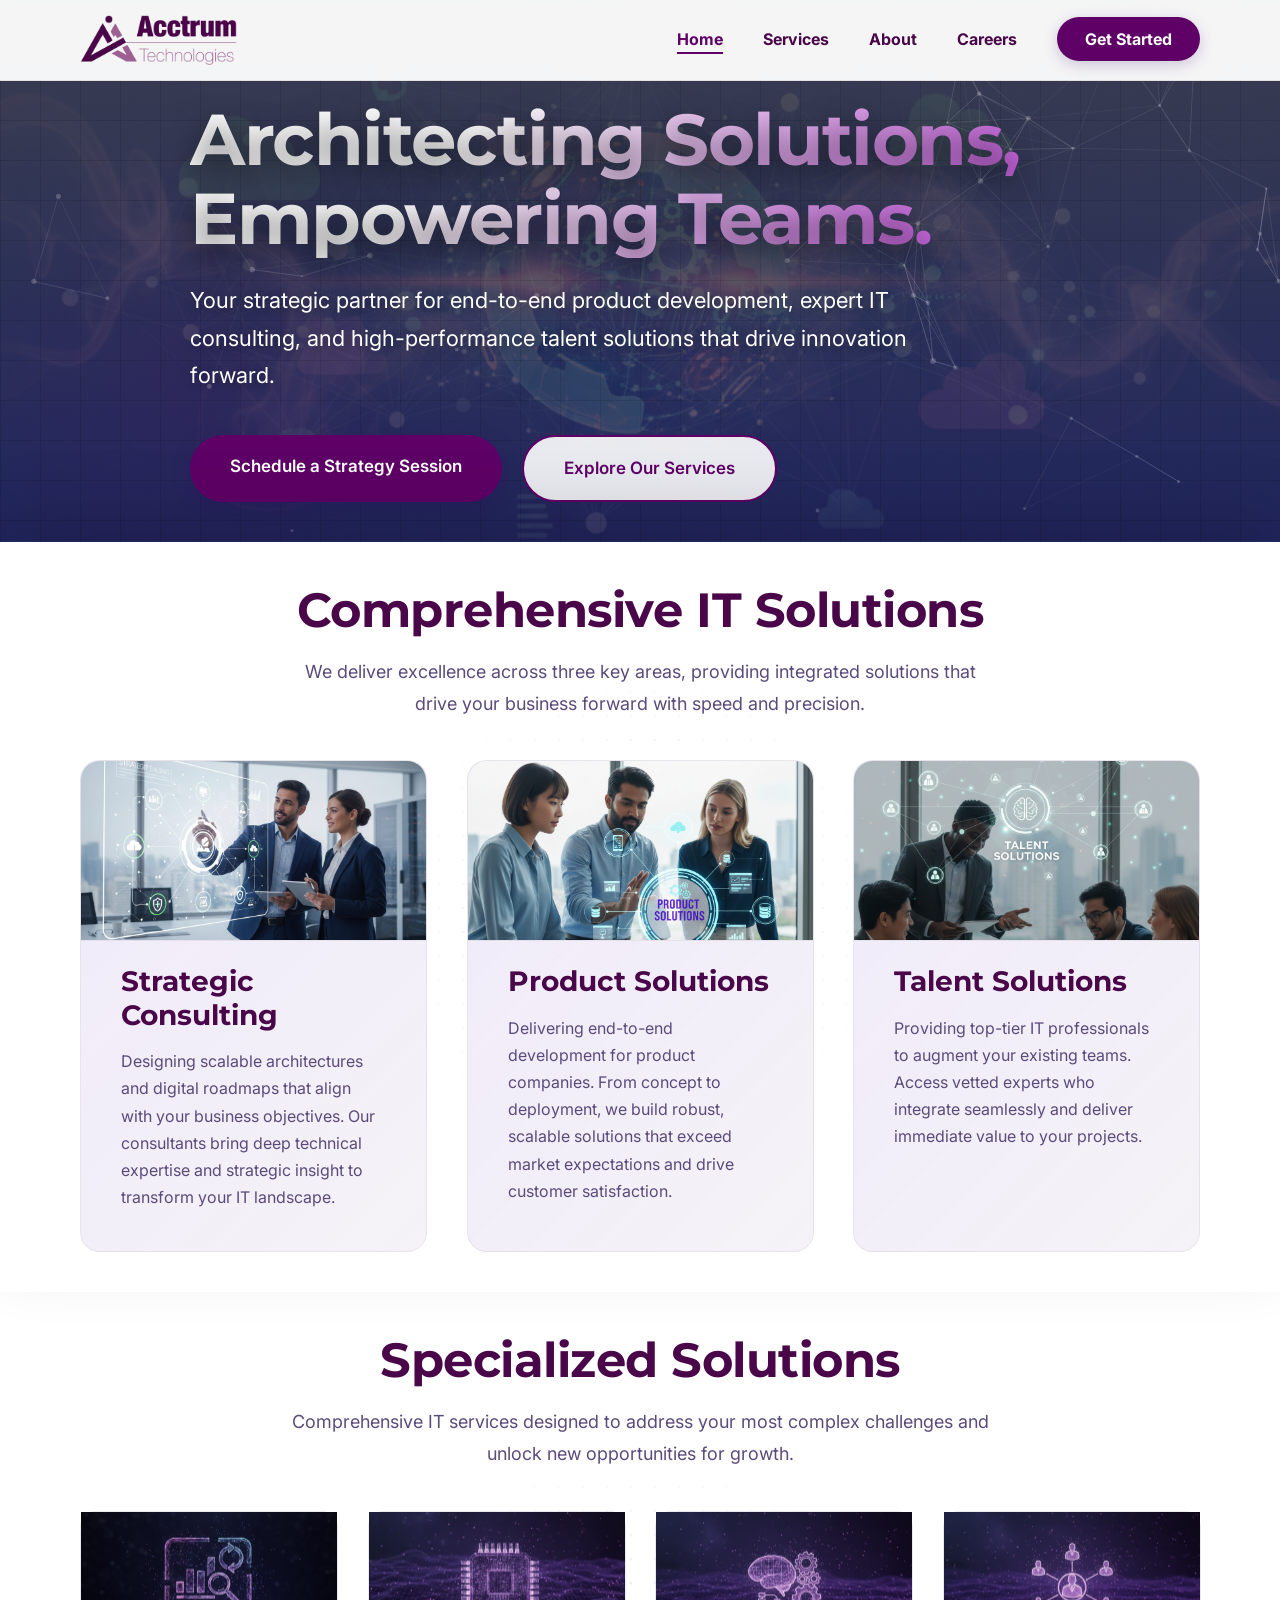
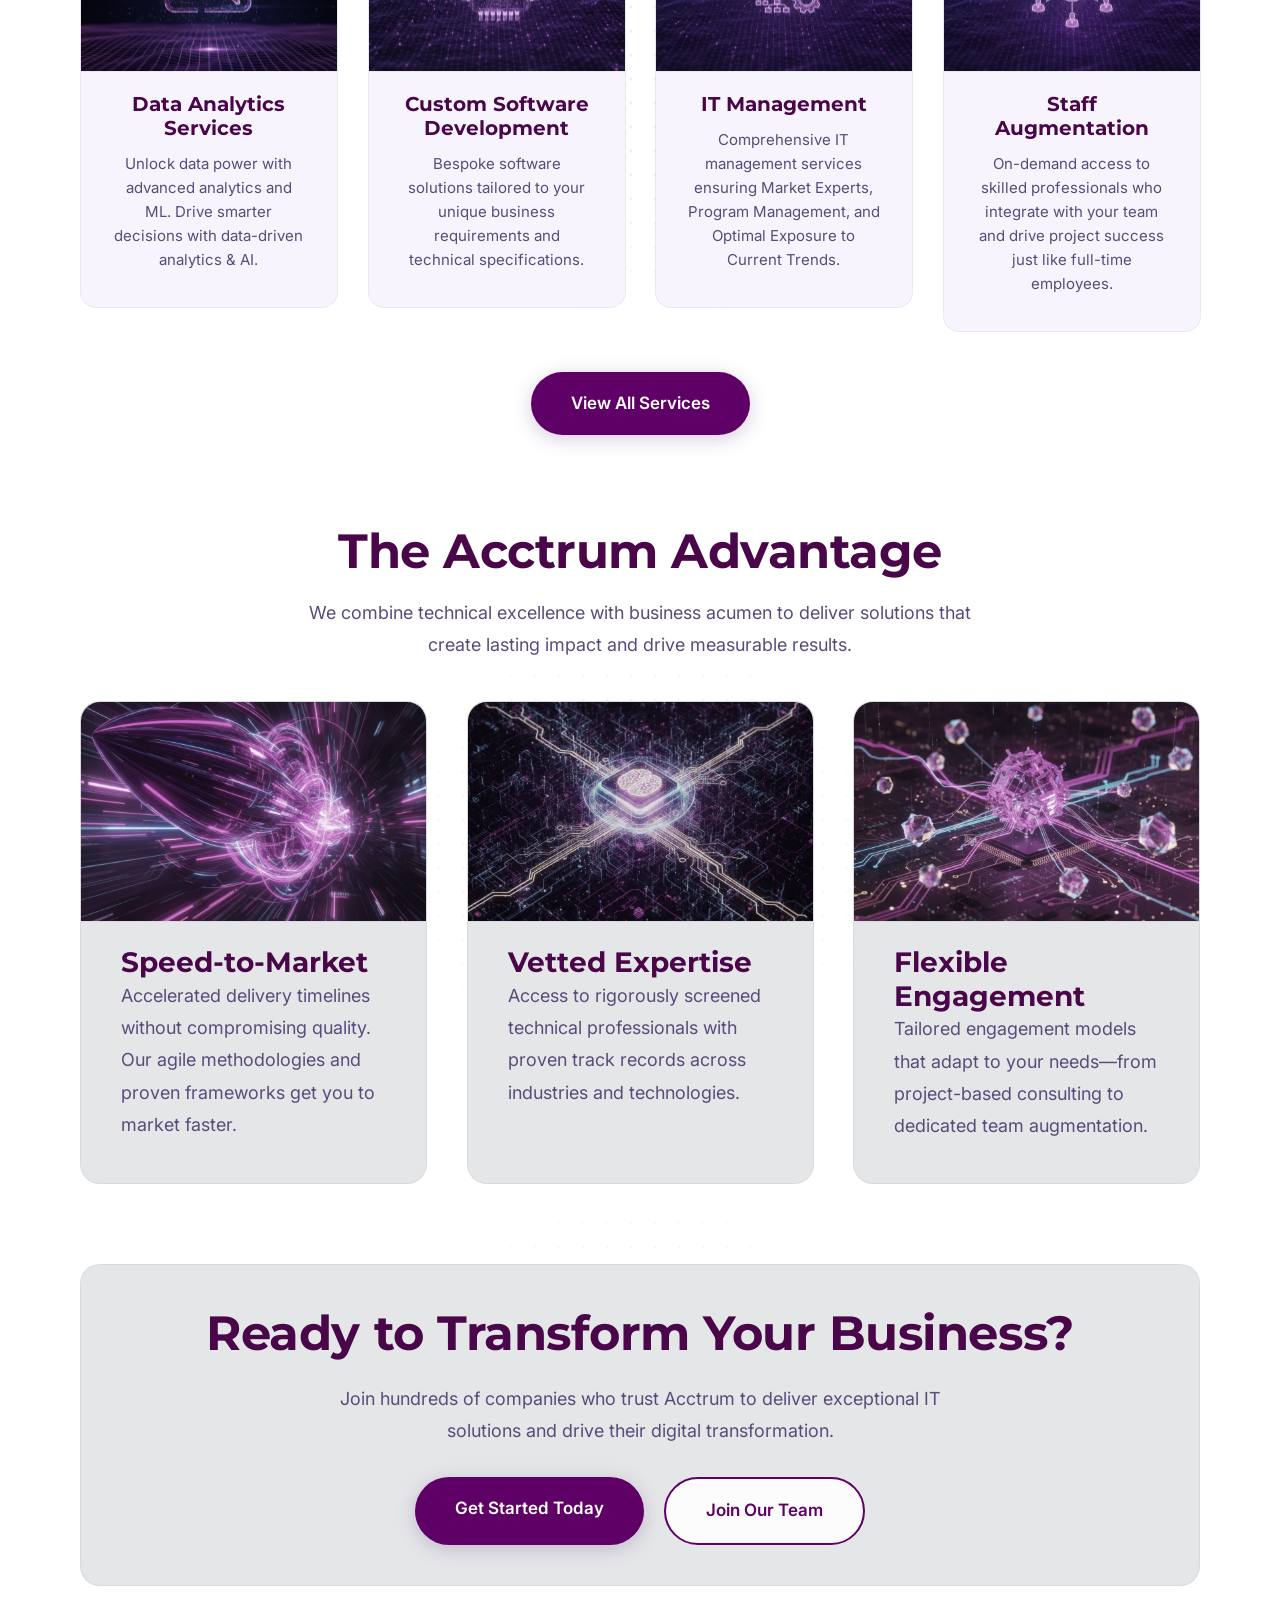
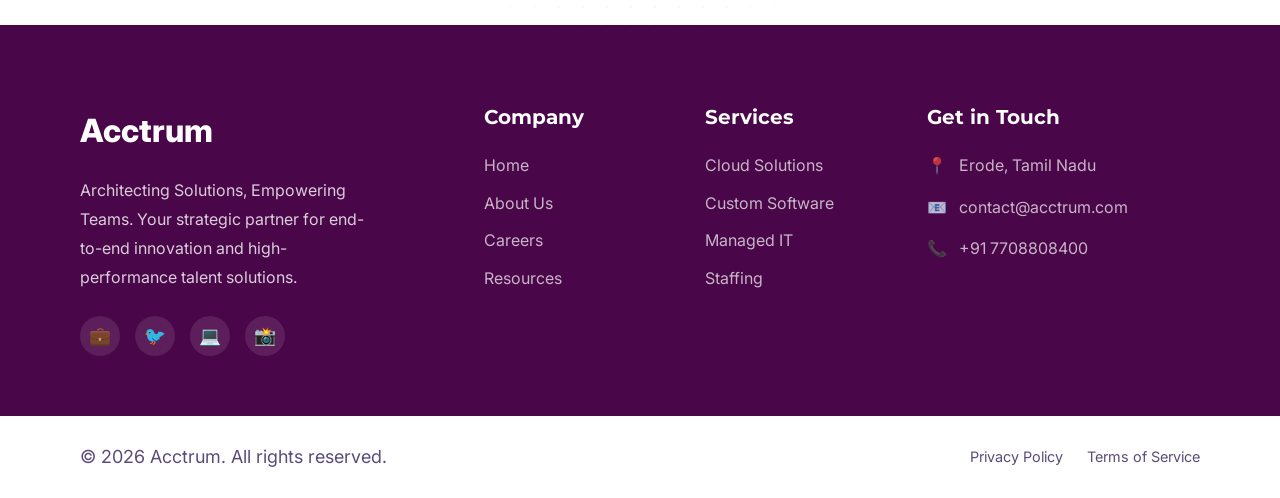
<file: index.html>
<!DOCTYPE html>
<html lang="en">

<head>
    <meta charset="UTF-8">
    <meta name="viewport" content="width=device-width, initial-scale=1.0">
    <meta name="description"
        content="Strategic IT consulting, product development, and talent solutions. Your partner for end-to-end software solutions and expert IT professionals.">
    <title>Acctrum | Architecting Solutions, Empowering Teams</title>

    <!-- Google Fonts -->
    <link rel="preconnect" href="https://fonts.googleapis.com">
    <link rel="preconnect" href="https://fonts.gstatic.com" crossorigin>
    <link
        href="https://fonts.googleapis.com/css2?family=Inter:wght@400;500;600;700;800&family=Montserrat:wght@700;800&display=swap"
        rel="stylesheet">

    <!-- Stylesheet -->
    <link rel="stylesheet" href="styles.css">
</head>

<body>
    <!-- Navigation -->
    <nav class="navbar" id="navbar">
        <div class="nav-container">
            <a href="index.html" class="logo">
                <img src="Imgs/Acctrum Logo Final.png" alt="Acctrum" class="logo-img">
            </a>
            <button class="mobile-toggle" id="mobile-toggle" aria-label="Toggle Navigation">
                <span class="bar"></span>
                <span class="bar"></span>
                <span class="bar"></span>
            </button>
            <ul class="nav-links" id="nav-links">
                <li><a href="index.html" class="active">Home</a></li>
                <li><a href="services.html">Services</a></li>
                <!-- <li><a href="courses.html">Courses</a></li> -->
                <li><a href="about.html">About</a></li>
                <li><a href="careers.html">Careers</a></li>
                <li><a href="contact.html" class="nav-cta">Get Started</a></li>
            </ul>
        </div>
    </nav>

    <!-- Hero Section -->
    <section class="hero section home-hero">
        <div class="hero-bg-overlay"></div>
        <canvas id="hero-particles"></canvas>
        <div class="container">
            <div class="hero-content">
                <h1>Architecting Solutions, Empowering Teams.</h1>
                <p class="hero-subheadline">
                    Your strategic partner for end-to-end product development, expert IT consulting,
                    and high-performance talent solutions that drive innovation forward.
                </p>
                <div class="cta-container">
                    <a href="contact.html" class="btn btn-primary">Schedule a Strategy Session</a>
                    <a href="services.html" class="btn btn-secondary">Explore Our Services</a>
                </div>
            </div>
        </div>
    </section>

    <!-- Core Pillars Section -->
    <section id="pillars" class="section">
        <div class="container">
            <div class="section-header">

                <h2 class="section-title">Comprehensive IT Solutions</h2>
                <p class="section-description">
                    We deliver excellence across three key areas, providing integrated solutions
                    that drive your business forward with speed and precision.
                </p>
            </div>

            <div class="pillars-grid">
                <!-- Pillar 1: Strategic Consulting -->
                <div class="pillar-card">
                    <div class="card-image">
                        <img src="Imgs/5.png" alt="Strategic Consulting">
                    </div>
                    <h3>Strategic Consulting</h3>
                    <p>
                        Designing scalable architectures and digital roadmaps that align with
                        your business objectives. Our consultants bring deep technical expertise
                        and strategic insight to transform your IT landscape.
                    </p>
                </div>

                <!-- Pillar 2: Product Solutions -->
                <div class="pillar-card">
                    <div class="card-image">
                        <img src="Imgs/6.png" alt="Product Solutions">
                    </div>
                    <h3>Product Solutions</h3>
                    <p>
                        Delivering end-to-end development for product companies. From concept
                        to deployment, we build robust, scalable solutions that exceed market
                        expectations and drive customer satisfaction.
                    </p>
                </div>

                <!-- Pillar 3: Talent Solutions -->
                <div class="pillar-card">
                    <div class="card-image">
                        <img src="Imgs/7.png" alt="Talent Solutions">
                    </div>
                    <h3>Talent Solutions</h3>
                    <p>
                        Providing top-tier IT professionals to augment your existing teams.
                        Access vetted experts who integrate seamlessly and deliver immediate
                        value to your projects.
                    </p>
                </div>
            </div>
        </div>
    </section>

    <!-- Services Preview Section -->
    <section id="services-preview" class="section">
        <div class="container">
            <div class="section-header">

                <h2 class="section-title">Specialized Solutions</h2>
                <p class="section-description">
                    Comprehensive IT services designed to address your most complex challenges
                    and unlock new opportunities for growth.
                </p>
            </div>

            <div class="services-grid">
                <!-- Service 1: Data Analytics Services -->
                <div class="service-card">
                    <div class="card-image">
                        <img src="Imgs/8.jpg" alt="Data Analytics">
                    </div>
                    <h3>Data Analytics Services</h3>
                    <p>
                        Unlock data power with advanced analytics and ML. Drive smarter decisions with data-driven
                        analytics & AI.
                    </p>
                </div>

                <!-- Service 2: Custom Software Development -->
                <div class="service-card">
                    <div class="card-image">
                        <img src="Imgs/9.jpg" alt="Custom Software Dev">
                    </div>
                    <h3>Custom Software Development</h3>
                    <p>
                        Bespoke software solutions tailored to your unique business
                        requirements and technical specifications.
                    </p>
                </div>

                <!-- Service 3: Managed IT -->
                <div class="service-card">
                    <div class="card-image">
                        <img src="Imgs/10.jpg" alt="Managed IT">
                    </div>
                    <h3>IT Management</h3>
                    <p>
                        Comprehensive IT management services ensuring Market Experts,
                        Program Management, and Optimal Exposure to Current Trends.
                    </p>
                </div>

                <!-- Service 4: Staff Augmentation -->
                <div class="service-card">
                    <div class="card-image">
                        <img src="Imgs/11.jpg" alt="Staff Augmentation">
                    </div>
                    <h3>Staff Augmentation</h3>
                    <p>
                        On-demand access to skilled professionals who integrate
                        with your team and drive project success just like full-time employees.
                    </p>
                </div>
            </div>

            <div style="text-align: center; margin-top: 30px;">
                <a href="services.html" class="btn btn-primary">View All Services</a>
            </div>
        </div>
    </section>

    <!-- Why Choose Us Section -->
    <section id="why-us" class="section">
        <div class="container">
            <div class="section-header">

                <h2 class="section-title">The Acctrum Advantage</h2>
                <p class="section-description">
                    We combine technical excellence with business acumen to deliver
                    solutions that create lasting impact and drive measurable results.
                </p>
            </div>

            <div class="pillars-grid">
                <div class="glass-card">
                    <div class="card-image">
                        <img src="Imgs/20.jpg" alt="Speed-to-Market">
                    </div>
                    <h3>Speed-to-Market</h3>
                    <p>
                        Accelerated delivery timelines without compromising quality.
                        Our agile methodologies and proven frameworks get you to market faster.
                    </p>
                </div>

                <div class="glass-card">
                    <div class="card-image">
                        <img src="Imgs/21.jpg" alt="Vetted Expertise">
                    </div>
                    <h3>Vetted Expertise</h3>
                    <p>
                        Access to rigorously screened technical professionals with proven
                        track records across industries and technologies.
                    </p>
                </div>

                <div class="glass-card">
                    <div class="card-image">
                        <img src="Imgs/19.jpg" alt="Flexible Engagement">
                    </div>
                    <h3>Flexible Engagement</h3>
                    <p>
                        Tailored engagement models that adapt to your needs—from project-based
                        consulting to dedicated team augmentation.
                    </p>
                </div>
            </div>
        </div>
    </section>

    <!-- CTA Section -->
    <section class="section">
        <div class="container">
            <div class="glass-card" style="text-align: center; padding: 40px 30px;">
                <h2 style="margin-bottom: 20px;">Ready to Transform Your Business?</h2>
                <p style="max-width: 600px; margin: 0 auto 30px; font-size: 1.125rem;">
                    Join hundreds of companies who trust Acctrum to deliver exceptional
                    IT solutions and drive their digital transformation.
                </p>
                <div class="cta-container" style="justify-content: center;">
                    <a href="contact.html" class="btn btn-primary">Get Started Today</a>
                    <a href="careers.html" class="btn btn-secondary">Join Our Team</a>
                </div>
            </div>
        </div>
    </section>

    <!-- Featured Courses Section (Disabled)
    <section id="featured-courses" class="section">
        <div class="container">
            <div class="section-header">
                <h2 class="section-title">Professional Academy</h2>
                <p class="section-description">
                    Empowering the next generation of IT leaders with practical, industry-aligned training.
                </p>
            </div>

            <div class="course-grid"
                style="display: grid; grid-template-columns: repeat(auto-fit, minmax(300px, 1fr)); gap: 30px;">
                <div class="glass-card">
                    <span
                        style="display: inline-block; padding: 4px 12px; background: var(--primary); color: white; border-radius: 20px; font-size: 0.8rem; font-weight: 600; margin-bottom: 15px;">NEW</span>
                    <h3>Playwright & Pytest</h3>
                    <p>Build robust automation frameworks with the world's most modern testing tool.</p>
                    <a href="courses.html" class="btn btn-secondary" style="margin-top: 15px; width: 100%;">View
                        Course</a>
                </div>
                <div class="glass-card">
                    <span
                        style="display: inline-block; padding: 4px 12px; background: rgba(0,0,0,0.1); color: var(--text-gray); border-radius: 20px; font-size: 0.8rem; font-weight: 600; margin-bottom: 15px;">COMING
                        SOON</span>
                    <h3>Python AI Fundamentals</h3>
                    <p>Start your AI journey with Python. From basics to real-world model deployment.</p>
                    <a href="courses.html" class="btn btn-secondary"
                        style="margin-top: 15px; width: 100%; pointer-events: none; opacity: 0.5;">Learn More</a>
                </div>
            </div>
        </div>
    </section>
    -->

    <!-- Footer -->
    <footer class="footer">
        <div class="container">
            <div class="footer-grid">
                <div class="footer-info">
                    <div class="footer-logo">Acctrum</div>
                    <p>Architecting Solutions, Empowering Teams. Your strategic partner for end-to-end innovation and
                        high-performance talent solutions.</p>
                    <div class="social-links">
                        <a href="#" aria-label="LinkedIn">💼</a>
                        <a href="#" aria-label="Twitter">🐦</a>
                        <a href="#" aria-label="GitHub">💻</a>
                        <a href="#" aria-label="Instagram">📸</a>
                    </div>
                </div>

                <div class="footer-nav">
                    <h3 class="footer-heading">Company</h3>
                    <ul class="footer-links">
                        <li><a href="index.html">Home</a></li>
                        <li><a href="about.html">About Us</a></li>
                        <!-- <li><a href="courses.html">Courses</a></li> -->
                        <li><a href="careers.html">Careers</a></li>
                        <li><a href="contact.html">Resources</a></li>
                    </ul>
                </div>

                <div class="footer-nav">
                    <h3 class="footer-heading">Services</h3>
                    <ul class="footer-links">
                        <li><a href="services.html">Cloud Solutions</a></li>
                        <li><a href="services.html">Custom Software</a></li>
                        <li><a href="services.html">Managed IT</a></li>
                        <li><a href="services.html">Staffing</a></li>
                    </ul>
                </div>

                <div class="footer-nav">
                    <h3 class="footer-heading">Get in Touch</h3>
                    <ul class="footer-contact">
                        <li><span>📍</span> Erode, Tamil Nadu</li>
                        <li><span>📧</span> contact@acctrum.com</li>
                        <li><span>📞</span> +91 7708808400</li>
                    </ul>
                </div>
            </div>
        </div>

        <div class="footer-bottom">
            <div class="container" style="display: flex; justify-content: space-between; align-items: center;">
                <p>&copy; 2026 Acctrum. All rights reserved.</p>
                <div class="footer-legal">
                    <a href="#" style="margin-left: 20px;">Privacy Policy</a>
                    <a href="#" style="margin-left: 20px;">Terms of Service</a>
                </div>
            </div>
        </div>
    </footer>

    <!-- JavaScript -->
    <script src="script.js"></script>
</body>

</html>
</file>
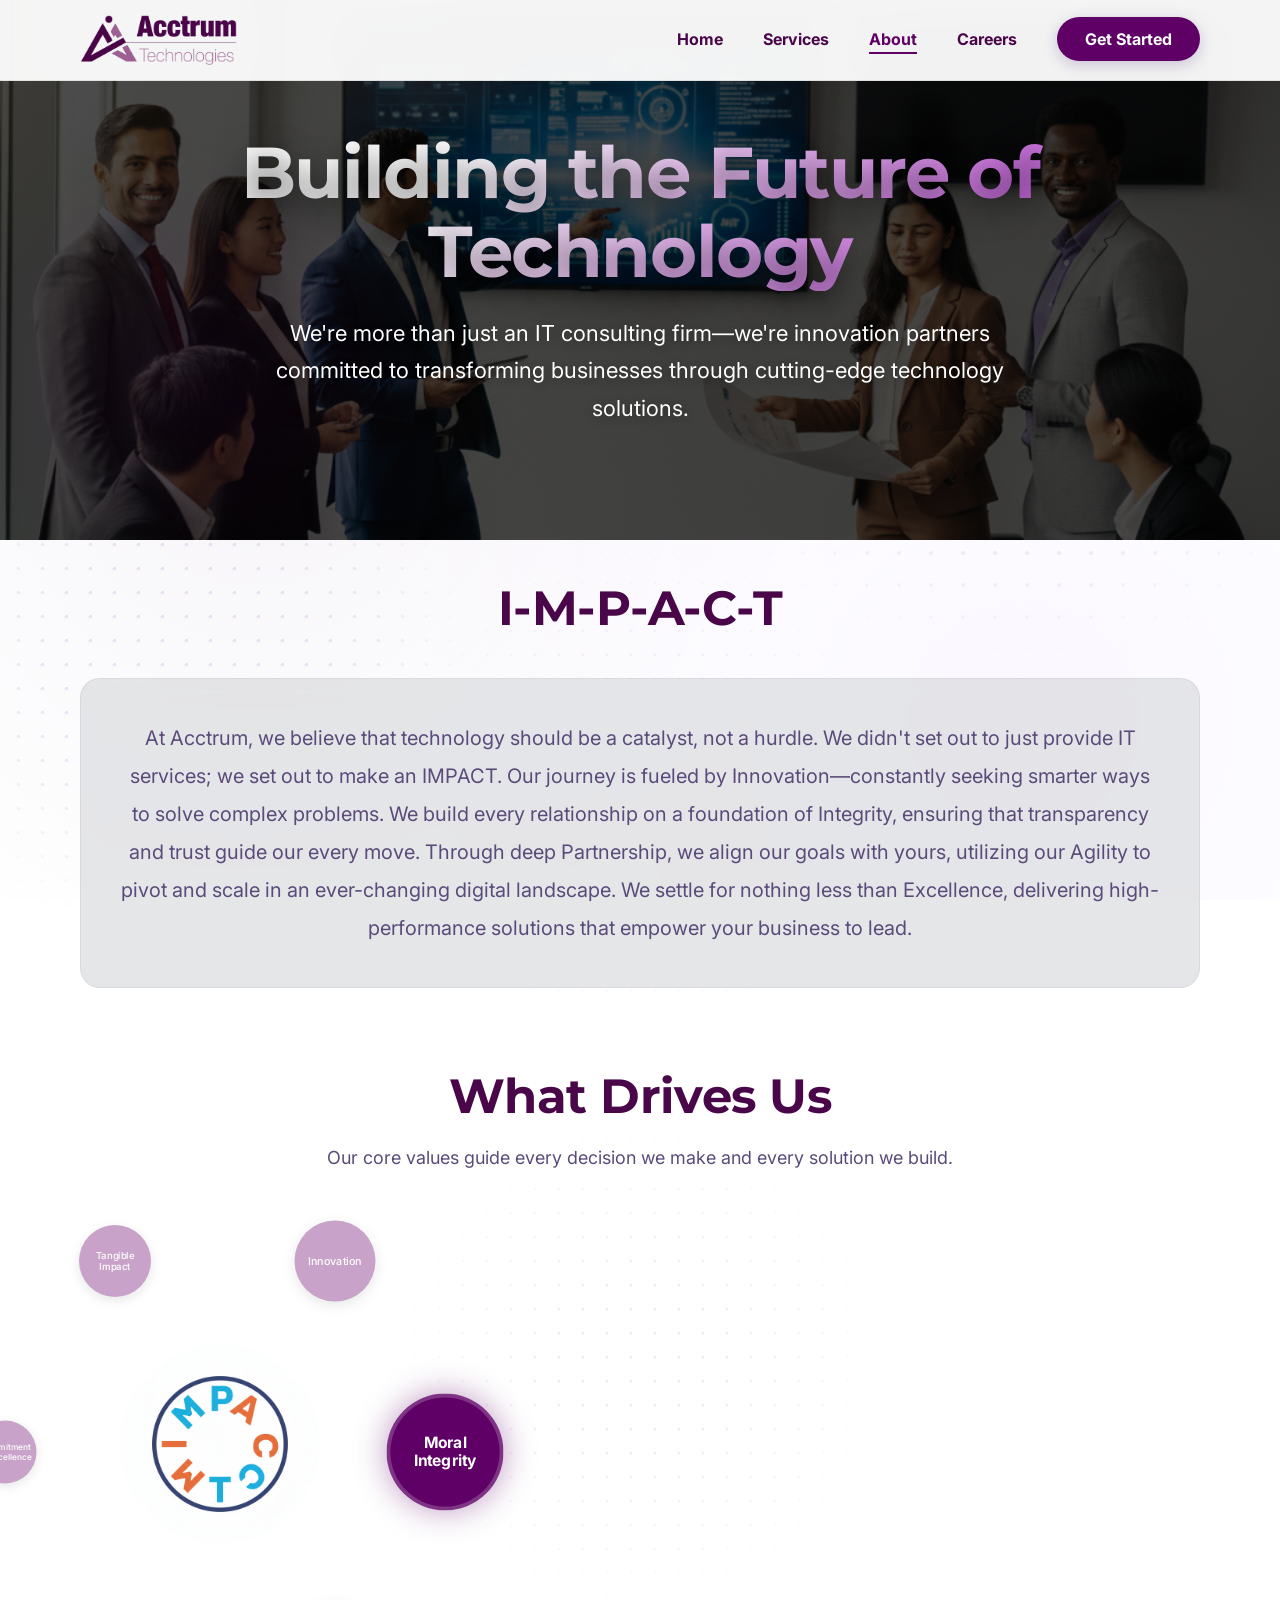
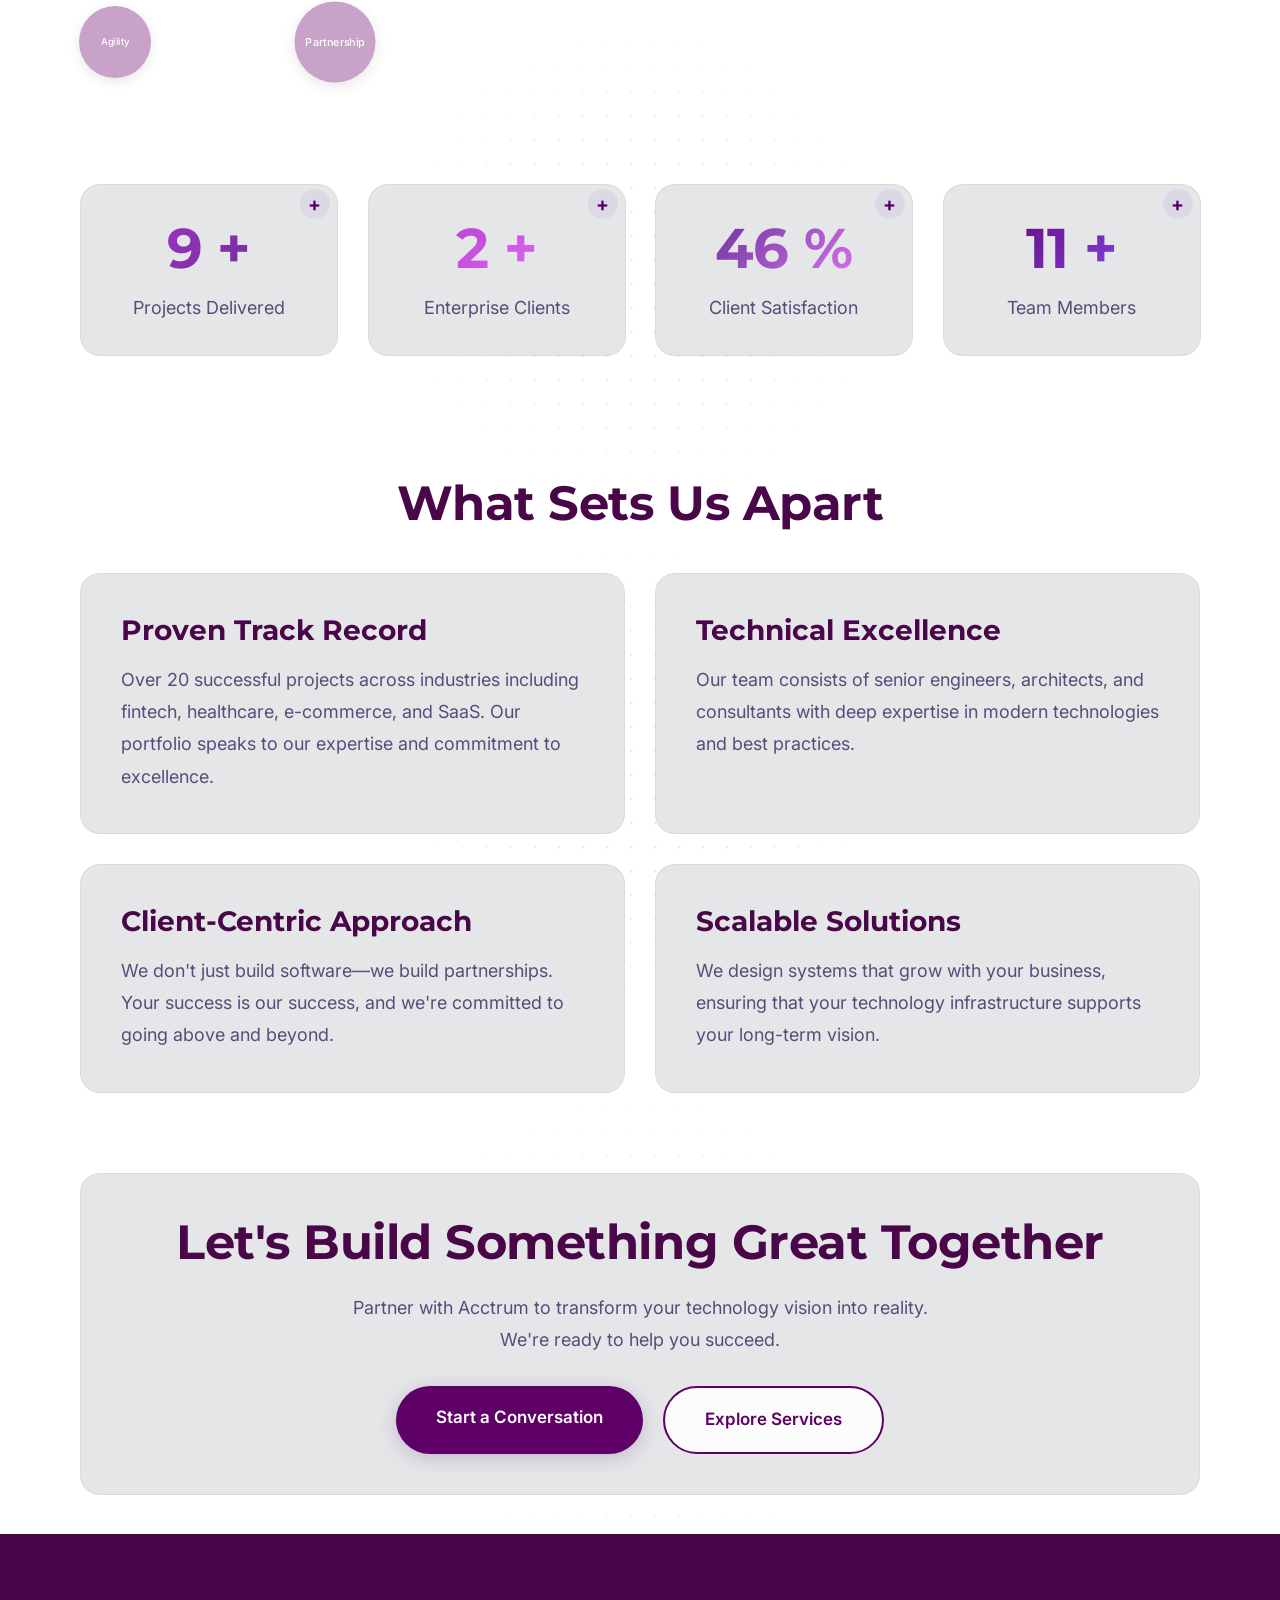
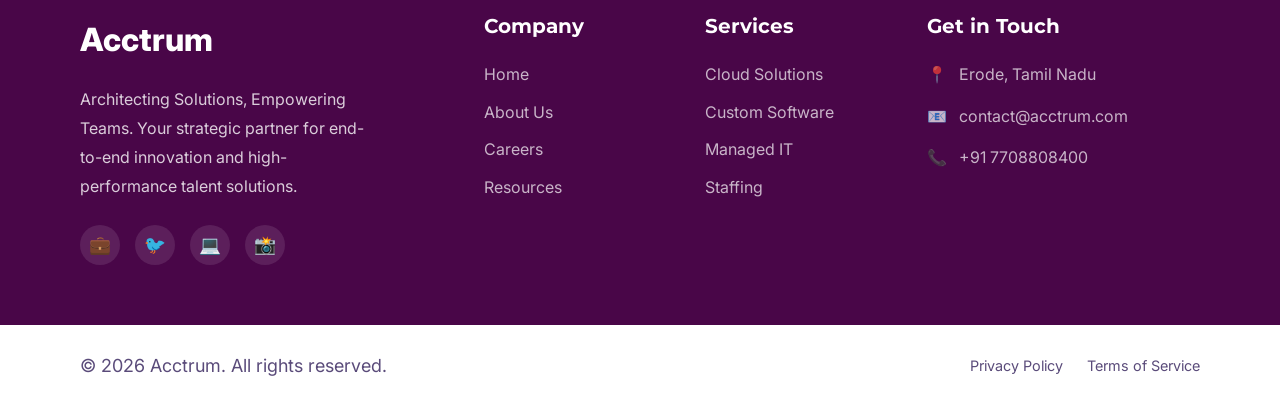
<file: about.html>
<!DOCTYPE html>
<html lang="en">

<head>
    <meta charset="UTF-8">
    <meta name="viewport" content="width=device-width, initial-scale=1.0">
    <meta name="description"
        content="Learn about Acctrum - your strategic partner for IT consulting, software development, and technology innovation.">
    <title>About Us | Acctrum - Our Story & Mission</title>

    <!-- Google Fonts -->
    <link rel="preconnect" href="https://fonts.googleapis.com">
    <link rel="preconnect" href="https://fonts.gstatic.com" crossorigin>
    <link
        href="https://fonts.googleapis.com/css2?family=Inter:wght@400;500;600;700;800&family=Montserrat:wght@700;800&display=swap"
        rel="stylesheet">

    <!-- Stylesheet -->
    <link rel="stylesheet" href="styles.css">
</head>

<body>
    <!-- Navigation -->
    <nav class="navbar" id="navbar">
        <div class="nav-container">
            <a href="index.html" class="logo">
                <img src="Imgs/Acctrum Logo Final.png" alt="Acctrum" class="logo-img">
            </a>
            <button class="mobile-toggle" id="mobile-toggle" aria-label="Toggle Navigation">
                <span class="bar"></span>
                <span class="bar"></span>
                <span class="bar"></span>
            </button>
            <ul class="nav-links" id="nav-links">
                <li><a href="index.html">Home</a></li>
                <li><a href="services.html">Services</a></li>
                <li><a href="about.html" class="active">About</a></li>
                <!-- <li><a href="courses.html">Courses</a></li> -->
                <li><a href="careers.html">Careers</a></li>
                <li><a href="contact.html" class="nav-cta">Get Started</a></li>
            </ul>
        </div>
    </nav>

    <!-- Hero Section -->
    <section class="hero section about-hero">
        <div class="container">
            <div class="hero-content" style="text-align: center; max-width: 1000px; margin: 0 auto;">
                <h1 style="margin-bottom: 24px;">Building the Future of Technology</h1>
                <p class="hero-subheadline" style="margin: 0 auto 40px;">
                    We're more than just an IT consulting firm—we're innovation partners
                    committed to transforming businesses through cutting-edge technology solutions.
                </p>
            </div>
        </div>
    </section>

    <!-- Mission Section -->
    <section class="section">
        <div class="container">
            <div class="section-header">

                <h2 class="section-title">I-M-P-A-C-T</h2>
            </div>

            <div class="glass-card" style="max-width: 1200px; margin: 0 auto; padding: 40px;">
                <p style="font-size: 1.25rem; line-height: 1.9; color: var(--text-gray); text-align: center;">
                    At Acctrum, we believe that technology should be a catalyst, not a hurdle.
                    We didn't set out to just provide IT services; we set out to make an IMPACT.
                    Our journey is fueled by Innovation—constantly seeking smarter ways to solve complex problems.
                    We build every relationship on a foundation of Integrity, ensuring that transparency and trust
                    guide our every move. Through deep Partnership, we align our goals with yours,
                    utilizing our Agility to pivot and scale in an ever-changing digital landscape.
                    We settle for nothing less than Excellence, delivering high-performance solutions that empower
                    your business to lead.
                </p>
            </div>
        </div>
    </section>

    <!-- Values Section -->
    <section class="section">
        <div class="container">
            <div class="section-header">

                <h2 class="section-title">What Drives Us</h2>
                <p class="section-description">
                    Our core values guide every decision we make and every solution we build.
                </p>
            </div>

            <div class="values-carousel-wrapper">
                <div class="values-queue" id="valuesQueue">
                    <div class="values-center-image">
                        <img src="Imgs/25.png" alt="Core Values">
                    </div>
                    <!-- Circles populated by JS -->
                </div>
                <div class="values-focal-point">
                    <div class="active-value-card" id="activeValueCard">
                        <div class="active-circle-glow"></div>
                        <div class="active-content" id="activeContent">
                            <h3 id="activeTitle">Innovation</h3>
                            <p id="activeDesc">Did we bring a fresh idea to this project?.</p>
                        </div>
                    </div>
                </div>
            </div>
        </div>
    </section>

    <!-- Stats Section -->
    <section class="section" id="stats-section">
        <div class="container">
            <div class="services-grid">
                <!-- Card 1 -->
                <div class="glass-card expandable-card">
                    <div class="card-content">
                        <h2
                            style="font-size: 3.5rem; margin-bottom: 10px; background: linear-gradient(135deg, var(--primary-light), var(--secondary)); -webkit-background-clip: text; -webkit-text-fill-color: transparent; background-clip: text;">
                            20+</h2>
                        <p style="color: var(--text-gray); font-size: 1.125rem;">Projects Delivered</p>
                        <div class="expand-icon">+</div>
                    </div>
                    <div class="card-details">
                        <p>We have successfully delivered scalable solutions across various industries including
                            Fintech, Healthcare, and E-commerce.</p>
                        <ul style="text-align: left; margin-top: 15px; font-size: 0.9rem; color: var(--text-gray);">
                            <li>• Banking & Financial Portals</li>
                            <li>• Healthcare Management Systems</li>
                            <li>• E-commerce Platforms</li>
                            <li>• Custom ERP Solutions</li>
                        </ul>
                    </div>
                </div>

                <!-- Card 2 -->
                <div class="glass-card expandable-card">
                    <div class="card-content">
                        <h2
                            style="font-size: 3.5rem; margin-bottom: 10px; background: linear-gradient(135deg, var(--primary-light), var(--accent)); -webkit-background-clip: text; -webkit-text-fill-color: transparent; background-clip: text;">
                            5+</h2>
                        <p style="color: var(--text-gray); font-size: 1.125rem;">Enterprise Clients</p>
                        <div class="expand-icon">+</div>
                    </div>
                    <div class="card-details">
                        <p>Trusted by industry leaders to drive their digital transformation.</p>
                        <div class="client-grid"
                            style="display: grid; grid-template-columns: repeat(2, 1fr); gap: 10px; margin-top: 15px;">
                            <div
                                style="background: rgba(0,0,0,0.05); padding: 10px; border-radius: 8px; font-size: 0.8rem; font-weight: 600;">
                                TechCorp</div>
                            <div
                                style="background: rgba(0,0,0,0.05); padding: 10px; border-radius: 8px; font-size: 0.8rem; font-weight: 600;">
                                HealthPlus</div>
                            <div
                                style="background: rgba(0,0,0,0.05); padding: 10px; border-radius: 8px; font-size: 0.8rem; font-weight: 600;">
                                FinFlow</div>
                            <div
                                style="background: rgba(0,0,0,0.05); padding: 10px; border-radius: 8px; font-size: 0.8rem; font-weight: 600;">
                                RetailX</div>
                        </div>
                    </div>
                </div>

                <!-- Card 3 -->
                <div class="glass-card expandable-card">
                    <div class="card-content">
                        <h2
                            style="font-size: 3.5rem; margin-bottom: 10px; background: linear-gradient(135deg, var(--secondary), var(--accent)); -webkit-background-clip: text; -webkit-text-fill-color: transparent; background-clip: text;">
                            98%</h2>
                        <p style="color: var(--text-gray); font-size: 1.125rem;">Client Satisfaction</p>
                        <div class="expand-icon">+</div>
                    </div>
                    <div class="card-details">
                        <p>Our commitment to excellence is reflected in our exceptional client retention and
                            satisfaction rates.</p>
                        <ul style="text-align: left; margin-top: 15px; font-size: 0.9rem; color: var(--text-gray);">
                            <li>• 24/7 Dedicated Support</li>
                            <li>• Transparent Communication</li>
                            <li>• On-time Delivery Guarantee</li>
                        </ul>
                    </div>
                </div>

                <!-- Card 4 -->
                <div class="glass-card expandable-card">
                    <div class="card-content">
                        <h2
                            style="font-size: 3.5rem; margin-bottom: 10px; background: linear-gradient(135deg, var(--primary), var(--secondary-light)); -webkit-background-clip: text; -webkit-text-fill-color: transparent; background-clip: text;">
                            25+</h2>
                        <p style="color: var(--text-gray); font-size: 1.125rem;">Team Members</p>
                        <div class="expand-icon">+</div>
                    </div>
                    <div class="card-details">
                        <p>A diverse team of certified experts passionate about technology.</p>
                        <ul style="text-align: left; margin-top: 15px; font-size: 0.9rem; color: var(--text-gray);">
                            <li>• Solutions Architects</li>
                            <li>• Senior Full-stack Devs</li>
                            <li>• DevOps Engineers</li>
                            <li>• UI/UX Designers</li>
                        </ul>
                    </div>
                </div>
            </div>
        </div>
    </section>

    <!-- Team Section - Disabled/Hidden as requested
    <section class="section">
        <div class="container">
            <div class="section-header">

                <h2 class="section-title">Meet the Experts</h2>
                <p class="section-description">
                    A diverse team of talented professionals passionate about technology and innovation.
                </p>
            </div>

            <div class="pillars-grid">
                <div class="glass-card" style="text-align: center;">
                    <div class="card-image">
                        <img src="Imgs/1.png" alt="N.V.Karthikeyan">
                    </div>
                    <h3>N.V.Karthikeyan</h3>
                    <p style="color: var(--primary-light); margin-bottom: 10px;">CEO & Founder</p>
                    <p style="font-size: 0.9375rem;">
                        15+ years in enterprise software, passionate about building
                        scalable solutions and empowering teams.
                    </p>
                </div>

                <div class="glass-card" style="text-align: center;">
                    <div class="card-image">
                        <img src="Imgs/1.png" alt="N.Sabareesh">
                    </div>
                    <h3>N.Sabareesh</h3>
                    <p style="color: var(--primary-light); margin-bottom: 10px;">CTO</p>
                    <p style="font-size: 0.9375rem;">
                        Cloud architect and DevOps expert with a track record of
                        transforming legacy systems into modern platforms.
                    </p>
                </div>

                <div class="glass-card" style="text-align: center;">
                    <div class="card-image">
                        <img src="Imgs/1.png" alt="Dinesh">
                    </div>
                    <h3>Dinesh</h3>
                    <p style="color: var(--primary-light); margin-bottom: 10px;">VP of Engineering</p>
                    <p style="font-size: 0.9375rem;">
                        Full-stack expert who leads our development teams with a
                        focus on quality and continuous improvement.
                    </p>
                </div>
            </div>
        </div>
    </section>
    -->

    <!-- Why Choose Us -->
    <section class="section">
        <div class="container">
            <div class="section-header">

                <h2 class="section-title">What Sets Us Apart</h2>
            </div>

            <div class="job-grid">
                <div class="glass-card">
                    <h3 style="margin-bottom: 16px;">Proven Track Record</h3>
                    <p>
                        Over 20 successful projects across industries including fintech,
                        healthcare, e-commerce, and SaaS. Our portfolio speaks to our
                        expertise and commitment to excellence.
                    </p>
                </div>

                <div class="glass-card">
                    <h3 style="margin-bottom: 16px;">Technical Excellence</h3>
                    <p>
                        Our team consists of senior engineers, architects, and consultants
                        with deep expertise in modern technologies and best practices.
                    </p>
                </div>

                <div class="glass-card">
                    <h3 style="margin-bottom: 16px;">Client-Centric Approach</h3>
                    <p>
                        We don't just build software—we build partnerships. Your success
                        is our success, and we're committed to going above and beyond.
                    </p>
                </div>

                <div class="glass-card">
                    <h3 style="margin-bottom: 16px;">Scalable Solutions</h3>
                    <p>
                        We design systems that grow with your business, ensuring that your
                        technology infrastructure supports your long-term vision.
                    </p>
                </div>
            </div>
        </div>
    </section>

    <!-- CTA Section -->
    <section class="section">
        <div class="container">
            <div class="glass-card" style="text-align: center; padding: 40px 30px;">
                <h2 style="margin-bottom: 20px;">Let's Build Something Great Together</h2>
                <p style="max-width: 600px; margin: 0 auto 30px; font-size: 1.125rem;">
                    Partner with Acctrum to transform your technology vision into reality.
                    We're ready to help you succeed.
                </p>
                <div class="cta-container" style="justify-content: center;">
                    <a href="contact.html" class="btn btn-primary">Start a Conversation</a>
                    <a href="services.html" class="btn btn-secondary">Explore Services</a>
                </div>
            </div>
        </div>
    </section>

    <!-- Footer -->
    <footer class="footer">
        <div class="container">
            <div class="footer-grid">
                <div class="footer-info">
                    <div class="footer-logo">Acctrum</div>
                    <p>Architecting Solutions, Empowering Teams. Your strategic partner for end-to-end innovation and
                        high-performance talent solutions.</p>
                    <div class="social-links">
                        <a href="#" aria-label="LinkedIn">💼</a>
                        <a href="#" aria-label="Twitter">🐦</a>
                        <a href="#" aria-label="GitHub">💻</a>
                        <a href="#" aria-label="Instagram">📸</a>
                    </div>
                </div>

                <div class="footer-nav">
                    <h3 class="footer-heading">Company</h3>
                    <ul class="footer-links">
                        <li><a href="index.html">Home</a></li>
                        <li><a href="about.html">About Us</a></li>
                        <!-- <li><a href="courses.html">Courses</a></li> -->
                        <li><a href="careers.html">Careers</a></li>
                        <li><a href="contact.html">Resources</a></li>
                    </ul>
                </div>

                <div class="footer-nav">
                    <h3 class="footer-heading">Services</h3>
                    <ul class="footer-links">
                        <li><a href="services.html">Cloud Solutions</a></li>
                        <li><a href="services.html">Custom Software</a></li>
                        <li><a href="services.html">Managed IT</a></li>
                        <li><a href="services.html">Staffing</a></li>
                    </ul>
                </div>

                <div class="footer-nav">
                    <h3 class="footer-heading">Get in Touch</h3>
                    <ul class="footer-contact">
                        <li><span>📍</span> Erode, Tamil Nadu</li>
                        <li><span>📧</span> contact@acctrum.com</li>
                        <li><span>📞</span> +91 7708808400</li>
                    </ul>
                </div>
            </div>
        </div>

        <div class="footer-bottom">
            <div class="container" style="display: flex; justify-content: space-between; align-items: center;">
                <p>&copy; 2026 Acctrum. All rights reserved.</p>
                <div class="footer-legal">
                    <a href="#" style="margin-left: 20px;">Privacy Policy</a>
                    <a href="#" style="margin-left: 20px;">Terms of Service</a>
                </div>
            </div>
        </div>
    </footer>

    <!-- JavaScript -->
    <script src="script.js"></script>
</body>

</html>
</file>
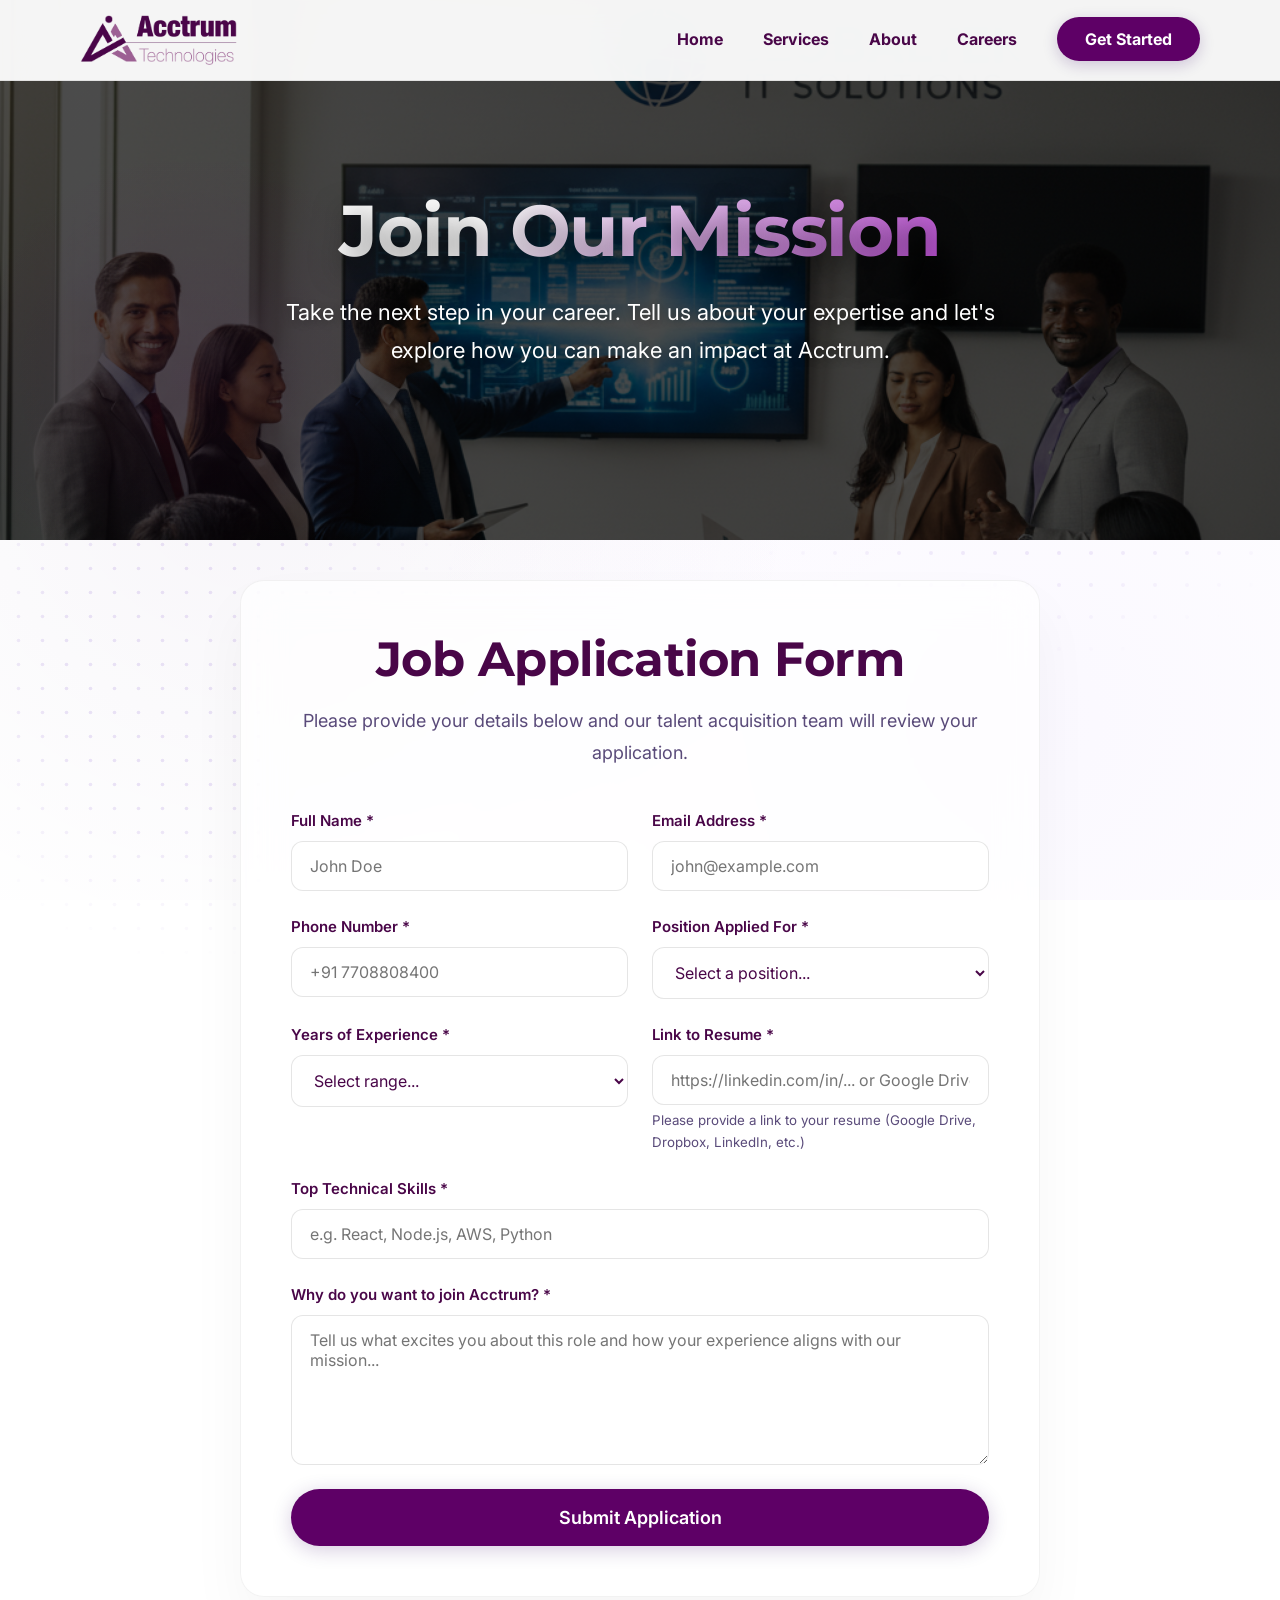
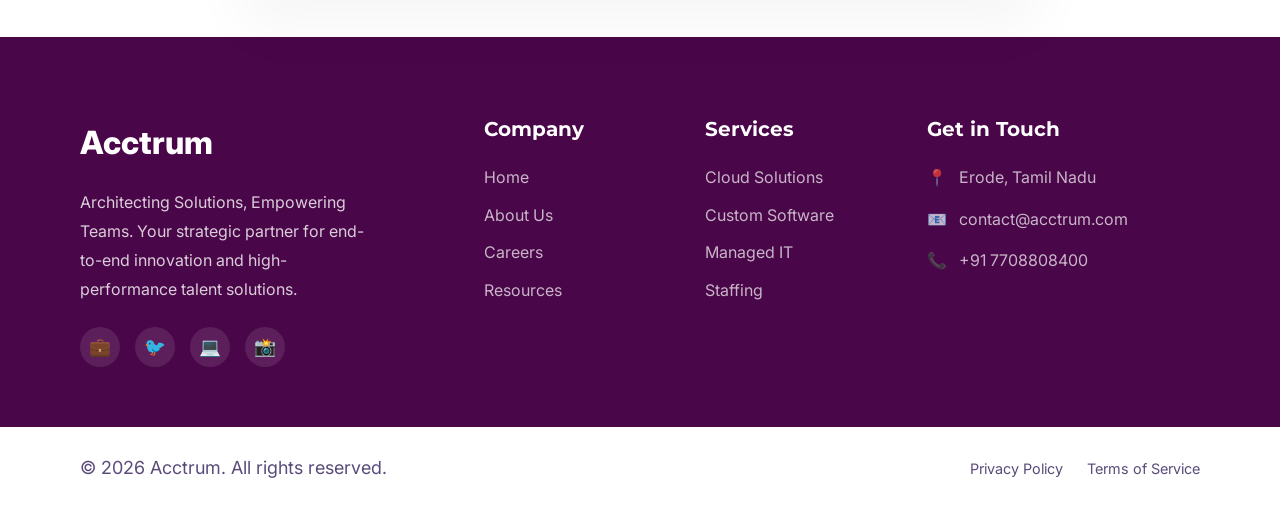
<file: apply.html>
<!DOCTYPE html>
<html lang="en">

<head>
    <meta charset="UTF-8">
    <meta name="viewport" content="width=device-width, initial-scale=1.0">
    <meta name="description"
        content="Apply for a position at Acctrum. Join our team of innovators and tech enthusiasts.">
    <title>Job Application | Acctrum - Join Our Team</title>

    <!-- Google Fonts -->
    <link rel="preconnect" href="https://fonts.googleapis.com">
    <link rel="preconnect" href="https://fonts.gstatic.com" crossorigin>
    <link
        href="https://fonts.googleapis.com/css2?family=Inter:wght@400;500;600;700;800&family=Montserrat:wght@700;800&display=swap"
        rel="stylesheet">

    <!-- Stylesheet -->
    <link rel="stylesheet" href="styles.css">
</head>

<body>
    <!-- Navigation -->
    <nav class="navbar" id="navbar">
        <div class="nav-container">
            <a href="index.html" class="logo">
                <img src="Imgs/Acctrum Logo Final.png" alt="Acctrum" class="logo-img">
            </a>
            <button class="mobile-toggle" id="mobile-toggle" aria-label="Toggle Navigation">
                <span class="bar"></span>
                <span class="bar"></span>
                <span class="bar"></span>
            </button>
            <ul class="nav-links" id="nav-links">
                <li><a href="index.html">Home</a></li>
                <li><a href="services.html">Services</a></li>
                <li><a href="about.html">About</a></li>
                <!-- <li><a href="courses.html">Courses</a></li> -->
                <li><a href="careers.html" class="active">Careers</a></li>
                <li><a href="contact.html" class="nav-cta">Get Started</a></li>
            </ul>
        </div>
    </nav>

    <!-- Hero Section -->
    <section class="hero section contact-hero">
        <div class="container">
            <div class="hero-content" style="text-align: center; max-width: 1000px; margin: 0 auto;">
                <h1 style="margin-bottom: 24px;">Join Our Mission</h1>
                <p class="hero-subheadline" style="margin: 0 auto 40px;">
                    Take the next step in your career. Tell us about your expertise and let's
                    explore how you can make an impact at Acctrum.
                </p>
            </div>
        </div>
    </section>

    <!-- Application Form Section -->
    <section class="section">
        <div class="container">
            <div class="form-container">
                <div class="section-header" style="margin-bottom: 40px;">
                    <h2 class="section-title">Job Application Form</h2>
                    <p class="section-description">
                        Please provide your details below and our talent acquisition team will review your application.
                    </p>
                </div>

                <!-- Hidden iframe for target -->
                <iframe name="careers_iframe" id="careers_iframe" style="display:none;"
                    onload="if(this.dataset.submitted){showCareerSuccess();}"></iframe>

                <form id="careersForm" onsubmit="return handleCareersSubmit(event)"
                    action="https://docs.google.com/forms/d/e/1FAIpQLSd23k_tLZmgMQQXvQMmnHW33bounxvnTa46nvoo0jK4Y_iuZw/formResponse"
                    method="POST" target="careers_iframe">
                    <input type="hidden" name="fvv" value="1">
                    <input type="hidden" name="pageHistory" value="0">
                    <div class="form-grid">
                        <div class="form-group">
                            <label for="fullName">Full Name *</label>
                            <input type="text" id="fullName" name="entry.1658997929" required placeholder="John Doe">
                        </div>

                        <div class="form-group">
                            <label for="email">Email Address *</label>
                            <input type="email" id="email" name="entry.2121664954" required
                                placeholder="john@example.com">
                        </div>

                        <div class="form-group">
                            <label for="phone">Phone Number *</label>
                            <input type="tel" id="phone" name="entry.779580397" required placeholder="+91 7708808400">
                        </div>

                        <div class="form-group">
                            <label for="position">Position Applied For *</label>
                            <select id="position" name="entry.1618313231" required>
                                <option value="">Select a position...</option>
                                <option value="Senior Full Stack Developer">Senior Full Stack Developer</option>
                                <option value="Cloud Solutions Architect">Cloud Solutions Architect</option>
                                <option value="Senior Product Manager">Senior Product Manager</option>
                                <option value="DevOps Engineer">DevOps Engineer</option>
                                <option value="Senior UX/UI Designer">Senior UX/UI Designer</option>
                                <option value="Data Engineer">Data Engineer</option>
                                <option value="Other / General Application">Other / General Application</option>
                            </select>
                        </div>

                        <div class="form-group">
                            <label for="experience">Years of Experience *</label>
                            <select id="experience" name="entry.278815403" required>
                                <option value="">Select range...</option>
                                <option value="0 - 2 Years">0 - 2 Years</option>
                                <option value="3 - 5 Years">3 - 5 Years</option>
                                <option value="6 - 10 Years">6 - 10 Years</option>
                                <option value="10+ Years">10+ Years</option>
                            </select>
                        </div>

                        <div class="form-group">
                            <label for="resume">Link to Resume *</label>
                            <input type="text" id="resume" name="entry.388406154" required
                                placeholder="https://linkedin.com/in/... or Google Drive Link">
                            <small style="color: var(--text-gray); display: block; margin-top: 5px;">
                                Please provide a link to your resume (Google Drive, Dropbox, LinkedIn, etc.)
                            </small>
                        </div>

                        <div class="form-group full-width">
                            <label for="skills">Top Technical Skills *</label>
                            <input type="text" id="skills" name="entry.132315067" required
                                placeholder="e.g. React, Node.js, AWS, Python">
                        </div>

                        <div class="form-group full-width">
                            <label for="coverLetter">Why do you want to join Acctrum? *</label>
                            <textarea id="coverLetter" name="entry.1105045967" required
                                placeholder="Tell us what excites you about this role and how your experience aligns with our mission..."></textarea>
                        </div>
                    </div>

                    <button type="submit" class="form-submit">Submit Application</button>
                </form>
            </div>
        </div>
    </section>

    <!-- Footer -->
    <footer class="footer">
        <div class="container">
            <div class="footer-grid">
                <div class="footer-info">
                    <div class="footer-logo">Acctrum</div>
                    <p>Architecting Solutions, Empowering Teams. Your strategic partner for end-to-end innovation and
                        high-performance talent solutions.</p>
                    <div class="social-links">
                        <a href="#" aria-label="LinkedIn">💼</a>
                        <a href="#" aria-label="Twitter">🐦</a>
                        <a href="#" aria-label="GitHub">💻</a>
                        <a href="#" aria-label="Instagram">📸</a>
                    </div>
                </div>

                <div class="footer-nav">
                    <h3 class="footer-heading">Company</h3>
                    <ul class="footer-links">
                        <li><a href="index.html">Home</a></li>
                        <li><a href="about.html">About Us</a></li>
                        <!-- <li><a href="courses.html">Courses</a></li> -->
                        <li><a href="careers.html">Careers</a></li>
                        <li><a href="contact.html">Resources</a></li>
                    </ul>
                </div>

                <div class="footer-nav">
                    <h3 class="footer-heading">Services</h3>
                    <ul class="footer-links">
                        <li><a href="services.html">Cloud Solutions</a></li>
                        <li><a href="services.html">Custom Software</a></li>
                        <li><a href="services.html">Managed IT</a></li>
                        <li><a href="services.html">Staffing</a></li>
                    </ul>
                </div>

                <div class="footer-nav">
                    <h3 class="footer-heading">Get in Touch</h3>
                    <ul class="footer-contact">
                        <li><span>📍</span> Erode, Tamil Nadu</li>
                        <li><span>📧</span> contact@acctrum.com</li>
                        <li><span>📞</span> +91 7708808400</li>
                    </ul>
                </div>
            </div>
        </div>

        <div class="footer-bottom">
            <div class="container" style="display: flex; justify-content: space-between; align-items: center;">
                <p>&copy; 2026 Acctrum. All rights reserved.</p>
                <div class="footer-legal">
                    <a href="#" style="margin-left: 20px;">Privacy Policy</a>
                    <a href="#" style="margin-left: 20px;">Terms of Service</a>
                </div>
            </div>
        </div>
    </footer>

    <!-- JavaScript -->
    <script src="script.js"></script>
</body>

</html>
</file>
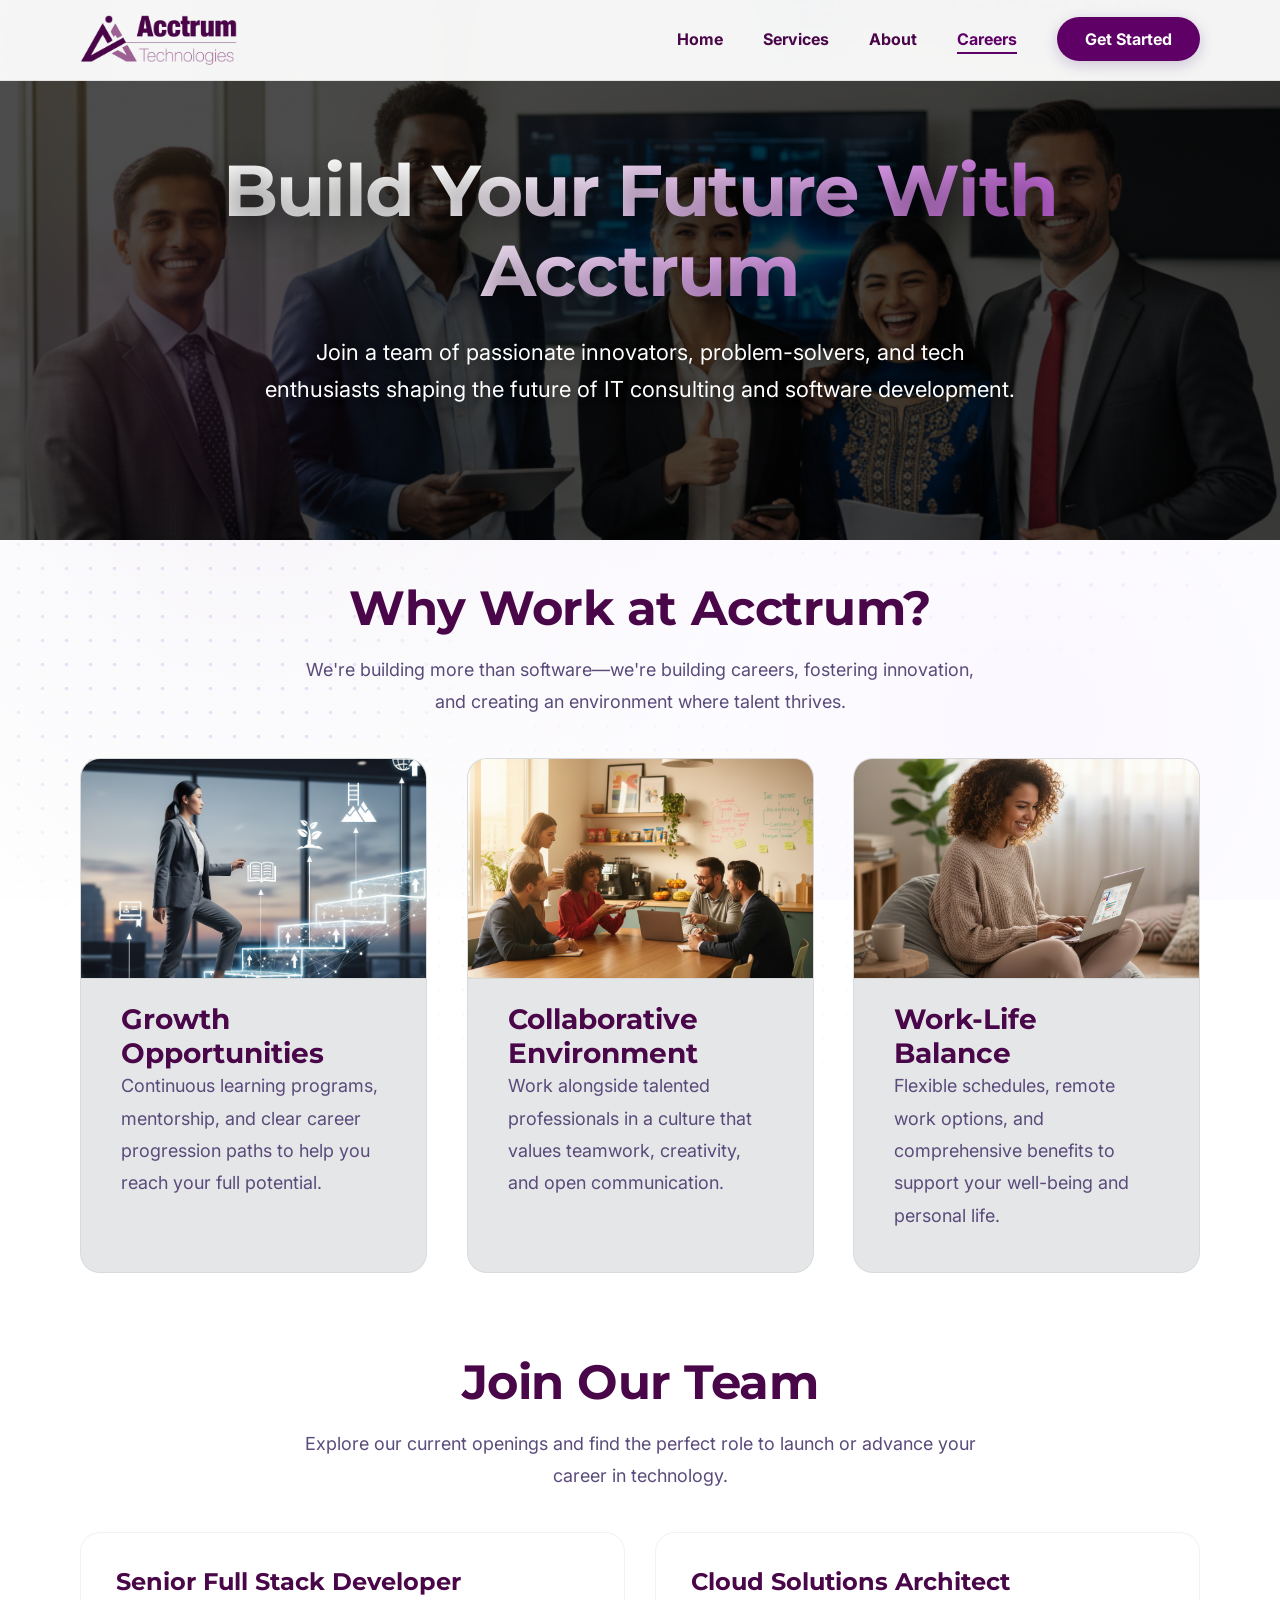
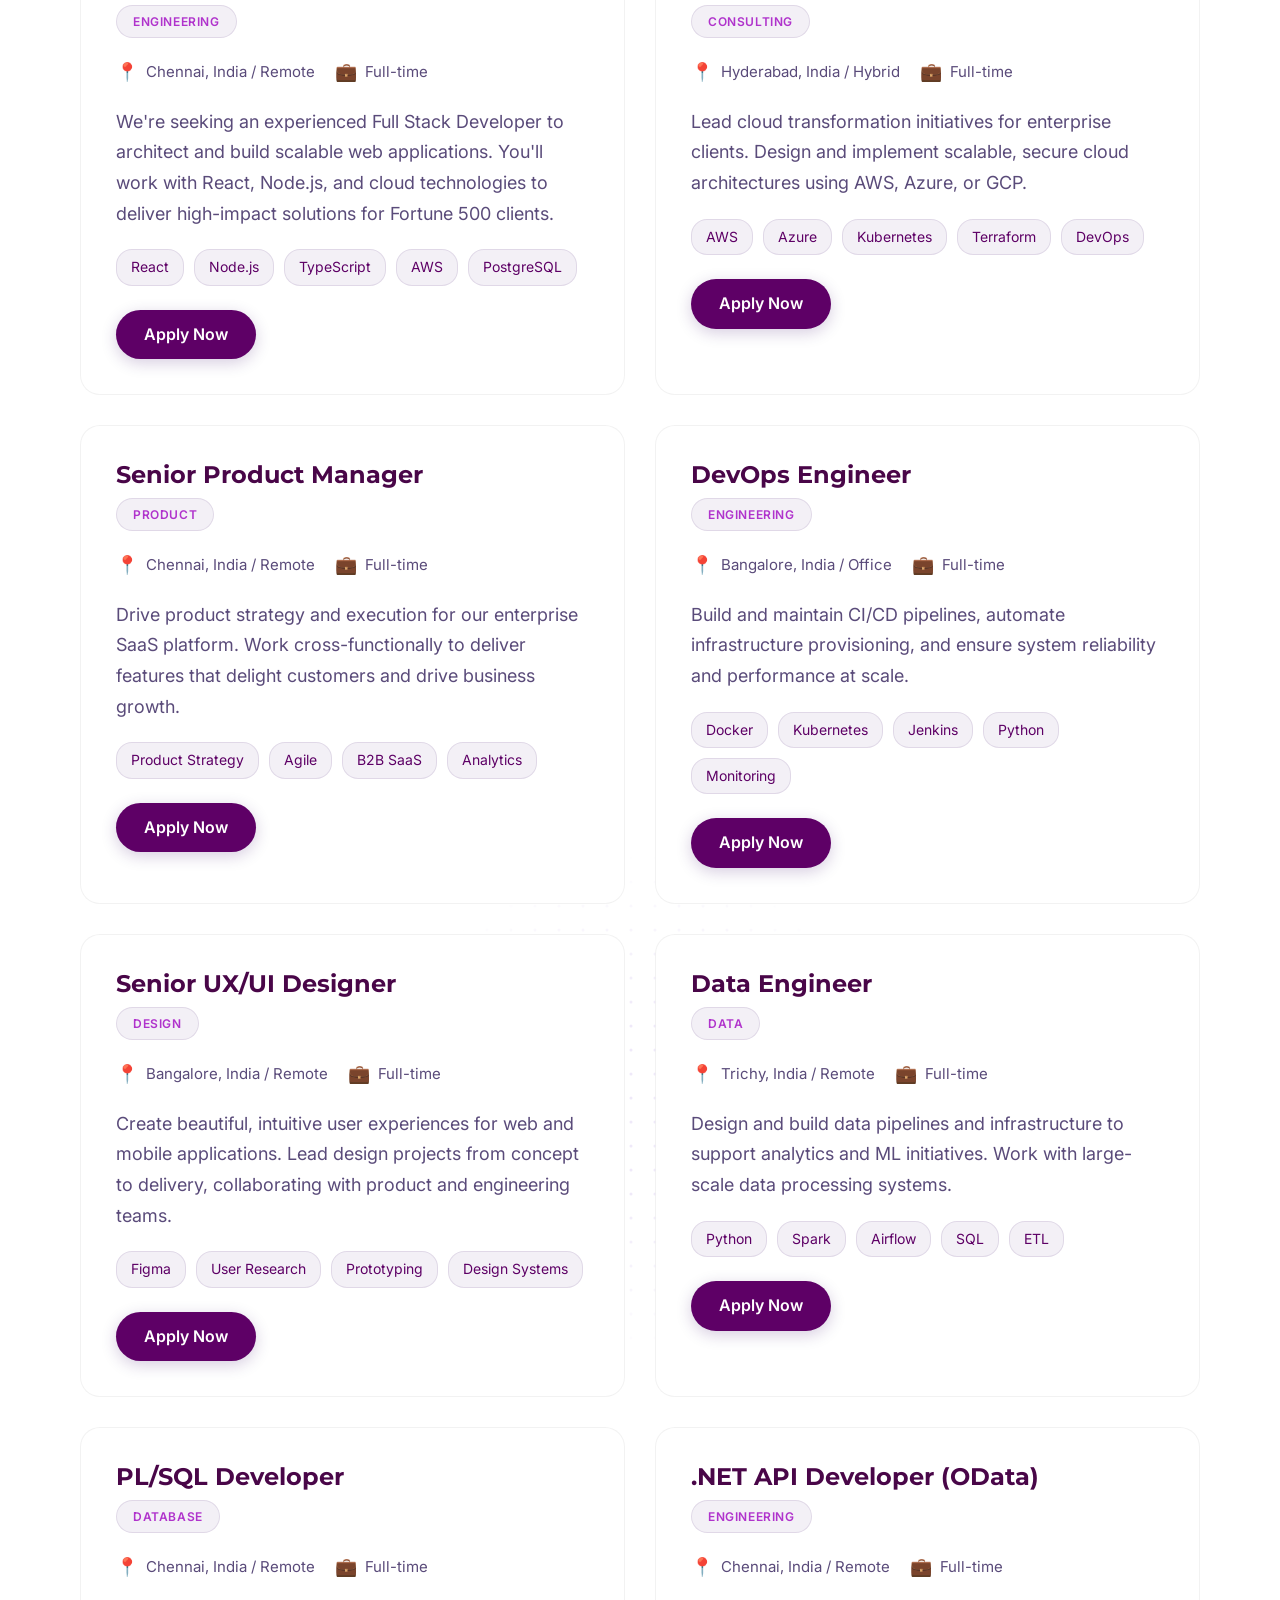
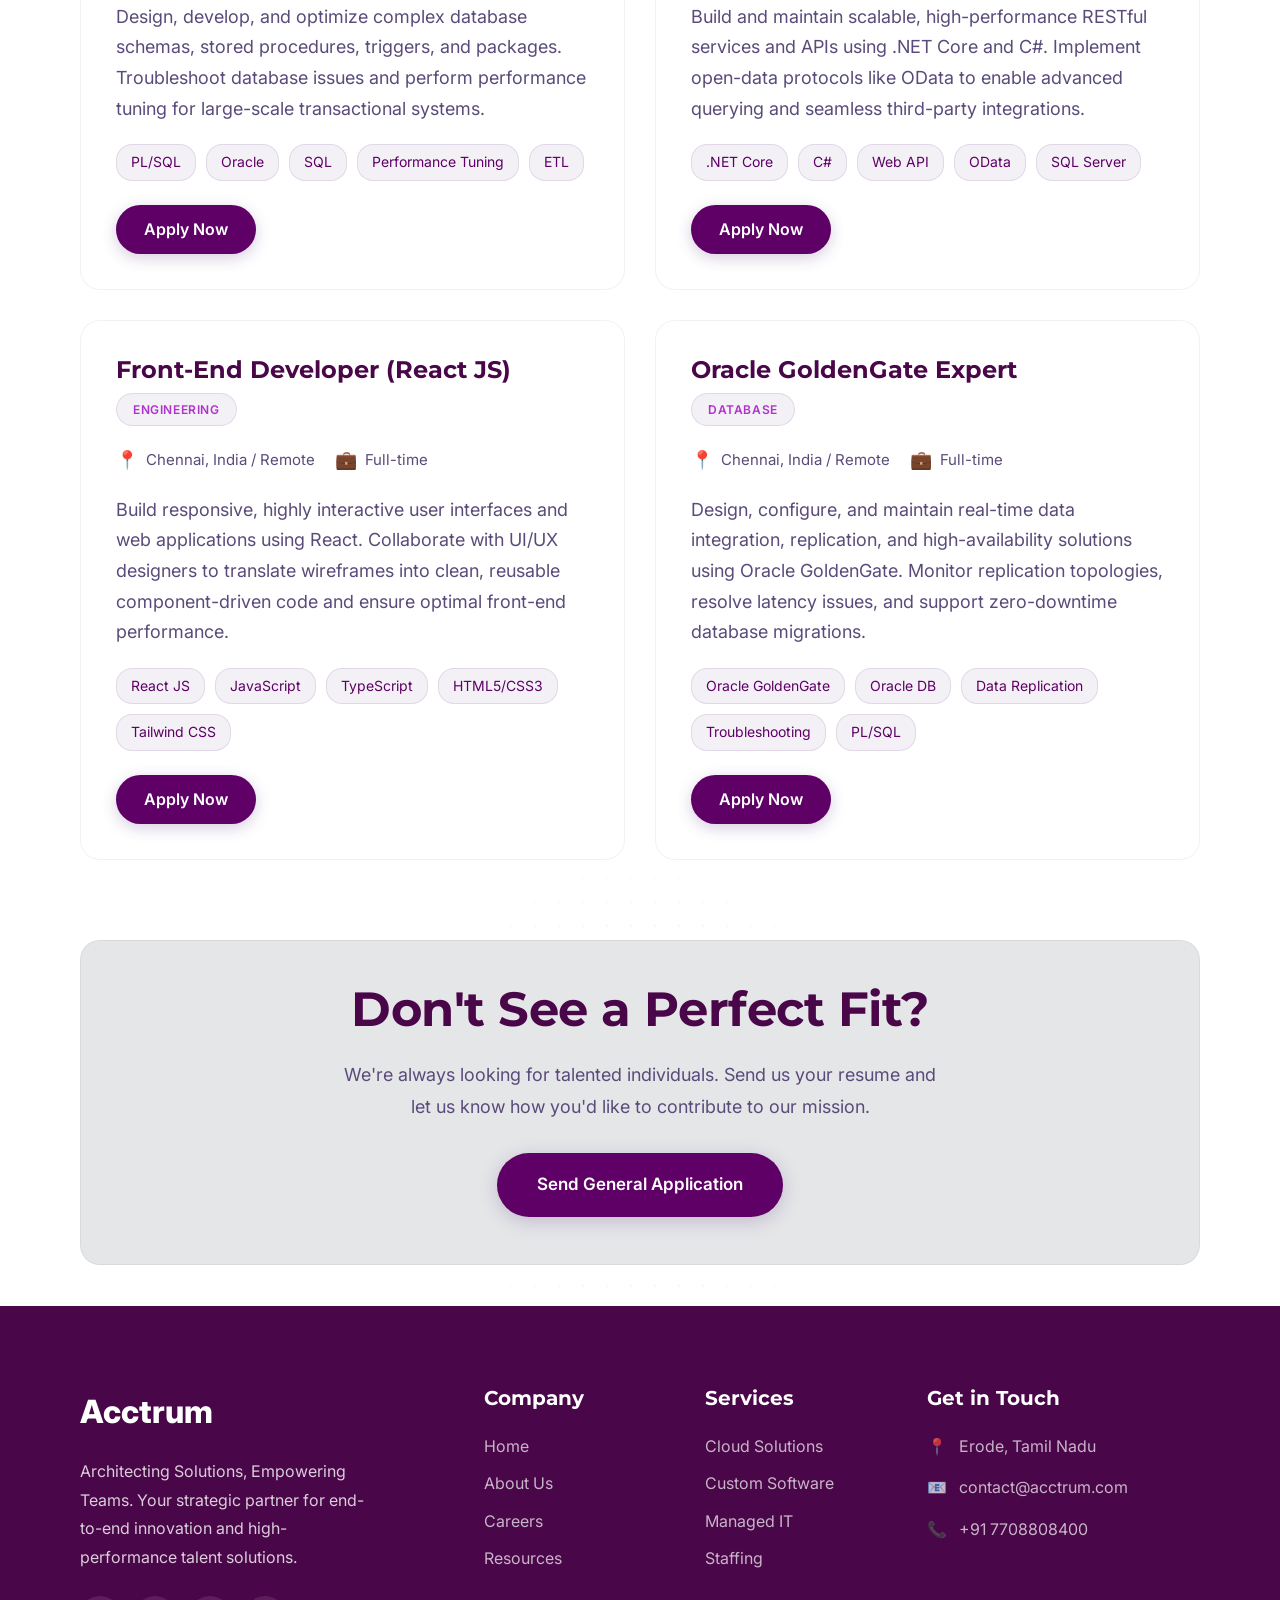
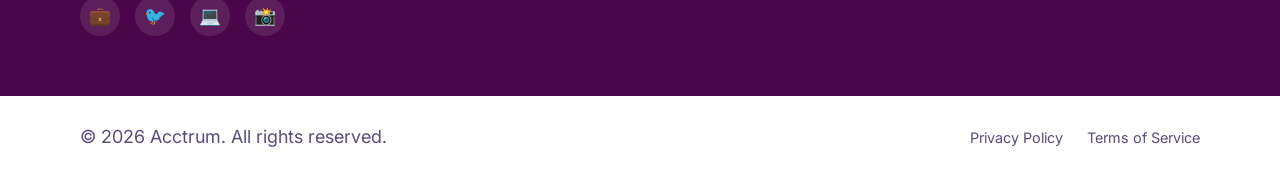
<file: careers.html>
<!DOCTYPE html>
<html lang="en">

<head>
    <meta charset="UTF-8">
    <meta name="viewport" content="width=device-width, initial-scale=1.0">
    <meta name="description"
        content="Join the Acctrum team! Explore exciting career opportunities in IT consulting, software development, and tech innovation.">
    <title>Careers | Acctrum - Join Our Team</title>

    <!-- Google Fonts -->
    <link rel="preconnect" href="https://fonts.googleapis.com">
    <link rel="preconnect" href="https://fonts.gstatic.com" crossorigin>
    <link
        href="https://fonts.googleapis.com/css2?family=Inter:wght@400;500;600;700;800&family=Montserrat:wght@700;800&display=swap"
        rel="stylesheet">

    <!-- Stylesheet -->
    <link rel="stylesheet" href="styles.css">
</head>

<body>
    <!-- Navigation -->
    <nav class="navbar" id="navbar">
        <div class="nav-container">
            <a href="index.html" class="logo">
                <img src="Imgs/Acctrum Logo Final.png" alt="Acctrum" class="logo-img">
            </a>
            <button class="mobile-toggle" id="mobile-toggle" aria-label="Toggle Navigation">
                <span class="bar"></span>
                <span class="bar"></span>
                <span class="bar"></span>
            </button>
            <ul class="nav-links" id="nav-links">
                <li><a href="index.html">Home</a></li>
                <li><a href="services.html">Services</a></li>
                <li><a href="about.html">About</a></li>
                <!-- <li><a href="courses.html">Courses</a></li> -->
                <li><a href="careers.html" class="active">Careers</a></li>
                <li><a href="contact.html" class="nav-cta">Get Started</a></li>
            </ul>
        </div>
    </nav>

    <!-- Hero Section -->
    <section class="hero section careers-hero">
        <div class="container">
            <div class="hero-content" style="text-align: center; max-width: 1000px; margin: 0 auto;">
                <h1 style="margin-bottom: 24px;">Build Your Future With Acctrum</h1>
                <p class="hero-subheadline" style="margin: 0 auto 40px;">
                    Join a team of passionate innovators, problem-solvers, and tech enthusiasts
                    shaping the future of IT consulting and software development.
                </p>
            </div>
        </div>
    </section>

    <!-- Culture Section -->
    <section class="section">
        <div class="container">
            <div class="section-header">

                <h2 class="section-title">Why Work at Acctrum?</h2>
                <p class="section-description">
                    We're building more than software—we're building careers, fostering innovation,
                    and creating an environment where talent thrives.
                </p>
            </div>

            <div class="pillars-grid">
                <div class="glass-card">
                    <div class="card-image">
                        <img src="Imgs/22.png" alt="Growth Opportunities">
                    </div>
                    <h3>Growth Opportunities</h3>
                    <p>
                        Continuous learning programs, mentorship, and clear career progression
                        paths to help you reach your full potential.
                    </p>
                </div>

                <div class="glass-card">
                    <div class="card-image">
                        <img src="Imgs/23.png" alt="Collaborative Environment">
                    </div>
                    <h3>Collaborative Environment</h3>
                    <p>
                        Work alongside talented professionals in a culture that values
                        teamwork, creativity, and open communication.
                    </p>
                </div>

                <div class="glass-card">
                    <div class="card-image">
                        <img src="Imgs/24.png" alt="Work-Life Balance">
                    </div>
                    <h3>Work-Life Balance</h3>
                    <p>
                        Flexible schedules, remote work options, and comprehensive benefits
                        to support your well-being and personal life.
                    </p>
                </div>
            </div>
        </div>
    </section>

    <!-- Open Positions Section -->
    <section class="section">
        <div class="container">
            <div class="section-header">

                <h2 class="section-title">Join Our Team</h2>
                <p class="section-description">
                    Explore our current openings and find the perfect role to launch or
                    advance your career in technology.
                </p>
            </div>

            <div class="job-grid">
                <!-- Job 1: Senior Full Stack Developer -->
                <div class="job-card">
                    <div class="job-header">
                        <div>
                            <h3 class="job-title">Senior Full Stack Developer</h3>
                            <span class="job-department">Engineering</span>
                        </div>
                    </div>

                    <div class="job-meta">
                        <div class="job-meta-item">
                            <span>📍</span> Chennai, India / Remote
                        </div>
                        <div class="job-meta-item">
                            <span>💼</span> Full-time
                        </div>
                    </div>

                    <p class="job-description">
                        We're seeking an experienced Full Stack Developer to architect and build
                        scalable web applications. You'll work with React, Node.js, and cloud
                        technologies to deliver high-impact solutions for Fortune 500 clients.
                    </p>

                    <div class="job-tags">
                        <span class="job-tag">React</span>
                        <span class="job-tag">Node.js</span>
                        <span class="job-tag">TypeScript</span>
                        <span class="job-tag">AWS</span>
                        <span class="job-tag">PostgreSQL</span>
                    </div>

                    <a href="apply.html" class="job-apply">Apply Now</a>
                </div>

                <!-- Job 2: Cloud Solutions Architect -->
                <div class="job-card">
                    <div class="job-header">
                        <div>
                            <h3 class="job-title">Cloud Solutions Architect</h3>
                            <span class="job-department">Consulting</span>
                        </div>
                    </div>

                    <div class="job-meta">
                        <div class="job-meta-item">
                            <span>📍</span> Hyderabad, India / Hybrid
                        </div>
                        <div class="job-meta-item">
                            <span>💼</span> Full-time
                        </div>
                    </div>

                    <p class="job-description">
                        Lead cloud transformation initiatives for enterprise clients. Design and
                        implement scalable, secure cloud architectures using AWS, Azure, or GCP.
                    </p>

                    <div class="job-tags">
                        <span class="job-tag">AWS</span>
                        <span class="job-tag">Azure</span>
                        <span class="job-tag">Kubernetes</span>
                        <span class="job-tag">Terraform</span>
                        <span class="job-tag">DevOps</span>
                    </div>

                    <a href="apply.html" class="job-apply">Apply Now</a>
                </div>

                <!-- Job 3: Product Manager -->
                <div class="job-card">
                    <div class="job-header">
                        <div>
                            <h3 class="job-title">Senior Product Manager</h3>
                            <span class="job-department">Product</span>
                        </div>
                    </div>

                    <div class="job-meta">
                        <div class="job-meta-item">
                            <span>📍</span> Chennai, India / Remote
                        </div>
                        <div class="job-meta-item">
                            <span>💼</span> Full-time
                        </div>
                    </div>

                    <p class="job-description">
                        Drive product strategy and execution for our enterprise SaaS platform.
                        Work cross-functionally to deliver features that delight customers and
                        drive business growth.
                    </p>

                    <div class="job-tags">
                        <span class="job-tag">Product Strategy</span>
                        <span class="job-tag">Agile</span>
                        <span class="job-tag">B2B SaaS</span>
                        <span class="job-tag">Analytics</span>
                    </div>

                    <a href="apply.html" class="job-apply">Apply Now</a>
                </div>

                <!-- Job 4: DevOps Engineer -->
                <div class="job-card">
                    <div class="job-header">
                        <div>
                            <h3 class="job-title">DevOps Engineer</h3>
                            <span class="job-department">Engineering</span>
                        </div>
                    </div>

                    <div class="job-meta">
                        <div class="job-meta-item">
                            <span>📍</span> Bangalore, India / Office
                        </div>
                        <div class="job-meta-item">
                            <span>💼</span> Full-time
                        </div>
                    </div>

                    <p class="job-description">
                        Build and maintain CI/CD pipelines, automate infrastructure provisioning,
                        and ensure system reliability and performance at scale.
                    </p>

                    <div class="job-tags">
                        <span class="job-tag">Docker</span>
                        <span class="job-tag">Kubernetes</span>
                        <span class="job-tag">Jenkins</span>
                        <span class="job-tag">Python</span>
                        <span class="job-tag">Monitoring</span>
                    </div>

                    <a href="apply.html" class="job-apply">Apply Now</a>
                </div>

                <!-- Job 5: UX/UI Designer -->
                <div class="job-card">
                    <div class="job-header">
                        <div>
                            <h3 class="job-title">Senior UX/UI Designer</h3>
                            <span class="job-department">Design</span>
                        </div>
                    </div>

                    <div class="job-meta">
                        <div class="job-meta-item">
                            <span>📍</span> Bangalore, India / Remote
                        </div>
                        <div class="job-meta-item">
                            <span>💼</span> Full-time
                        </div>
                    </div>

                    <p class="job-description">
                        Create beautiful, intuitive user experiences for web and mobile applications.
                        Lead design projects from concept to delivery, collaborating with product and engineering teams.
                    </p>

                    <div class="job-tags">
                        <span class="job-tag">Figma</span>
                        <span class="job-tag">User Research</span>
                        <span class="job-tag">Prototyping</span>
                        <span class="job-tag">Design Systems</span>
                    </div>

                    <a href="apply.html" class="job-apply">Apply Now</a>
                </div>

                <!-- Job 6: Data Engineer -->
                <div class="job-card">
                    <div class="job-header">
                        <div>
                            <h3 class="job-title">Data Engineer</h3>
                            <span class="job-department">Data</span>
                        </div>
                    </div>

                    <div class="job-meta">
                        <div class="job-meta-item">
                            <span>📍</span> Trichy, India / Remote
                        </div>
                        <div class="job-meta-item">
                            <span>💼</span> Full-time
                        </div>
                    </div>

                    <p class="job-description">
                        Design and build data pipelines and infrastructure to support analytics
                        and ML initiatives. Work with large-scale data processing systems.
                    </p>

                    <div class="job-tags">
                        <span class="job-tag">Python</span>
                        <span class="job-tag">Spark</span>
                        <span class="job-tag">Airflow</span>
                        <span class="job-tag">SQL</span>
                        <span class="job-tag">ETL</span>
                    </div>

                    <a href="apply.html" class="job-apply">Apply Now</a>
                </div>
 <!-- Job 7: PL SQL Engineer -->
                <div class="job-card">
                    <div class="job-header">
                        <div>
                            <h3 class="job-title">PL/SQL Developer</h3>
                            <span class="job-department">Database</span>
                        </div>
                    </div>

                    <div class="job-meta">
                        <div class="job-meta-item">
                            <span>📍</span> Chennai, India / Remote
                        </div>
                        <div class="job-meta-item">
                            <span>💼</span> Full-time
                        </div>
                    </div>

                    <p class="job-description">
                        Design, develop, and optimize complex database schemas, stored procedures, 
                        triggers, and packages. Troubleshoot database issues and perform performance tuning 
                        for large-scale transactional systems.
                    </p>

                    <div class="job-tags">
                        <span class="job-tag">PL/SQL</span>
                        <span class="job-tag">Oracle</span>
                        <span class="job-tag">SQL</span>
                        <span class="job-tag">Performance Tuning</span>
                        <span class="job-tag">ETL</span>
                    </div>

                    <a href="apply.html" class="job-apply">Apply Now</a>
                </div>
 <!-- Job 8: .Net C# Engineer -->
                <div class="job-card">
                    <div class="job-header">
                        <div>
                            <h3 class="job-title">.NET API Developer (OData)</h3>
                            <span class="job-department">Engineering</span>
                        </div>
                    </div>

                    <div class="job-meta">
                        <div class="job-meta-item">
                            <span>📍</span> Chennai, India / Remote
                        </div>
                        <div class="job-meta-item">
                            <span>💼</span> Full-time
                        </div>
                    </div>

                    <p class="job-description">
                        Build and maintain scalable, high-performance RESTful services and APIs 
                        using .NET Core and C#. Implement open-data protocols like OData to 
                        enable advanced querying and seamless third-party integrations.
                    </p>

                    <div class="job-tags">
                        <span class="job-tag">.NET Core</span>
                        <span class="job-tag">C#</span>
                        <span class="job-tag">Web API</span>
                        <span class="job-tag">OData</span>
                        <span class="job-tag">SQL Server</span>
                    </div>

                    <a href="apply.html" class="job-apply">Apply Now</a>
                </div>
 <!-- Job 9: .Front-End Developer (React JS) Engineer -->
<div class="job-card">
                    <div class="job-header">
                        <div>
                            <h3 class="job-title">Front-End Developer (React JS)</h3>
                            <span class="job-department">Engineering</span>
                        </div>
                    </div>

                    <div class="job-meta">
                        <div class="job-meta-item">
                            <span>📍</span> Chennai, India / Remote
                        </div>
                        <div class="job-meta-item">
                            <span>💼</span> Full-time
                        </div>
                    </div>

                    <p class="job-description">
                        Build responsive, highly interactive user interfaces and web applications using React. 
                        Collaborate with UI/UX designers to translate wireframes into clean, reusable component-driven 
                        code and ensure optimal front-end performance.
                    </p>

                    <div class="job-tags">
                        <span class="job-tag">React JS</span>
                        <span class="job-tag">JavaScript</span>
                        <span class="job-tag">TypeScript</span>
                        <span class="job-tag">HTML5/CSS3</span>
                        <span class="job-tag">Tailwind CSS</span>
                    </div>

                    <a href="apply.html" class="job-apply">Apply Now</a>
                </div>
<!-- Job 9: .Oracle GoldenGate Expert -->
                <div class="job-card">
                    <div class="job-header">
                        <div>
                            <h3 class="job-title">Oracle GoldenGate Expert</h3>
                            <span class="job-department">Database</span>
                        </div>
                    </div>

                    <div class="job-meta">
                        <div class="job-meta-item">
                            <span>📍</span> Chennai, India / Remote
                        </div>
                        <div class="job-meta-item">
                            <span>💼</span> Full-time
                        </div>
                    </div>

                    <p class="job-description">
                        Design, configure, and maintain real-time data integration, replication, and high-availability 
                        solutions using Oracle GoldenGate. Monitor replication topologies, resolve latency issues, 
                        and support zero-downtime database migrations.
                    </p>

                    <div class="job-tags">
                        <span class="job-tag">Oracle GoldenGate</span>
                        <span class="job-tag">Oracle DB</span>
                        <span class="job-tag">Data Replication</span>
                        <span class="job-tag">Troubleshooting</span>
                        <span class="job-tag">PL/SQL</span>
                    </div>

                    <a href="apply.html" class="job-apply">Apply Now</a>
                </div>
                
            </div>
        </div>
    </section>

    <!-- Benefits Section 
    <section class="section">
        <div class="container">
            <div class="section-header">

                <h2 class="section-title">Comprehensive Benefits Package</h2>
                <p class="section-description">
                    We invest in our team with competitive compensation and benefits
                    designed to support your health, growth, and happiness.
                </p>
            </div>

            <div class="services-grid">
                <div class="service-card">
                    <div class="card-image">
                        <img src="https://placehold.co/600x400/330066/white?text=Health" alt="Health & Wellness">
                    </div>
                    <h3>Health & Wellness</h3>
                    <p>Comprehensive medical, dental, and vision coverage for you and your family.</p>
                </div>

                <div class="service-card">
                    <div class="card-image">
                        <img src="https://placehold.co/600x400/330066/white?text=PTO" alt="Flexible PTO">
                    </div>
                    <h3>Flexible PTO</h3>
                    <p>Unlimited paid time off and generous parental leave policies.</p>
                </div>

                <div class="service-card">
                    <div class="card-image">
                        <img src="https://placehold.co/600x400/330066/white?text=Learning" alt="Learning Budget">
                    </div>
                    <h3>Learning Budget</h3>
                    <p>Annual budget for courses, conferences, and professional development.</p>
                </div>

                <div class="service-card">
                    <div class="card-image">
                        <img src="https://placehold.co/600x400/330066/white?text=Tech" alt="Latest Tech">
                    </div>
                    <h3>Latest Tech</h3>
                    <p>Choose your preferred laptop and equipment setup.</p>
                </div>

                <div class="service-card">
                    <div class="card-image">
                        <img src="https://placehold.co/600x400/330066/white?text=Remote" alt="Remote First">
                    </div>
                    <h3>Remote First</h3>
                    <p>Work from anywhere with flexible schedules.</p>
                </div>

                <div class="service-card">
                    <div class="card-image">
                        <img src="https://placehold.co/600x400/330066/white?text=Matching" alt="401(k) Match">
                    </div>
                    <h3>401(k) Match</h3>
                    <p>Generous retirement plan with company matching.</p>
                </div>

                <div class="service-card">
                    <div class="card-image">
                        <img src="https://placehold.co/600x400/330066/white?text=Culture" alt="Team Events">
                    </div>
                    <h3>Team Events</h3>
                    <p>Regular team building activities and company retreats.</p>
                </div>

                <div class="service-card">
                    <div class="card-image">
                        <img src="https://placehold.co/600x400/330066/white?text=Equity" alt="Equity Options">
                    </div>
                    <h3>Equity Options</h3>
                    <p>Share in our success with stock options for all employees.</p>
                </div>
            </div>
        </div>
    </section> -->

    <!-- CTA Section -->
    <section class="section">
        <div class="container">
            <div class="glass-card" style="text-align: center; padding: 40px 30px;">
                <h2 style="margin-bottom: 20px;">Don't See a Perfect Fit?</h2>
                <p style="max-width: 600px; margin: 0 auto 30px; font-size: 1.125rem;">
                    We're always looking for talented individuals. Send us your resume and
                    let us know how you'd like to contribute to our mission.
                </p>
                <a href="apply.html" class="btn btn-primary">Send General Application</a>
            </div>
        </div>
    </section>

    <!-- Footer -->
    <footer class="footer">
        <div class="container">
            <div class="footer-grid">
                <div class="footer-info">
                    <div class="footer-logo">Acctrum</div>
                    <p>Architecting Solutions, Empowering Teams. Your strategic partner for end-to-end innovation and
                        high-performance talent solutions.</p>
                    <div class="social-links">
                        <a href="#" aria-label="LinkedIn">💼</a>
                        <a href="#" aria-label="Twitter">🐦</a>
                        <a href="#" aria-label="GitHub">💻</a>
                        <a href="#" aria-label="Instagram">📸</a>
                    </div>
                </div>

                <div class="footer-nav">
                    <h3 class="footer-heading">Company</h3>
                    <ul class="footer-links">
                        <li><a href="index.html">Home</a></li>
                        <li><a href="about.html">About Us</a></li>
                        <!-- <li><a href="courses.html">Courses</a></li> -->
                        <li><a href="careers.html">Careers</a></li>
                        <li><a href="contact.html">Resources</a></li>
                    </ul>
                </div>

                <div class="footer-nav">
                    <h3 class="footer-heading">Services</h3>
                    <ul class="footer-links">
                        <li><a href="services.html">Cloud Solutions</a></li>
                        <li><a href="services.html">Custom Software</a></li>
                        <li><a href="services.html">Managed IT</a></li>
                        <li><a href="services.html">Staffing</a></li>
                    </ul>
                </div>

                <div class="footer-nav">
                    <h3 class="footer-heading">Get in Touch</h3>
                    <ul class="footer-contact">
                        <li><span>📍</span> Erode, Tamil Nadu</li>
                        <li><span>📧</span> contact@acctrum.com</li>
                        <li><span>📞</span> +91 7708808400</li>
                    </ul>
                </div>
            </div>
        </div>

        <div class="footer-bottom">
            <div class="container" style="display: flex; justify-content: space-between; align-items: center;">
                <p>&copy; 2026 Acctrum. All rights reserved.</p>
                <div class="footer-legal">
                    <a href="#" style="margin-left: 20px;">Privacy Policy</a>
                    <a href="#" style="margin-left: 20px;">Terms of Service</a>
                </div>
            </div>
        </div>
    </footer>

    <!-- JavaScript -->
    <script src="script.js"></script>
</body>

</html>
</file>
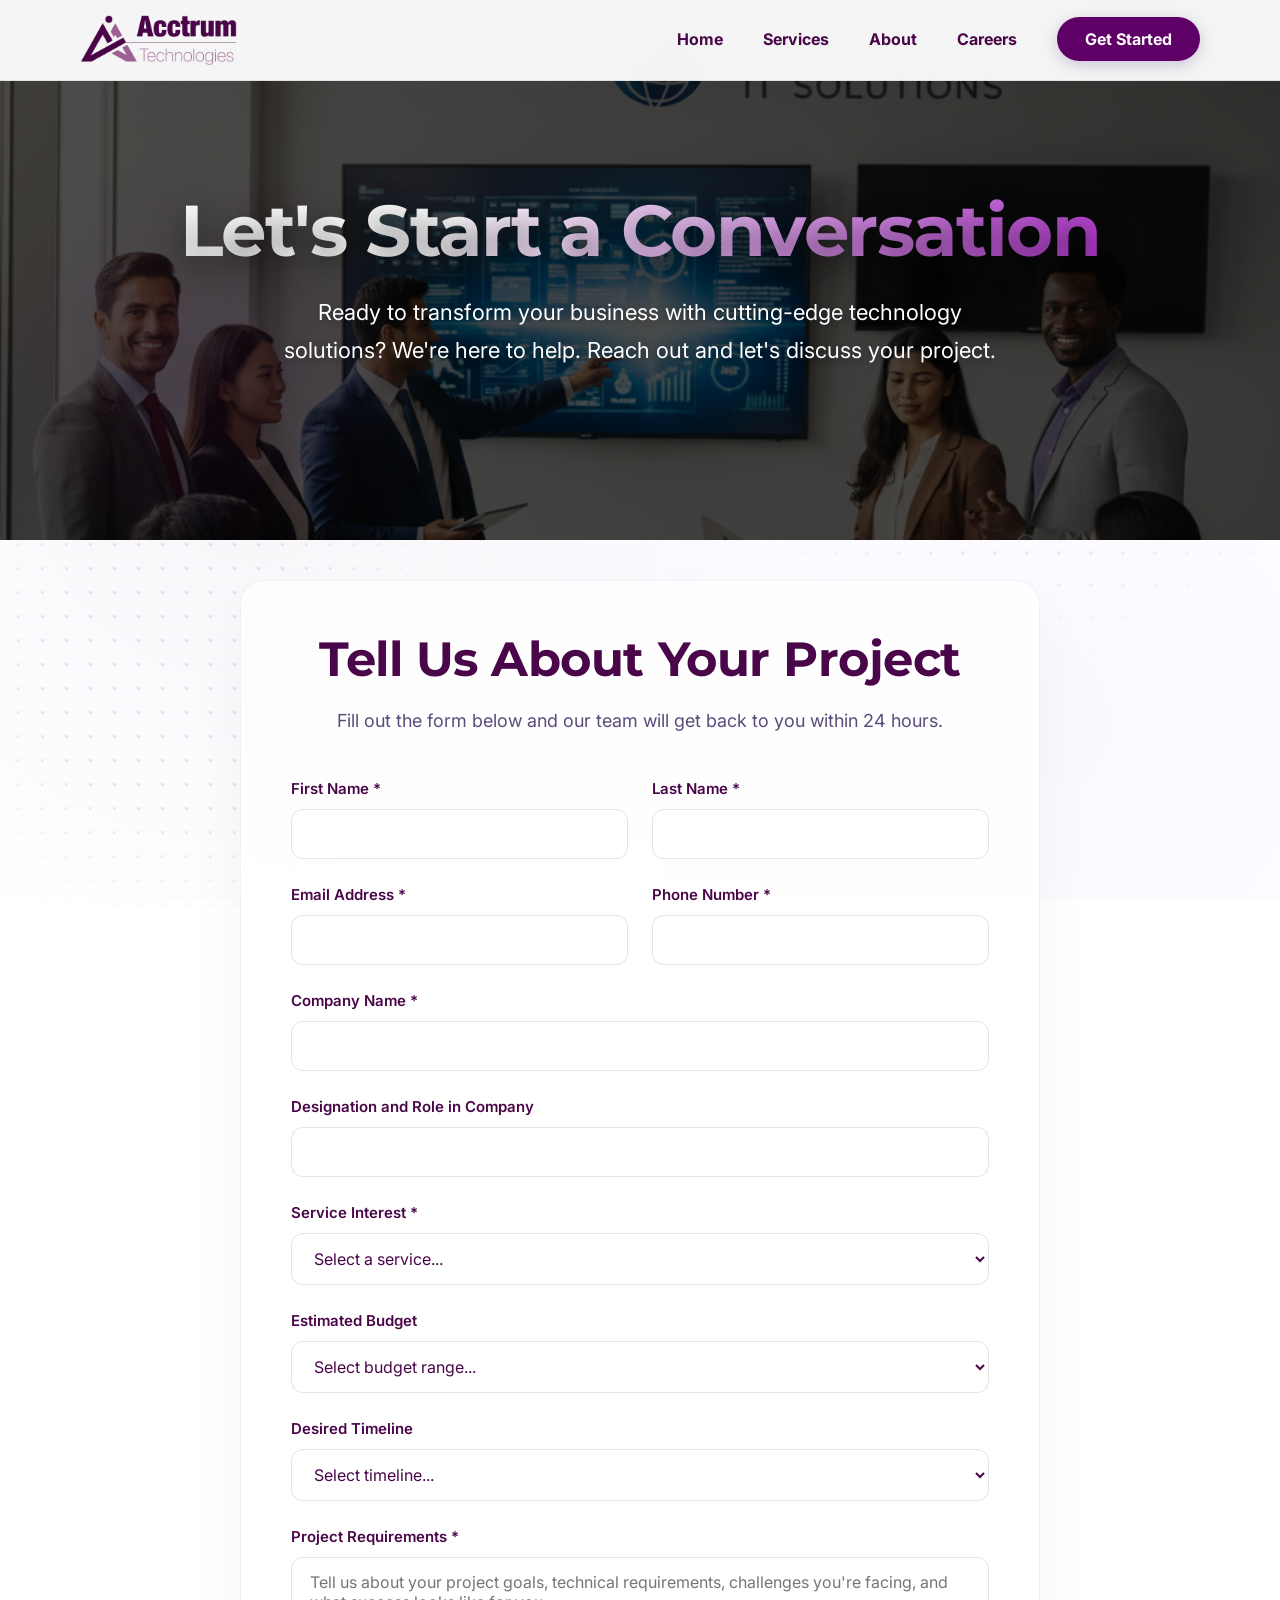
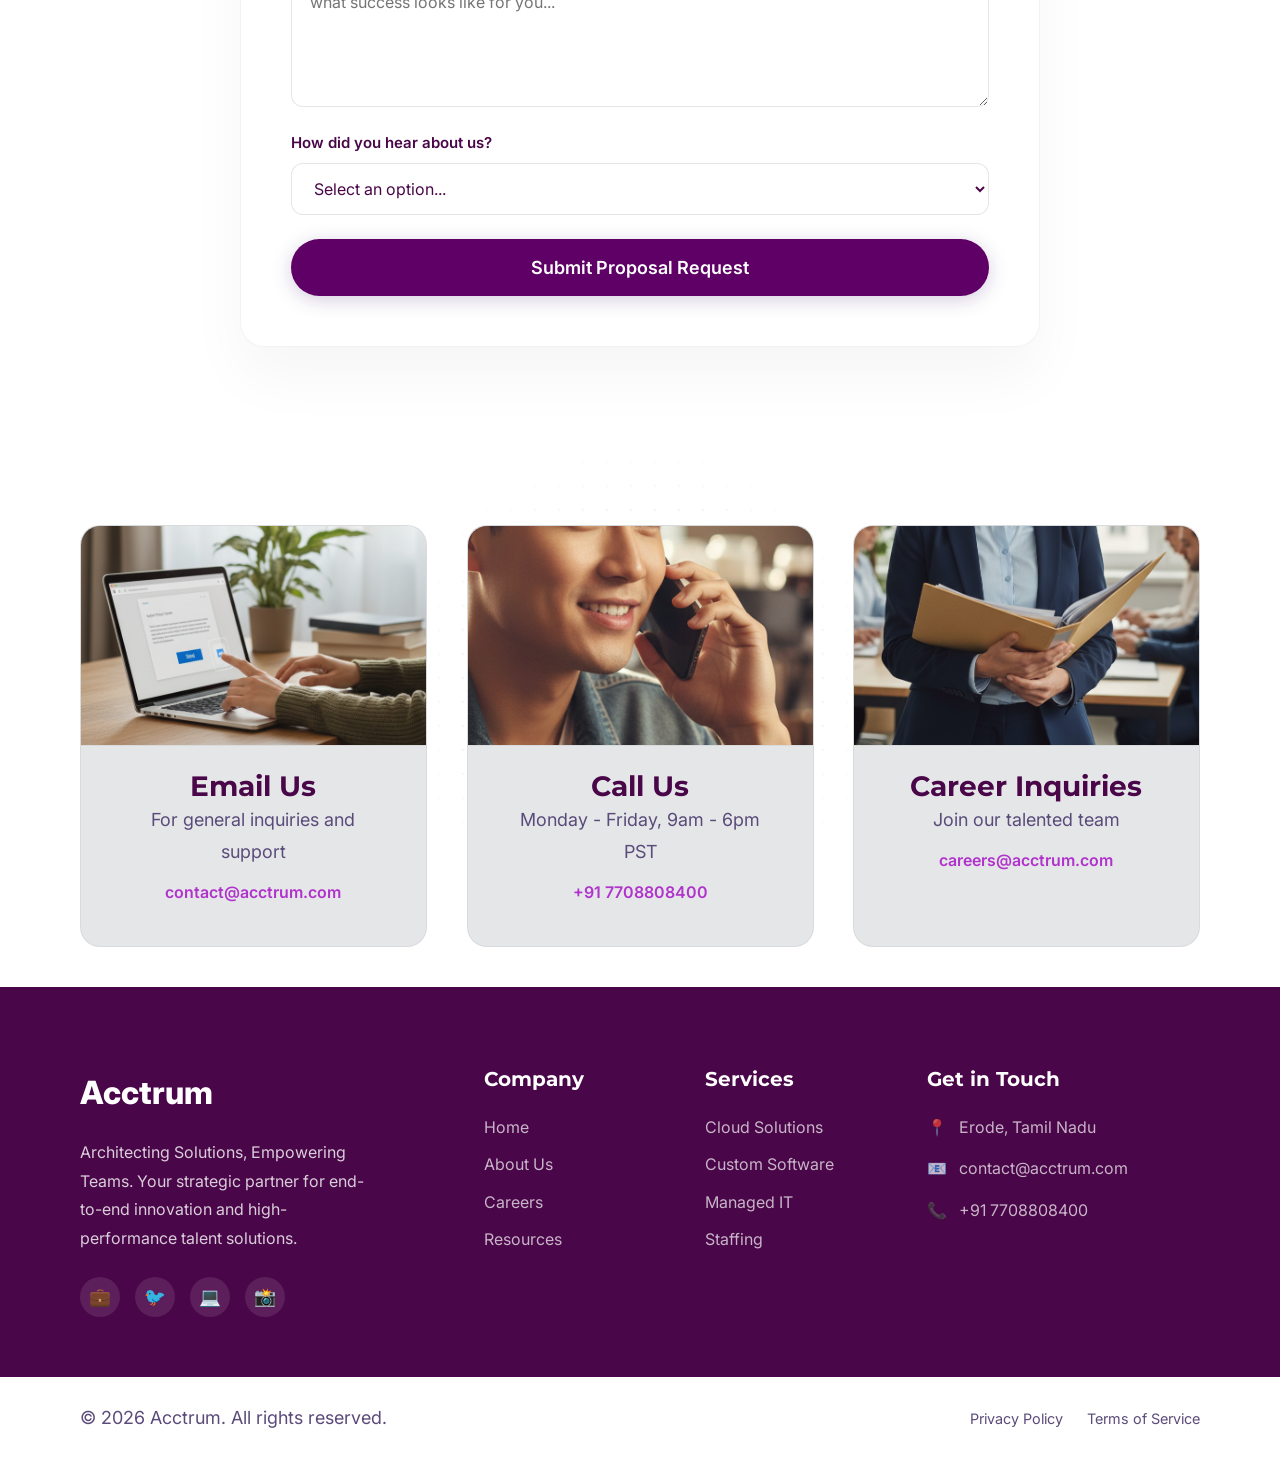
<file: contact.html>
<!DOCTYPE html>
<html lang="en">

<head>
    <meta charset="UTF-8">
    <meta name="viewport" content="width=device-width, initial-scale=1.0">
    <meta name="description"
        content="Get in touch with Acctrum. Request a proposal, schedule a consultation, or inquire about our IT services and solutions.">
    <title>Contact Us | Acctrum - Get Started Today</title>

    <!-- Google Fonts -->
    <link rel="preconnect" href="https://fonts.googleapis.com">
    <link rel="preconnect" href="https://fonts.gstatic.com" crossorigin>
    <link
        href="https://fonts.googleapis.com/css2?family=Inter:wght@400;500;600;700;800&family=Montserrat:wght@700;800&display=swap"
        rel="stylesheet">

    <!-- Stylesheet -->
    <link rel="stylesheet" href="styles.css">
</head>

<body>
    <!-- Navigation -->
    <nav class="navbar" id="navbar">
        <div class="nav-container">
            <a href="index.html" class="logo">
                <img src="Imgs/Acctrum Logo Final.png" alt="Acctrum" class="logo-img">
            </a>
            <button class="mobile-toggle" id="mobile-toggle" aria-label="Toggle Navigation">
                <span class="bar"></span>
                <span class="bar"></span>
                <span class="bar"></span>
            </button>
            <ul class="nav-links" id="nav-links">
                <li><a href="index.html">Home</a></li>
                <li><a href="services.html">Services</a></li>
                <li><a href="about.html">About</a></li>
                <!-- <li><a href="courses.html">Courses</a></li> -->
                <li><a href="careers.html">Careers</a></li>
                <li><a href="contact.html" class="active nav-cta">Get Started</a></li>
            </ul>
        </div>
    </nav>

    <!-- Hero Section -->
    <section class="hero section contact-hero">
        <div class="container">
            <div class="hero-content" style="text-align: center; max-width: 1000px; margin: 0 auto;">
                <h1 style="margin-bottom: 24px;">Let's Start a Conversation</h1>
                <p class="hero-subheadline" style="margin: 0 auto 40px;">
                    Ready to transform your business with cutting-edge technology solutions?
                    We're here to help. Reach out and let's discuss your project.
                </p>
            </div>
        </div>
    </section>

    <!-- Contact Form Section -->
    <section class="section">
        <div class="container">
            <div class="form-container">
                <div class="section-header" style="margin-bottom: 40px;">

                    <h2 class="section-title">Tell Us About Your Project</h2>
                    <p class="section-description">
                        Fill out the form below and our team will get back to you within 24 hours.
                    </p>
                </div>

                <!-- Hidden iframe for target -->
                <iframe name="hidden_iframe" id="hidden_iframe" style="display:none;"
                    onload="if(this.dataset.submitted){showSuccess();}"></iframe>

                <form id="proposalForm" onsubmit="return handleSubmit(event)"
                    action="https://docs.google.com/forms/d/e/1FAIpQLScQ64nEXr7dM-mqr-h13jwoZ2xNov_AE6YDLcuC-8vdgtC98w/formResponse"
                    method="POST" target="hidden_iframe">
                    <input type="hidden" name="fvv" value="1">
                    <input type="hidden" name="pageHistory" value="0">
                    <div class="form-grid">
                        <div class="form-group">
                            <label for="firstName">First Name *</label>
                            <input type="text" id="firstName" name="entry.381671825" required>
                        </div>

                        <div class="form-group">
                            <label for="lastName">Last Name *</label>
                            <input type="text" id="lastName" name="entry.2007337527" required>
                        </div>

                        <div class="form-group">
                            <label for="email">Email Address *</label>
                            <input type="email" id="email" name="entry.1132426978" required>
                        </div>

                        <div class="form-group">
                            <label for="phone">Phone Number *</label>
                            <input type="tel" id="phone" name="entry.1112589969" required>
                        </div>

                        <div class="form-group full-width">
                            <label for="company">Company Name *</label>
                            <input type="text" id="company" name="entry.365848177" required>
                        </div>

                        <div class="form-group full-width">
                            <label for="designation">Designation and Role in Company</label>
                            <input type="text" id="designation" name="entry.754373168" required>
                        </div>

                        <div class="form-group full-width">
                            <label for="service">Service Interest *</label>
                            <select id="service" name="entry.1941563790" required>
                                <option value="">Select a service...</option>
                                <option value="Strategic Consulting">Strategic Consulting</option>
                                <option value="Product Solutions">Product Solutions</option>
                                <option value="Talent Solutions">Talent Solutions</option>
                                <option value="Cloud Services">Cloud Services</option>
                                <option value="Custom Software Development">Custom Software Development</option>
                                <option value="Managed IT">Managed IT</option>
                                <option value="Staff Augmentation">Staff Augmentation</option>
                                <option value="DevOps & Automation">DevOps & Automation</option>
                                <option value="Data & Analytics">Data & Analytics</option>
                                <option value="Other">Other</option>
                            </select>
                        </div>

                        <div class="form-group full-width">
                            <label for="budget">Estimated Budget</label>
                            <select id="budget" name="entry.1768139232">
                                <option value="">Select budget range...</option>
                                <option value="Under $50,000">Under $50,000</option>
                                <option value="$50,000 - $100,000">$50,000 - $100,000</option>
                                <option value="$100,000 - $250,000">$100,000 - $250,000</option>
                                <option value="$250,000 - $500,000">$250,000 - $500,000</option>
                                <option value="Over $500,000">Over $500,000</option>
                            </select>
                        </div>

                        <div class="form-group full-width">
                            <label for="timeline">Desired Timeline</label>
                            <select id="timeline" name="entry.574883228">
                                <option value="">Select timeline...</option>
                                <option value="Immediate (1-2 months)">Immediate (1-2 months)</option>
                                <option value="Short-term (3-6 months)">Short-term (3-6 months)</option>
                                <option value="Medium-term (6-12 months)">Medium-term (6-12 months)</option>
                                <option value="Long-term (12+ months)">Long-term (12+ months)</option>
                                <option value="Flexible">Flexible</option>
                            </select>
                        </div>

                        <div class="form-group full-width">
                            <label for="requirements">Project Requirements *</label>
                            <textarea id="requirements" name="entry.1416047150" required
                                placeholder="Tell us about your project goals, technical requirements, challenges you're facing, and what success looks like for you..."></textarea>
                        </div>

                        <div class="form-group full-width">
                            <label for="hear">How did you hear about us?</label>
                            <select id="hear" name="entry.1039436020">
                                <option value="">Select an option...</option>
                                <option value="Search Engine">Search Engine</option>
                                <option value="Referral">Referral</option>
                                <option value="Social Media">Social Media</option>
                                <option value="LinkedIn">LinkedIn</option>
                                <option value="Event/Conference">Event/Conference</option>
                                <option value="Other">Other</option>
                            </select>
                        </div>
                    </div>

                    <button type="submit" class="form-submit">Submit Proposal Request</button>
                </form>
            </div>
        </div>
    </section>

    <!-- Contact Info Section -->
    <section class="section">
        <div class="container">
            <div class="section-header">

                <h2 class="section-title">Other Ways to Reach Us</h2>
            </div>

            <div class="pillars-grid">
                <div class="glass-card" style="text-align: center;">
                    <div class="card-image">
                        <img src="Imgs/27.png" alt="Email Us">
                    </div>
                    <h3>Email Us</h3>
                    <p style="margin-bottom: 12px;">For general inquiries and support</p>
                    <a href="mailto:contact@acctrum.com"
                        style="color: var(--primary-light); text-decoration: none; font-weight: 600;">contact@acctrum.com</a>
                </div>

                <div class="glass-card" style="text-align: center;">
                    <div class="card-image">
                        <img src="Imgs/28.png" alt="Call Us">
                    </div>
                    <h3>Call Us</h3>
                    <p style="margin-bottom: 12px;">Monday - Friday, 9am - 6pm PST</p>
                    <a href="tel:+917708808400"
                        style="color: var(--primary-light); text-decoration: none; font-weight: 600;">+91 7708808400</a>
                </div>

                <div class="glass-card" style="text-align: center;">
                    <div class="card-image">
                        <img src="Imgs/26.png" alt="Career Inquiries">
                    </div>
                    <h3>Career Inquiries</h3>
                    <p style="margin-bottom: 12px;">Join our talented team</p>
                    <a href="mailto:careers@acctrum.com"
                        style="color: var(--primary-light); text-decoration: none; font-weight: 600;">careers@acctrum.com</a>
                </div>
            </div>
        </div>
    </section>

    <!-- Office Locations 
    <section class="section">
        <div class="container">
            <div class="section-header">

                <h2 class="section-title">Global Presence</h2>
            </div>

            <div class="services-grid">
                <div class="glass-card">
                    <h3 style="margin-bottom: 12px;">🏢 San Francisco HQ</h3>
                    <p style="font-size: 0.9375rem; line-height: 1.7;">
                        123 Innovation Drive<br>
                        San Francisco, CA 94105<br>
                        United States
                    </p>
                </div>

                <div class="glass-card">
                    <h3 style="margin-bottom: 12px;">🏢 New York Office</h3>
                    <p style="font-size: 0.9375rem; line-height: 1.7;">
                        456 Tech Avenue<br>
                        New York, NY 10001<br>
                        United States
                    </p>
                </div>

                <div class="glass-card">
                    <h3 style="margin-bottom: 12px;">🏢 Austin Office</h3>
                    <p style="font-size: 0.9375rem; line-height: 1.7;">
                        789 Startup Boulevard<br>
                        Austin, TX 78701<br>
                        United States
                    </p>
                </div>

                <div class="glass-card">
                    <h3 style="margin-bottom: 12px;">🏢 London Office</h3>
                    <p style="font-size: 0.9375rem; line-height: 1.7;">
                        321 Digital Lane<br>
                        London EC1A 1BB<br>
                        United Kingdom
                    </p>
                </div>
            </div>
        </div>
    </section> -->

    <!-- Footer -->
    <footer class="footer">
        <div class="container">
            <div class="footer-grid">
                <div class="footer-info">
                    <div class="footer-logo">Acctrum</div>
                    <p>Architecting Solutions, Empowering Teams. Your strategic partner for end-to-end innovation and
                        high-performance talent solutions.</p>
                    <div class="social-links">
                        <a href="#" aria-label="LinkedIn">💼</a>
                        <a href="#" aria-label="Twitter">🐦</a>
                        <a href="#" aria-label="GitHub">💻</a>
                        <a href="#" aria-label="Instagram">📸</a>
                    </div>
                </div>

                <div class="footer-nav">
                    <h3 class="footer-heading">Company</h3>
                    <ul class="footer-links">
                        <li><a href="index.html">Home</a></li>
                        <li><a href="about.html">About Us</a></li>
                        <!-- <li><a href="courses.html">Courses</a></li> -->
                        <li><a href="careers.html">Careers</a></li>
                        <li><a href="contact.html">Resources</a></li>
                    </ul>
                </div>

                <div class="footer-nav">
                    <h3 class="footer-heading">Services</h3>
                    <ul class="footer-links">
                        <li><a href="services.html">Cloud Solutions</a></li>
                        <li><a href="services.html">Custom Software</a></li>
                        <li><a href="services.html">Managed IT</a></li>
                        <li><a href="services.html">Staffing</a></li>
                    </ul>
                </div>

                <div class="footer-nav">
                    <h3 class="footer-heading">Get in Touch</h3>
                    <ul class="footer-contact">
                        <li><span>📍</span> Erode, Tamil Nadu</li>
                        <li><span>📧</span> contact@acctrum.com</li>
                        <li><span>📞</span> +91 7708808400</li>
                    </ul>
                </div>
            </div>
        </div>

        <div class="footer-bottom">
            <div class="container" style="display: flex; justify-content: space-between; align-items: center;">
                <p>&copy; 2026 Acctrum. All rights reserved.</p>
                <div class="footer-legal">
                    <a href="#" style="margin-left: 20px;">Privacy Policy</a>
                    <a href="#" style="margin-left: 20px;">Terms of Service</a>
                </div>
            </div>
        </div>
    </footer>

    <!-- JavaScript -->
    <script src="script.js"></script>
</body>

</html>
</file>
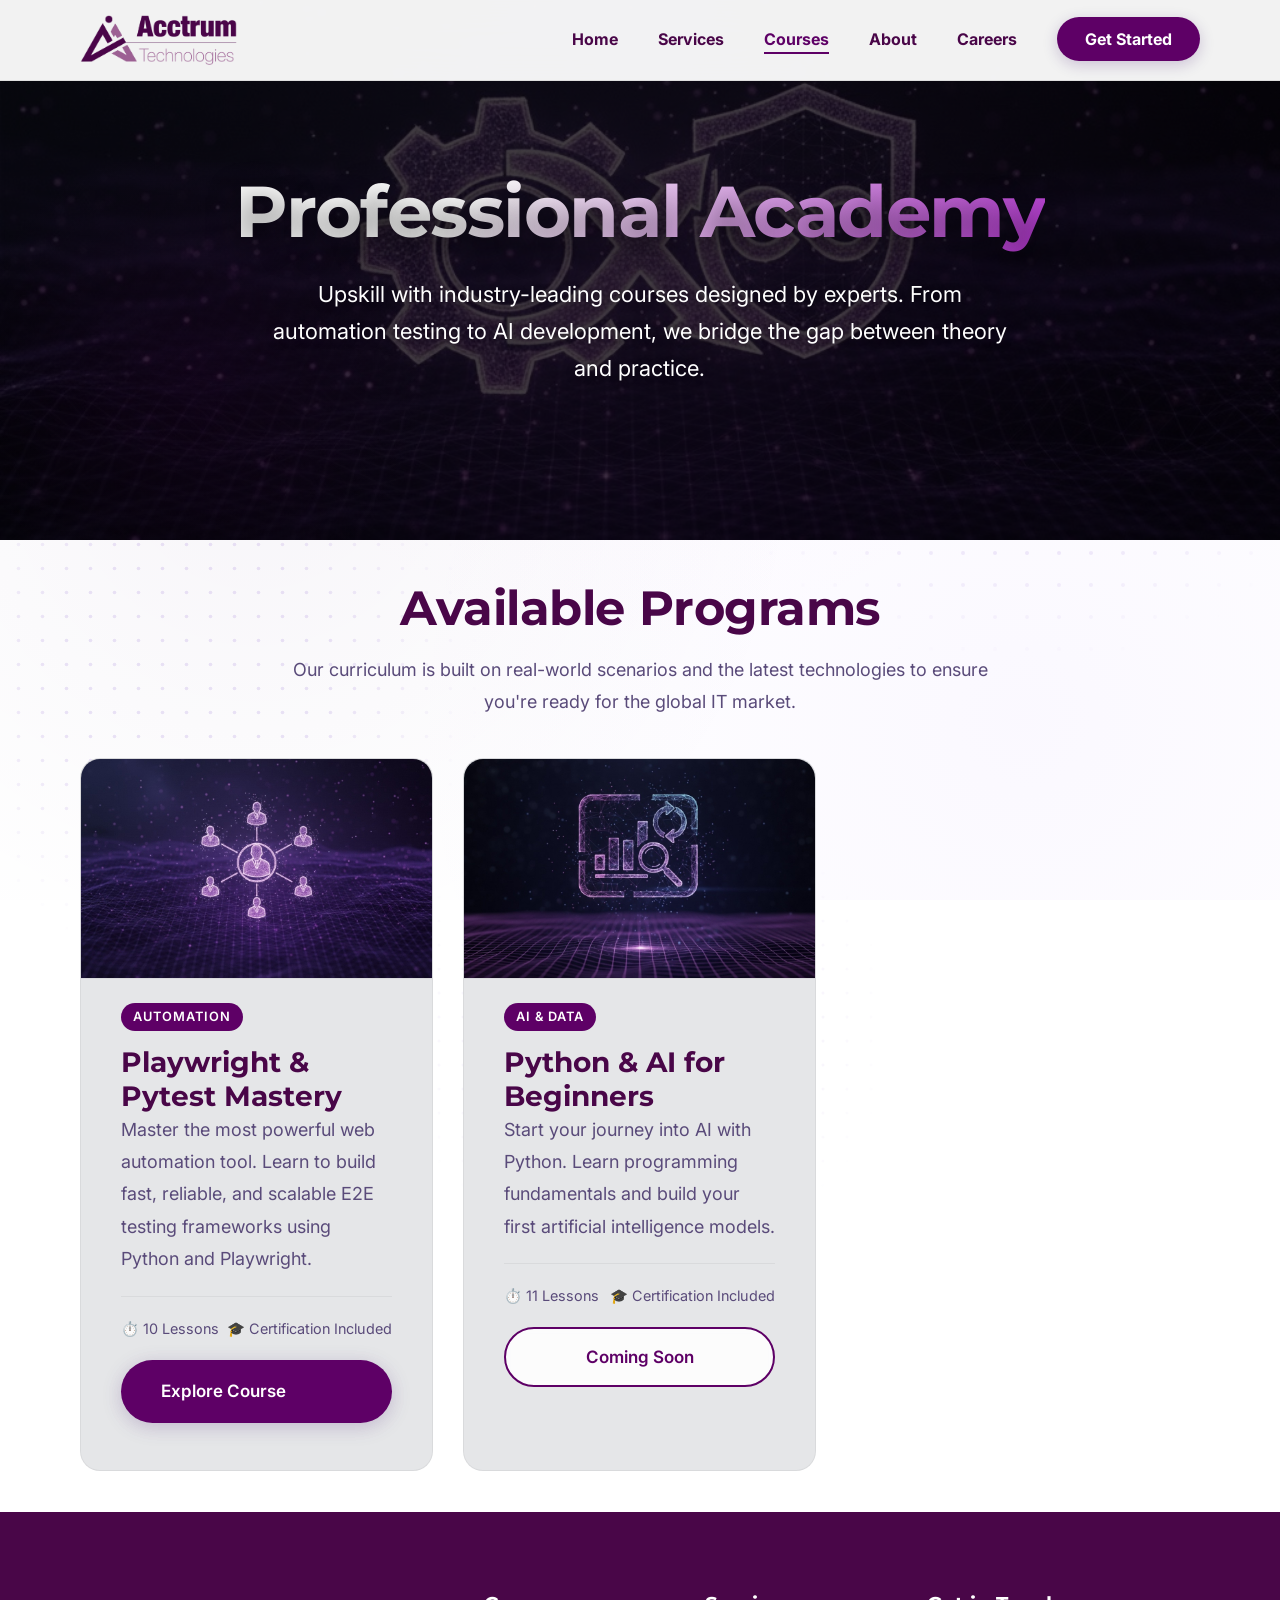
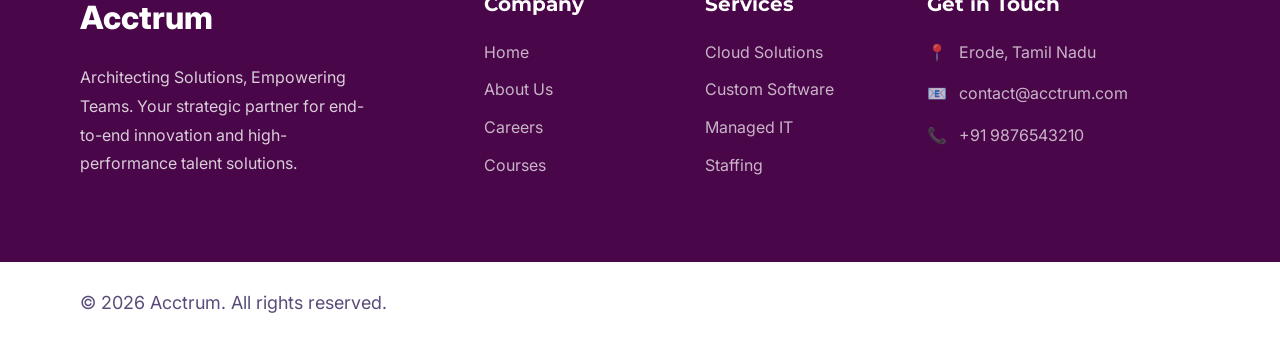
<file: courses.html>
<!DOCTYPE html>
<html lang="en">

<head>
    <meta charset="UTF-8">
    <meta name="viewport" content="width=device-width, initial-scale=1.0">
    <meta name="description"
        content="Professional IT certification courses and training programs by Acctrum. Upskill in Playwright, Python, AI, and more.">
    <title>Professional Courses | Acctrum Academy</title>

    <!-- Google Fonts -->
    <link rel="preconnect" href="https://fonts.googleapis.com">
    <link rel="preconnect" href="https://fonts.gstatic.com" crossorigin>
    <link
        href="https://fonts.googleapis.com/css2?family=Inter:wght@400;500;600;700;800&family=Montserrat:wght@700;800&display=swap"
        rel="stylesheet">

    <!-- Stylesheet -->
    <link rel="stylesheet" href="styles.css">
    <style>
        .course-hero {
            background: linear-gradient(rgba(0, 0, 0, 0.75), rgba(0, 0, 0, 0.75)), url('Imgs/12.jpg');
            background-size: cover;
            background-position: center;
        }

        .course-grid {
            display: grid;
            grid-template-columns: repeat(auto-fill, minmax(350px, 1fr));
            gap: 30px;
            margin-top: 40px;
        }

        .course-tag {
            display: inline-block;
            padding: 4px 12px;
            background: var(--primary);
            color: white;
            border-radius: 20px;
            font-size: 0.8rem;
            font-weight: 600;
            margin-bottom: 15px;
            text-transform: uppercase;
            letter-spacing: 1px;
        }

        .course-meta {
            display: flex;
            justify-content: space-between;
            align-items: center;
            margin-top: 20px;
            padding-top: 20px;
            border-top: 1px solid rgba(0, 0, 0, 0.05);
            color: var(--text-gray);
            font-size: 0.9rem;
        }

        .btn-course {
            width: 100%;
            margin-top: 20px;
        }
    </style>
</head>

<body>
    <!-- Navigation -->
    <nav class="navbar" id="navbar">
        <div class="nav-container">
            <a href="index.html" class="logo">
                <img src="Imgs/Acctrum Logo Final.png" alt="Acctrum" class="logo-img">
            </a>
            <button class="mobile-toggle" id="mobile-toggle" aria-label="Toggle Navigation">
                <span class="bar"></span>
                <span class="bar"></span>
                <span class="bar"></span>
            </button>
            <ul class="nav-links" id="nav-links">
                <li><a href="index.html">Home</a></li>
                <li><a href="services.html">Services</a></li>
                <li><a href="courses.html" class="active">Courses</a></li>
                <li><a href="about.html">About</a></li>
                <li><a href="careers.html">Careers</a></li>
                <li><a href="contact.html" class="nav-cta">Get Started</a></li>
            </ul>
        </div>
    </nav>

    <!-- Hero Section -->
    <section class="hero section course-hero">
        <div class="container">
            <div class="hero-content" style="text-align: center; max-width: 1000px; margin: 0 auto;">
                <h1 style="margin-bottom: 24px;">Professional Academy</h1>
                <p class="hero-subheadline" style="margin: 0 auto 40px;">
                    Upskill with industry-leading courses designed by experts.
                    From automation testing to AI development, we bridge the gap between theory and practice.
                </p>
            </div>
        </div>
    </section>

    <!-- Courses List Section -->
    <section class="section">
        <div class="container">
            <div class="section-header">
                <h2 class="section-title">Available Programs</h2>
                <p class="section-description">
                    Our curriculum is built on real-world scenarios and the latest technologies
                    to ensure you're ready for the global IT market.
                </p>
            </div>

            <div class="course-grid">
                <!-- Playwright Course -->
                <div class="glass-card">
                    <div class="card-image">
                        <img src="Imgs/11.jpg" alt="Playwright Automation">
                    </div>
                    <span class="course-tag">Automation</span>
                    <h3>Playwright & Pytest Mastery</h3>
                    <p>
                        Master the most powerful web automation tool. Learn to build fast, reliable,
                        and scalable E2E testing frameworks using Python and Playwright.
                    </p>
                    <div class="course-meta">
                        <span>⏱️ 10 Lessons</span>
                        <span>🎓 Certification Included</span>
                    </div>
                    <a href="course-details.html?course=playwright" class="btn btn-primary btn-course">Explore
                        Course</a>
                </div>

                <!-- Python AI Course (Place-holder for future) -->
                <div class="glass-card">
                    <div class="card-image">
                        <img src="Imgs/8.jpg" alt="Python AI">
                    </div>
                    <span class="course-tag">AI & Data</span>
                    <h3>Python & AI for Beginners</h3>
                    <p>
                        Start your journey into AI with Python. Learn programming fundamentals
                        and build your first artificial intelligence models.
                    </p>
                    <div class="course-meta">
                        <span>⏱️ 11 Lessons</span>
                        <span>🎓 Certification Included</span>
                    </div>
                    <button class="btn btn-secondary btn-course" disabled>Coming Soon</button>
                </div>
            </div>
        </div>
    </section>

    <!-- Footer -->
    <footer class="footer">
        <div class="container">
            <div class="footer-grid">
                <div class="footer-info">
                    <div class="footer-logo">Acctrum</div>
                    <p>Architecting Solutions, Empowering Teams. Your strategic partner for end-to-end innovation and
                        high-performance talent solutions.</p>
                </div>

                <div class="footer-nav">
                    <h3 class="footer-heading">Company</h3>
                    <ul class="footer-links">
                        <li><a href="index.html">Home</a></li>
                        <li><a href="about.html">About Us</a></li>
                        <li><a href="careers.html">Careers</a></li>
                        <li><a href="courses.html">Courses</a></li>
                    </ul>
                </div>

                <div class="footer-nav">
                    <h3 class="footer-heading">Services</h3>
                    <ul class="footer-links">
                        <li><a href="services.html">Cloud Solutions</a></li>
                        <li><a href="services.html">Custom Software</a></li>
                        <li><a href="services.html">Managed IT</a></li>
                        <li><a href="services.html">Staffing</a></li>
                    </ul>
                </div>

                <div class="footer-nav">
                    <h3 class="footer-heading">Get in Touch</h3>
                    <ul class="footer-contact">
                        <li><span>📍</span> Erode, Tamil Nadu</li>
                        <li><span>📧</span> contact@acctrum.com</li>
                        <li><span>📞</span> +91 9876543210</li>
                    </ul>
                </div>
            </div>
        </div>
        <div class="footer-bottom">
            <div class="container" style="display: flex; justify-content: space-between; align-items: center;">
                <p>&copy; 2026 Acctrum. All rights reserved.</p>
            </div>
        </div>
    </footer>

    <!-- JavaScript -->
    <script src="script.js"></script>
</body>

</html>
</file>
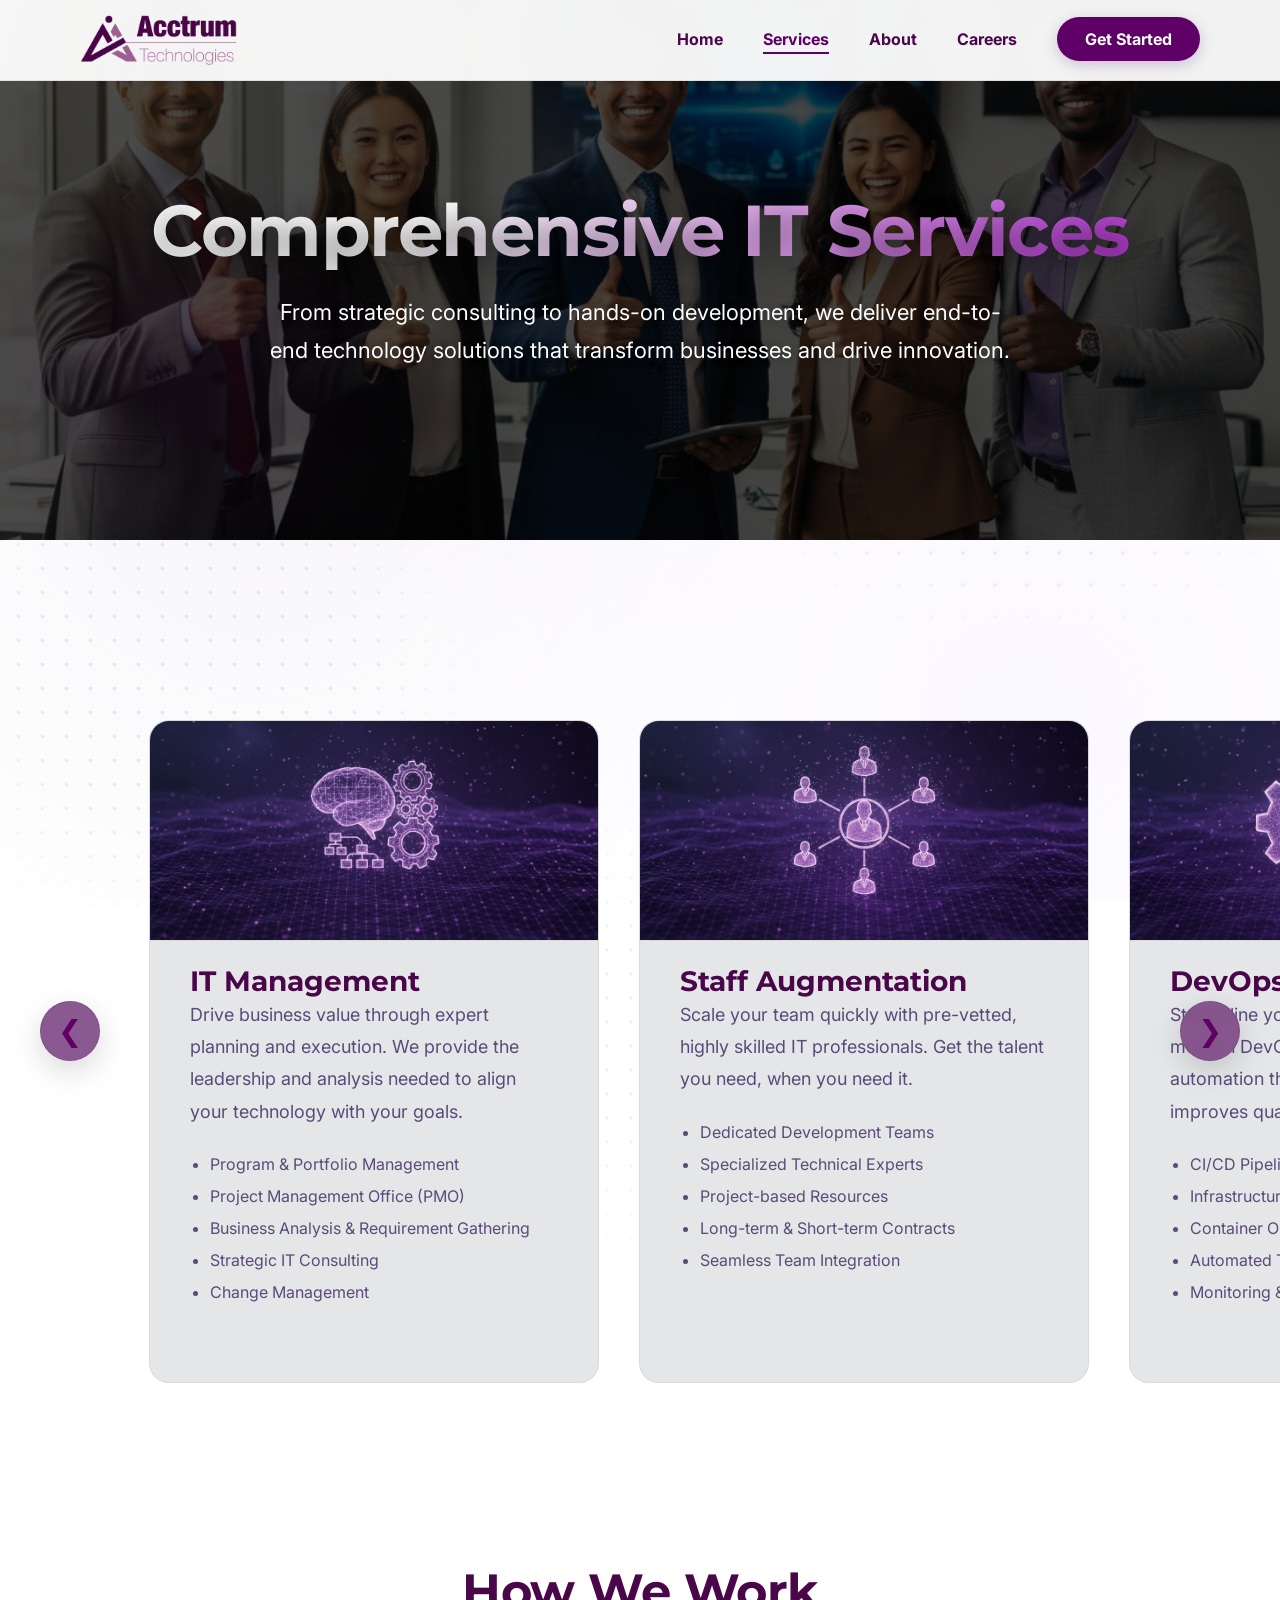
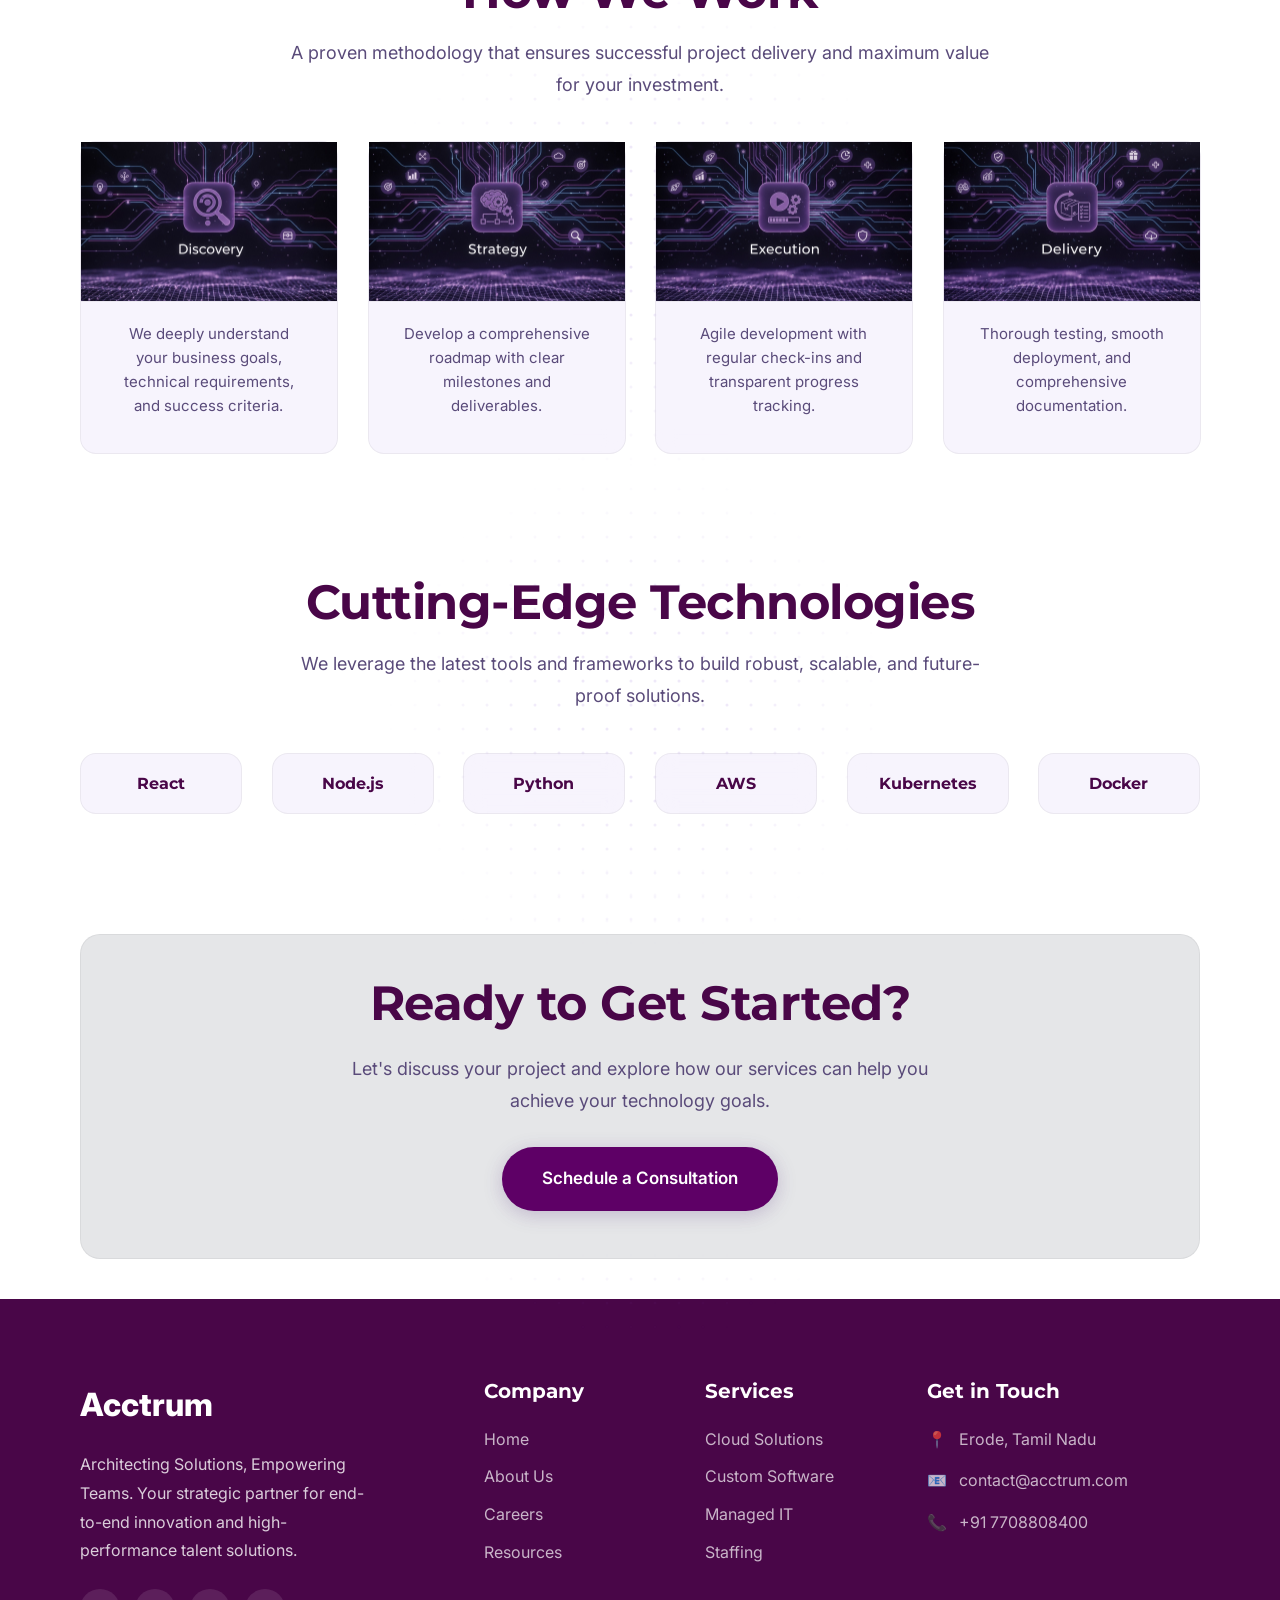
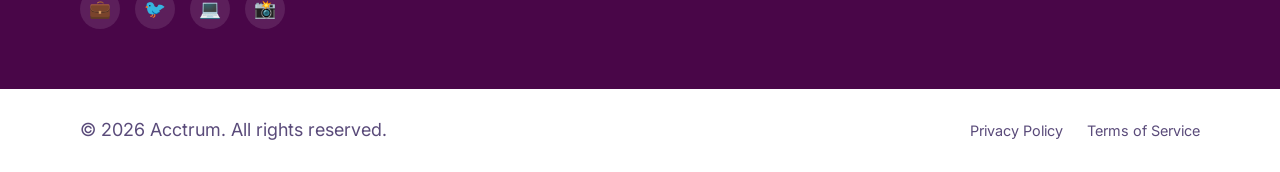
<file: services.html>
<!DOCTYPE html>
<html lang="en">

<head>
    <meta charset="UTF-8">
    <meta name="viewport" content="width=device-width, initial-scale=1.0">
    <meta name="description"
        content="Explore Acctrum's comprehensive IT services including cloud solutions, custom software development, managed IT, and staff augmentation.">
    <title>Services | Acctrum - IT Solutions & Consulting</title>

    <!-- Google Fonts -->
    <link rel="preconnect" href="https://fonts.googleapis.com">
    <link rel="preconnect" href="https://fonts.gstatic.com" crossorigin>
    <link
        href="https://fonts.googleapis.com/css2?family=Inter:wght@400;500;600;700;800&family=Montserrat:wght@700;800&display=swap"
        rel="stylesheet">

    <!-- Stylesheet -->
    <link rel="stylesheet" href="styles.css">
</head>

<body>
    <!-- Navigation -->
    <nav class="navbar" id="navbar">
        <div class="nav-container">
            <a href="index.html" class="logo">
                <img src="Imgs/Acctrum Logo Final.png" alt="Acctrum" class="logo-img">
            </a>
            <button class="mobile-toggle" id="mobile-toggle" aria-label="Toggle Navigation">
                <span class="bar"></span>
                <span class="bar"></span>
                <span class="bar"></span>
            </button>
            <ul class="nav-links" id="nav-links">
                <li><a href="index.html">Home</a></li>
                <li><a href="services.html" class="active">Services</a></li>
                <!-- <li><a href="courses.html">Courses</a></li> -->
                <li><a href="about.html">About</a></li>
                <li><a href="careers.html">Careers</a></li>
                <li><a href="contact.html" class="nav-cta">Get Started</a></li>
            </ul>
        </div>
    </nav>

    <!-- Hero Section -->
    <section class="hero section services-hero">
        <div class="container">
            <div class="hero-content" style="text-align: center; max-width: 1000px; margin: 0 auto;">
                <h1 style="margin-bottom: 24px;">Comprehensive IT Services</h1>
                <p class="hero-subheadline" style="margin: 0 auto 40px;">
                    From strategic consulting to hands-on development, we deliver end-to-end
                    technology solutions that transform businesses and drive innovation.
                </p>
            </div>
        </div>
    </section>

    <!-- Services Detail Section -->
    <section class="section" style="overflow-x: hidden; padding-left: 0; padding-right: 0;">
        <div class="slider-wrapper">
            <button class="slider-nav prev" id="services-prev" aria-label="Previous">❮</button>
            <div class="pillars-grid" id="services-slider">

                <!-- Service 1: Data & Analytics -->
                <div class="glass-card">
                    <div class="card-image">
                        <img src="Imgs/8.jpg" alt="Data & Analytics">
                    </div>
                    <h3>Data & Analytics</h3>
                    <p style="margin-bottom: 20px;">
                        Unlock the power of your data with advanced analytics, business intelligence,
                        and machine learning solutions that drive informed decision-making.
                    </p>
                    <ul style="color: var(--text-gray); line-height: 2; margin-left: 20px;">
                        <li>Data Pipeline Development</li>
                        <li>Business Intelligence & Reporting</li>
                        <li>Machine Learning & AI</li>
                        <li>Data Warehousing Solutions</li>
                        <li>Predictive Analytics</li>
                    </ul>
                </div>
                <!-- Service 2: Custom Software Development -->
                <div class="glass-card">
                    <div class="card-image">
                        <img src="Imgs/9.jpg" alt="Software Development">
                    </div>
                    <h3>Custom Software Development</h3>
                    <p style="margin-bottom: 20px;">
                        Build bespoke applications tailored to your unique business needs. From
                        web apps to enterprise systems, we turn your vision into reality.
                    </p>
                    <ul style="color: var(--text-gray); line-height: 2; margin-left: 20px;">
                        <li>Web & Mobile Applications</li>
                        <li>Enterprise Software Solutions</li>
                        <li>API Development & Integration</li>
                        <li>Legacy System Modernization</li>
                        <li>Full-stack Development</li>
                    </ul>
                </div>

                <!-- Service 3: Managed IT Services -->
                <div class="glass-card">
                    <div class="card-image">
                        <img src="Imgs/10.jpg" alt="Managed IT Services">
                    </div>
                    <h3>IT Management</h3>
                    <p style="margin-bottom: 20px;">
                        Drive business value through expert planning and execution.
                        We provide the leadership and analysis needed to align your technology with your goals.
                    </p>
                    <ul style="color: var(--text-gray); line-height: 2; margin-left: 20px;">
                        <li>Program & Portfolio Management</li>
                        <li>Project Management Office (PMO)</li>
                        <li>Business Analysis & Requirement Gathering</li>
                        <li>Strategic IT Consulting</li>
                        <li>Change Management </li>
                    </ul>
                </div>

                <!-- Service 4: Staff Augmentation -->
                <div class="glass-card">
                    <div class="card-image">
                        <img src="Imgs/11.jpg" alt="Staff Augmentation">
                    </div>
                    <h3>Staff Augmentation</h3>
                    <p style="margin-bottom: 20px;">
                        Scale your team quickly with pre-vetted, highly skilled IT professionals.
                        Get the talent you need, when you need it.
                    </p>
                    <ul style="color: var(--text-gray); line-height: 2; margin-left: 20px;">
                        <li>Dedicated Development Teams</li>
                        <li>Specialized Technical Experts</li>
                        <li>Project-based Resources</li>
                        <li>Long-term & Short-term Contracts</li>
                        <li>Seamless Team Integration</li>
                    </ul>
                </div>

                <!-- Service 5: DevOps & Automation -->
                <div class="glass-card">
                    <div class="card-image">
                        <img src="Imgs/12.jpg" alt="DevOps & Automation">
                    </div>
                    <h3>DevOps & Automation</h3>
                    <p style="margin-bottom: 20px;">
                        Streamline your development lifecycle with modern DevOps practices and
                        intelligent automation that accelerates delivery and improves quality.
                    </p>
                    <ul style="color: var(--text-gray); line-height: 2; margin-left: 20px;">
                        <li>CI/CD Pipeline Implementation</li>
                        <li>Infrastructure as Code (IaC)</li>
                        <li>Container Orchestration</li>
                        <li>Automated Testing & QA</li>
                        <li>Monitoring & Observability</li>
                    </ul>
                </div>

                <!-- Service 6: Cloud Services -->
                <div class="glass-card">
                    <div class="card-image">
                        <img src="Imgs/13.jpg" alt="Cloud Services">
                    </div>
                    <h3>Cloud Services</h3>
                    <p style="margin-bottom: 20px;">
                        Transform your infrastructure with cutting-edge cloud solutions. We help
                        you migrate, optimize, and manage cloud environments across leading platforms.
                    </p>
                    <ul style="color: var(--text-gray); line-height: 2; margin-left: 20px;">
                        <li>Cloud Migration & Modernization</li>
                        <li>Multi-cloud Architecture Design</li>
                        <li>Cost Optimization & FinOps</li>
                        <li>Cloud Security & Compliance</li>
                        <li>AWS, Azure, GCP Expertise</li>
                    </ul>
                </div>
            </div>
            <button class="slider-nav next" id="services-next" aria-label="Next">❯</button>
        </div>
    </section>

    <!-- Process Section -->
    <section class="section">
        <div class="container">
            <div class="section-header">

                <h2 class="section-title">How We Work</h2>
                <p class="section-description">
                    A proven methodology that ensures successful project delivery and
                    maximum value for your investment.
                </p>
            </div>

            <div class="services-grid">
                <div class="service-card">
                    <div class="card-image">
                        <img src="Imgs/14.jpg" alt="Discovery">
                    </div>

                    <p>
                        We deeply understand your business goals, technical requirements,
                        and success criteria.
                    </p>
                </div>

                <div class="service-card">
                    <div class="card-image">
                        <img src="Imgs/16.jpg" alt="Strategy">
                    </div>

                    <p>
                        Develop a comprehensive roadmap with clear milestones and
                        deliverables.
                    </p>
                </div>

                <div class="service-card">
                    <div class="card-image">
                        <img src="Imgs/17.jpg" alt="Execution">
                    </div>

                    <p>
                        Agile development with regular check-ins and transparent
                        progress tracking.
                    </p>
                </div>

                <div class="service-card">
                    <div class="card-image">
                        <img src="Imgs/18.jpg" alt="Delivery">
                    </div>

                    <p>
                        Thorough testing, smooth deployment, and comprehensive
                        documentation.
                    </p>
                </div>
            </div>
        </div>
    </section>

    <!-- Technologies Section -->
    <section class="section">
        <div class="container">
            <div class="section-header">

                <h2 class="section-title">Cutting-Edge Technologies</h2>
                <p class="section-description">
                    We leverage the latest tools and frameworks to build robust,
                    scalable, and future-proof solutions.
                </p>
            </div>

            <div class="services-grid" style="grid-template-columns: repeat(6, 1fr);">
                <div class="service-card" style="padding: 20px;">
                    <h3 style="font-size: 1rem; margin: 0;">React</h3>
                </div>
                <div class="service-card" style="padding: 20px;">
                    <h3 style="font-size: 1rem; margin: 0;">Node.js</h3>
                </div>
                <div class="service-card" style="padding: 20px;">
                    <h3 style="font-size: 1rem; margin: 0;">Python</h3>
                </div>
                <div class="service-card" style="padding: 20px;">
                    <h3 style="font-size: 1rem; margin: 0;">AWS</h3>
                </div>
                <div class="service-card" style="padding: 20px;">
                    <h3 style="font-size: 1rem; margin: 0;">Kubernetes</h3>
                </div>
                <div class="service-card" style="padding: 20px;">
                    <h3 style="font-size: 1rem; margin: 0;">Docker</h3>
                </div>
                <!-- <div class="service-card" style="padding: 20px;">
                    <h3 style="font-size: 1rem; margin: 0;">TypeScript</h3>
                </div>
                <div class="service-card" style="padding: 20px;">
                    <h3 style="font-size: 1rem; margin: 0;">PostgreSQL</h3>
                </div>
                <div class="service-card" style="padding: 20px;">
                    <h3 style="font-size: 1rem; margin: 0;">MongoDB</h3>
                </div>
                <div class="service-card" style="padding: 20px;">
                    <h3 style="font-size: 1rem; margin: 0;">Azure</h3>
                </div>
                <div class="service-card" style="padding: 20px;">
                    <h3 style="font-size: 1rem; margin: 0;">TensorFlow</h3>
                </div>
                <div class="service-card" style="padding: 20px;">
                    <h3 style="font-size: 1rem; margin: 0;">GraphQL</h3>
                </div> -->
            </div>
        </div>
    </section>

    <!-- CTA Section -->
    <section class="section">
        <div class="container">
            <div class="glass-card" style="text-align: center; padding: 40px 30px;">
                <h2 style="margin-bottom: 20px;">Ready to Get Started?</h2>
                <p style="max-width: 600px; margin: 0 auto 30px; font-size: 1.125rem;">
                    Let's discuss your project and explore how our services can help
                    you achieve your technology goals.
                </p>
                <a href="contact.html" class="btn btn-primary">Schedule a Consultation</a>
            </div>
        </div>
    </section>

    <!-- Footer -->
    <footer class="footer">
        <div class="container">
            <div class="footer-grid">
                <div class="footer-info">
                    <div class="footer-logo">Acctrum</div>
                    <p>Architecting Solutions, Empowering Teams. Your strategic partner for end-to-end innovation and
                        high-performance talent solutions.</p>
                    <div class="social-links">
                        <a href="#" aria-label="LinkedIn">💼</a>
                        <a href="#" aria-label="Twitter">🐦</a>
                        <a href="#" aria-label="GitHub">💻</a>
                        <a href="#" aria-label="Instagram">📸</a>
                    </div>
                </div>

                <div class="footer-nav">
                    <h3 class="footer-heading">Company</h3>
                    <ul class="footer-links">
                        <li><a href="index.html">Home</a></li>
                        <li><a href="about.html">About Us</a></li>
                        <!-- <li><a href="courses.html">Courses</a></li> -->
                        <li><a href="careers.html">Careers</a></li>
                        <li><a href="contact.html">Resources</a></li>
                    </ul>
                </div>

                <div class="footer-nav">
                    <h3 class="footer-heading">Services</h3>
                    <ul class="footer-links">
                        <li><a href="services.html">Cloud Solutions</a></li>
                        <li><a href="services.html">Custom Software</a></li>
                        <li><a href="services.html">Managed IT</a></li>
                        <li><a href="services.html">Staffing</a></li>
                    </ul>
                </div>

                <div class="footer-nav">
                    <h3 class="footer-heading">Get in Touch</h3>
                    <ul class="footer-contact">
                        <li><span>📍</span> Erode, Tamil Nadu</li>
                        <li><span>📧</span> contact@acctrum.com</li>
                        <li><span>📞</span> +91 7708808400</li>
                    </ul>
                </div>
            </div>
        </div>

        <div class="footer-bottom">
            <div class="container" style="display: flex; justify-content: space-between; align-items: center;">
                <p>&copy; 2026 Acctrum. All rights reserved.</p>
                <div class="footer-legal">
                    <a href="#" style="margin-left: 20px;">Privacy Policy</a>
                    <a href="#" style="margin-left: 20px;">Terms of Service</a>
                </div>
            </div>
        </div>
    </footer>

    <!-- JavaScript -->
    <script src="script.js"></script>
</body>

</html>
</file>
<file: styles.css>
/* ===================================
   Professional Calm Design System
   =================================== */
:root {
    /* Deep Purple Professional Color Palette (#330066) */
    --primary: #5e0066;
    /* Deep Purple */
    --primary-light: #b033cc;
    /* Medium Purple */
    --primary-dark: #2b0149;
    /* Extra Dark Purple */

    --secondary: #5c2d91;
    /* Royal Purple */
    --secondary-light: #8c52ff;
    /* Vibrant Purple */

    --accent: #e879f9;
    /* Bright Magenta Accent */
    --accent-light: #f0abfc;
    /* Soft Magenta */

    --bg-main: #ffffff;
    /* Clean light background with purple tint */
    --bg-card: #ffffff;
    /* Pure White */
    --text-white: #ffffff;
    /* Pure White */
    --text-light: #490648;
    /* Very Dark Purple for headings */
    --text-gray: #5a4b7a;
    /* Sophisticated deep purple gray for body */

    /* Typography */
    --font-primary: 'Inter', -apple-system, BlinkMacSystemFont, 'Segoe UI', sans-serif;
    --font-heading: 'Montserrat', 'Inter', sans-serif;

    /* Spacing */
    --section-padding: 40px 0;
    --container-padding: 0 80px;
    --card-padding: 40px;

    /* Effects */
    --shadow-glow: 0 10px 40px rgba(51, 0, 102, 0.12);
    --shadow-glow-purple: 0 10px 40px rgba(102, 51, 204, 0.15);
    --shadow-glow-accent: 0 10px 40px rgba(232, 121, 249, 0.15);
    --transition: all 0.4s cubic-bezier(0.4, 0, 0.2, 1);
    --transition-fast: all 0.2s ease;
    --transition-bounce: all 0.5s cubic-bezier(0.175, 0.885, 0.32, 1.275);
}

/* ===================================
   Base Styles
   =================================== */
* {
    margin: 0;
    padding: 0;
    box-sizing: border-box;
}

html {
    scroll-behavior: smooth;
    overflow-x: hidden;
    width: 100%;
}

body {
    font-family: var(--font-primary);
    font-size: 16px;
    line-height: 1.6;
    color: var(--text-gray);
    background: var(--bg-main);
    /* Base professional gradients */
    background-image:
        radial-gradient(circle at 20% 50%, rgba(51, 0, 102, 0.04) 0%, transparent 50%),
        radial-gradient(circle at 80% 80%, rgba(140, 82, 255, 0.04) 0%, transparent 50%),
        radial-gradient(circle at 50% 20%, rgba(232, 121, 249, 0.03) 0%, transparent 50%);
    background-attachment: fixed;
    overflow-x: hidden;
    position: relative;
}

/* Decorative Background Dot Circles */
body::before,
body::after {
    content: '';
    position: fixed;
    pointer-events: none;
    z-index: -2;
    opacity: 0.18;
    /* Subtle yet attractive */
}

/* Multiple Dotted Clusters */
body::before {
    top: -10%;
    right: -10%;
    width: 60vw;
    height: 60vw;
    background-image:
        radial-gradient(circle at center, transparent 30%, transparent 31%),
        url("data:image/svg+xml,%3Csvg width='32' height='32' viewBox='0 0 32 32' xmlns='http://www.w3.org/2000/svg'%3E%3Ccircle cx='3' cy='3' r='2' fill='%23966FD6'/%3E%3C/svg%3E");
    mask-image: radial-gradient(circle at center, black 40%, transparent 70%);
    -webkit-mask-image: radial-gradient(circle at center, black 40%, transparent 70%);
    animation: rotate 120s linear infinite;
}

body::after {
    bottom: -10%;
    left: -10%;
    width: 50vw;
    height: 50vw;
    background-image: url("data:image/svg+xml,%3Csvg width='24' height='24' viewBox='0 0 24 24' xmlns='http://www.w3.org/2000/svg'%3E%3Ccircle cx='2.5' cy='2.5' r='1.8' fill='%23966FD6'/%3E%3C/svg%3E");
    mask-image: radial-gradient(circle at center, black 30%, transparent 65%);
    -webkit-mask-image: radial-gradient(circle at center, black 30%, transparent 65%);
    animation: rotate 180s linear infinite reverse;
}

/* Additional Dot Cluster in Middle for more attraction */
section {
    position: relative;
    z-index: 1;
}

section::before {
    content: '';
    position: absolute;
    top: 50%;
    left: 50%;
    transform: translate(-50%, -50%);
    width: 600px;
    height: 600px;
    z-index: -1;
    pointer-events: none;
    opacity: 0.15;
    background-image: url("data:image/svg+xml,%3Csvg width='24' height='24' viewBox='0 0 24 24' xmlns='http://www.w3.org/2000/svg'%3E%3Ccircle cx='3' cy='3' r='1.5' fill='%23966FD6'/%3E%3C/svg%3E");
    mask-image: radial-gradient(circle at center, black 20%, transparent 60%);
    -webkit-mask-image: radial-gradient(circle at center, black 20%, transparent 60%);
    animation: floatRotate 40s ease-in-out infinite;
}

@keyframes floatRotate {
    0% {
        transform: translate(-50%, -50%) rotate(0deg) scale(1);
    }

    50% {
        transform: translate(-50%, -50%) rotate(180deg) scale(1.1);
    }

    100% {
        transform: translate(-50%, -50%) rotate(360deg) scale(1);
    }
}

@keyframes rotate {
    from {
        transform: rotate(0deg);
    }

    to {
        transform: rotate(360deg);
    }
}

/* ===================================
   Animations
   =================================== */
@keyframes fadeInUp {
    from {
        opacity: 0;
        transform: translateY(40px);
    }

    to {
        opacity: 1;
        transform: translateY(0);
    }
}

@keyframes fadeIn {
    from {
        opacity: 0;
    }

    to {
        opacity: 1;
    }
}

@keyframes slideInLeft {
    from {
        opacity: 0;
        transform: translateX(-50px);
    }

    to {
        opacity: 1;
        transform: translateX(0);
    }
}

@keyframes slideInRight {
    from {
        opacity: 0;
        transform: translateX(50px);
    }

    to {
        opacity: 1;
        transform: translateX(0);
    }
}

@keyframes glow {

    0%,
    100% {
        box-shadow: 0 0 20px rgba(51, 0, 102, 0.2);
    }

    50% {
        box-shadow: 0 0 40px rgba(102, 51, 204, 0.3);
    }
}

@keyframes float {

    0%,
    100% {
        transform: translateY(0px);
    }

    50% {
        transform: translateY(-20px);
    }
}

@keyframes gradient-shift {
    0% {
        background-position: 0% 50%;
    }

    50% {
        background-position: 100% 50%;
    }

    100% {
        background-position: 0% 50%;
    }
}

@keyframes bounce {

    0%,
    20%,
    50%,
    80%,
    100% {
        transform: translateY(0);
    }

    40% {
        transform: translateY(-20px);
    }

    60% {
        transform: translateY(-10px);
    }
}


/* ===================================
   Typography
   =================================== */
h1,
h2,
h3,
h4,
h5,
h6 {
    font-family: var(--font-heading);
    font-weight: 700;
    color: var(--text-light);
    line-height: 1.2;
}

h1 {
    font-size: 4rem;
    letter-spacing: -0.02em;
    background: linear-gradient(135deg, var(--primary-light), var(--text-light));
    background-size: 200% 200%;
    -webkit-background-clip: text;
    -webkit-text-fill-color: transparent;
    background-clip: text;
    /* Removed the intense continuous animation for a more stable professional look, 
       or we can keep a subtle one. Let's keep it subtle. */
    animation: gradient-shift 8s ease infinite;
}

h2 {
    font-size: 3rem;
    letter-spacing: -0.01em;
}

h3 {
    font-size: 1.75rem;
}

p {
    font-size: 1.125rem;
    line-height: 1.8;
}

/* ===================================
   Container & Layout
   =================================== */
.container {
    max-width: 1400px;
    margin: 0 auto;
    padding: var(--container-padding);
}

.section {
    padding: var(--section-padding);
    position: relative;
}

/* ===================================
   Navigation
   =================================== */
.navbar {
    position: fixed;
    top: 0;
    left: 0;
    right: 0;
    background: rgba(255, 255, 255, 0.95);
    backdrop-filter: blur(20px);
    padding: 15px 0;
    z-index: 1000;
    border-bottom: 1px solid rgba(0, 0, 0, 0.08);
    transition: var(--transition);
}

.navbar.scrolled {
    background: #ffffff;
    border-bottom: 1px solid rgba(0, 0, 0, 0.12);
    box-shadow: 0 4px 20px rgba(0, 0, 0, 0.05);
}

.nav-container {
    display: flex;
    justify-content: space-between;
    align-items: center;
    max-width: 1400px;
    margin: 0 auto;
    padding: 0 80px;
}

.logo {
    display: flex;
    align-items: center;
    text-decoration: none;
    transition: var(--transition-fast);
}

.logo-img {
    height: 50px;
    width: auto;
    object-fit: contain;
    display: block;
}

.logo:hover {
    transform: scale(1.02);
}

.nav-links {
    display: flex;
    gap: 40px;
    list-style: none;
    align-items: center;
}

.nav-links a {
    color: var(--text-light);
    text-decoration: none;
    font-weight: 700;
    transition: var(--transition-fast);
    position: relative;
}

.nav-links a::after {
    content: '';
    position: absolute;
    bottom: -5px;
    left: 0;
    width: 0;
    height: 2px;
    background: var(--primary);
    transition: var(--transition-fast);
}

.nav-links a:hover,
.nav-links a.active {
    color: var(--primary);
}

.nav-links a:hover::after,
.nav-links a.active::after {
    width: 100%;
}

.nav-cta {
    background: var(--primary);
    color: white !important;
    padding: 12px 28px;
    border-radius: 50px;
    font-weight: 600;
    transition: var(--transition);
    box-shadow: 0 4px 15px rgba(51, 0, 102, 0.2);
}

.nav-cta::after {
    display: none;
}

.nav-cta:hover {
    transform: translateY(-2px);
    background: var(--primary-dark);
    box-shadow: 0 6px 20px rgba(51, 0, 102, 0.3);
}

/* ===================================
   Hero Section
   =================================== */
.hero {
    min-height: 60vh;
    display: flex;
    align-items: center;
    position: relative;
    overflow: hidden;
    padding-top: 100px;
}

.hero::before {
    content: '';
    position: absolute;
    top: -30%;
    right: -5%;
    width: 60%;
    height: 120%;
    background: radial-gradient(circle, rgba(176, 51, 204, 0.15) 30%, transparent 70%);
    animation: float 12s ease-in-out infinite;
    z-index: 1;
}

.hero::after {
    content: '';
    position: absolute;
    bottom: -10%;
    left: -5%;
    width: 40%;
    height: 80%;
    background: radial-gradient(circle, rgba(94, 0, 102, 0.1) 0%, transparent 70%);
    animation: float 15s ease-in-out infinite reverse;
    z-index: 1;
}

.home-hero {
    background: #1a0033;
    /* Theme fallback */
    position: relative;
    z-index: 1;
}

#hero-particles {
    position: absolute;
    top: 0;
    left: 0;
    width: 100%;
    height: 100%;
    z-index: 2;
    pointer-events: none;
}

.hero-bg-overlay {
    position: absolute;
    top: 0;
    left: 0;
    width: 100%;
    height: 100%;
    background: linear-gradient(rgba(0, 0, 0, 0.65), rgba(26, 0, 51, 0.7)), url('Imgs/4.png');
    background-size: cover;
    background-position: center;
    z-index: 1;
    animation: heroBreathe 40s ease-in-out infinite;
    transform-origin: center;
}

/* High-tech Grid Overlay */
.hero-bg-overlay::before {
    content: '';
    position: absolute;
    top: 0;
    left: 0;
    width: 100%;
    height: 100%;
    background-image:
        linear-gradient(rgba(0, 0, 0, 0.1) 1px, transparent 1px),
        linear-gradient(90deg, rgba(0, 0, 0, 0.1) 1px, transparent 1px);
    background-size: 40px 40px;
    z-index: 2;
}

/* Moving Scanline */
.hero-bg-overlay::after {
    content: '';
    position: absolute;
    top: 0;
    left: 0;
    width: 100%;
    height: 5px;
    background: linear-gradient(to bottom, transparent, rgba(0, 0, 0, 0.3), transparent);
    z-index: 3;
    animation: scanline 8s linear infinite;
    opacity: 0.5;
}

@keyframes scanline {
    0% {
        top: -10%;
    }

    100% {
        top: 110%;
    }
}

@keyframes heroBreathe {

    0%,
    100% {
        transform: scale(1);
    }

    50% {
        transform: scale(1.1);
    }
}

.services-hero {
    background: linear-gradient(rgba(0, 0, 0, 0.7), rgba(0, 0, 0, 0.7)), url('Imgs/2.png');
    background-size: cover;
    background-position: center;
    background-repeat: no-repeat;
}

.about-hero {
    background: linear-gradient(rgba(0, 0, 0, 0.7), rgba(0, 0, 0, 0.7)), url('Imgs/3.png');
    background-size: cover;
    background-position: center;
    background-repeat: no-repeat;
}

.careers-hero {
    background: linear-gradient(rgba(0, 0, 0, 0.7), rgba(0, 0, 0, 0.7)), url('Imgs/1.png');
    background-size: cover;
    background-position: 50% 30%;
    background-repeat: no-repeat;
}

.contact-hero {
    background: linear-gradient(rgba(0, 0, 0, 0.7), rgba(0, 0, 0, 0.7)), url('Imgs/3.png');
    background-size: cover;
    background-position: 50% 30%;
    background-repeat: no-repeat;
}

.hero p,
.hero .hero-subheadline {
    color: #ffffff !important;
}

.hero-content {
    position: relative;
    z-index: 5;
    max-width: 900px;
    animation: fadeInUp 1.2s cubic-bezier(0.2, 0.8, 0.2, 1);
}

.hero h1 {
    font-size: 4.5rem;
    margin-bottom: 24px;
    line-height: 1.1;
    color: var(--text-white);
    background: linear-gradient(135deg, #ffffff 30%, var(--primary-light));
    -webkit-background-clip: text;
    -webkit-text-fill-color: transparent;
    background-clip: text;
    text-shadow: 0 10px 30px rgba(0, 0, 0, 0.5);
}



.hero-subheadline {
    color: rgba(255, 255, 255, 0.9);
    font-size: 1.375rem;
    line-height: 1.7;
    margin-bottom: 40px;
    max-width: 750px;
    text-shadow: 0 2px 10px rgba(0, 0, 0, 0.3);
    animation: fadeInUp 1s ease 0.2s backwards;
}

/* Ensure next section has solid background to prevent hero bleed */
#pillars {
    background-color: rgba(255, 255, 255, 0.92) !important;
    backdrop-filter: blur(10px);
    opacity: 1 !important;
    z-index: 10;
    position: relative;
    box-shadow: 0 -30px 60px rgba(0, 0, 0, 0.15);
}

.cta-container {
    display: flex;
    gap: 20px;
    animation: fadeInUp 1s ease 0.4s backwards;
}

/* Services Slider Styles */
.slider-wrapper {
    position: relative;
    width: 100%;
    margin: 40px 0;
    overflow: hidden;
}

.slider-wrapper .pillars-grid {
    display: flex !important;
    grid-template-columns: none !important;
    gap: 40px;
    overflow-x: auto;
    scrollbar-width: none;
    -ms-overflow-style: none;
    padding: 60px 15%;
    /* Large padding for edge-to-edge feel */
}

.slider-wrapper .pillars-grid::-webkit-scrollbar {
    display: none;
}

.slider-wrapper .glass-card {
    flex: 0 0 450px;
    opacity: 0.3;
    /* 30% visibility by default */
    transition: opacity 0.5s cubic-bezier(0.4, 0, 0.2, 1), transform 0.5s ease;
}

.slider-wrapper .glass-card.item-focus {
    opacity: 1;
    transform: scale(1.02);
}

.slider-nav {
    position: absolute;
    top: 50%;
    transform: translateY(-50%);
    width: 60px;
    height: 60px;
    border-radius: 50%;
    background: rgba(127, 71, 133, 0.9);
    backdrop-filter: blur(10px);
    border: 1px solid rgba(0, 0, 0, 0.1);
    color: var(--primary);
    font-size: 1.8rem;
    display: flex;
    align-items: center;
    justify-content: center;
    cursor: pointer;
    z-index: 20;
    box-shadow: 0 10px 30px rgba(0, 0, 0, 0.15);
    transition: all 0.3s ease;
}

.slider-nav:hover {
    background: var(--primary);
    color: var(--text-white);
    transform: translateY(-50%) scale(1.1);
}

.slider-nav.prev {
    left: 40px;
}

.slider-nav.next {
    right: 40px;
}

@media (max-width: 768px) {
    .slider-wrapper .pillars-grid {
        padding: 40px 8%;
        gap: 20px;
    }

    .slider-wrapper .glass-card {
        flex: 0 0 82vw;
    }

    .slider-nav {
        width: 45px;
        height: 45px;
        font-size: 1.3rem;
    }

    .slider-nav.prev {
        left: 10px;
    }

    .slider-nav.next {
        right: 10px;
    }
}

/* ===================================
   Glassmorphic Cards
   =================================== */
.glass-card {
    background: rgba(219, 220, 222, 0.7);
    /* White with opacity */
    backdrop-filter: blur(10px);
    border-radius: 20px;
    border: 1px solid rgba(0, 0, 0, 0.05);
    padding: var(--card-padding);
    /* Transition specific properties to avoid transform lag */
    transition: background 0.3s ease, border-color 0.3s ease, box-shadow 0.3s ease, opacity 0.4s ease;
    position: relative;
    overflow: hidden;
    will-change: transform, opacity;
}

.glass-card .card-image {
    width: calc(100% + 80px);
    height: 220px;
    margin: -40px -40px 24px -40px;
    border-bottom: 1px solid rgba(0, 0, 0, 0.05);
}

.glass-card::before {
    content: '';
    position: absolute;
    top: 0;
    left: 0;
    right: 0;
    height: 2px;
    background: linear-gradient(90deg, var(--primary), var(--secondary));
    transform: scaleX(0);
    transform-origin: left;
    transition: var(--transition);
}

.glass-card:hover {
    transform: translateY(-8px);
    background: rgba(255, 255, 255, 0.9);
    border-color: rgba(106, 203, 74, 0.2);
    box-shadow: 0 20px 40px rgba(0, 0, 0, 0.08);
}

.glass-card:hover::before {
    transform: scaleX(1);
}

/* Expandable Stat Cards */
.expandable-card {
    cursor: pointer;
    transition: all 0.4s cubic-bezier(0.25, 0.8, 0.25, 1);
    align-items: flex-start !important;
    /* Override center align if needed */
    display: flex;
    flex-direction: column;
    justify-content: flex-start;
    padding: 30px !important;
}

.expandable-card .card-content {
    width: 100%;
    position: relative;
    text-align: center;
}

.expandable-card .expand-icon {
    position: absolute;
    top: -10%;
    right: -12%;
    transform: translateY(-50%);
    width: 30px;
    height: 30px;
    border-radius: 50%;
    background: rgba(150, 111, 214, 0.1);
    color: var(--primary);
    display: flex;
    align-items: center;
    justify-content: center;
    font-size: 1.2rem;
    font-weight: bold;
    transition: all 0.3s ease;
}

.expandable-card.expanded .expand-icon {
    transform: translateY(-50%) rotate(45deg);
    background: var(--primary);
    color: white;
}

.expandable-card .card-details {
    max-height: 0;
    overflow: hidden;
    opacity: 0;
    transition: all 0.5s ease;
    margin-top: 0;
    text-align: left;
}

.expandable-card.expanded .card-details {
    max-height: 500px;
    /* Arbitrary large height */
    opacity: 1;
    margin-top: 20px;
    border-top: 1px solid rgba(0, 0, 0, 0.05);
    padding-top: 20px;
}

.expandable-card.expanded {
    background: #ffffff;
    box-shadow: 0 15px 40px rgba(51, 0, 102, 0.15);
    border-color: rgba(150, 111, 214, 0.3);
    z-index: 10;
    transform: scale(1.02);
}

/* ===================================
   Buttons
   =================================== */
.btn {
    display: inline-block;
    padding: 18px 40px;
    font-size: 1.0625rem;
    font-weight: 600;
    text-decoration: none;
    border-radius: 50px;
    transition: var(--transition);
    cursor: pointer;
    border: none;
    font-family: var(--font-primary);
    position: relative;
    overflow: hidden;
}

.btn::before {
    content: '';
    position: absolute;
    top: 50%;
    left: 50%;
    width: 0;
    height: 0;
    border-radius: 50%;
    background: rgba(255, 255, 255, 0.15);
    transform: translate(-50%, -50%);
    transition: width 0.6s, height 0.6s;
}

.btn:hover::before {
    width: 300px;
    height: 300px;
}

.btn-primary {
    background: var(--primary);
    color: white;
    box-shadow: 0 4px 20px rgba(51, 0, 102, 0.2);
}

.btn-primary:hover {
    background: var(--primary-dark);
    transform: translateY(-3px);
    box-shadow: 0 8px 25px rgba(51, 0, 102, 0.3);
}

.btn-secondary {
    background: rgba(255, 255, 255, 0.9);
    color: var(--primary);
    border: 2px solid var(--primary);
    backdrop-filter: blur(5px);
}

.btn-secondary:hover {
    background: var(--primary);
    color: white;
    border-color: var(--primary);
    transform: translateY(-3px);
    box-shadow: 0 5px 15px rgba(51, 0, 102, 0.15);
}

/* ===================================
   Section Headings
   =================================== */
.section-header {
    text-align: center;
    margin-bottom: 40px;
    will-change: transform, opacity;
}



.section-title {
    margin-bottom: 16px;
    color: var(--text-light);
}

.section-description {
    color: var(--text-gray);
    max-width: 700px;
    margin: 0 auto;
    font-size: 1.125rem;
}

/* ===================================
   Pillars Grid
   =================================== */
.pillars-grid {
    display: grid;
    grid-template-columns: repeat(3, 1fr);
    gap: 40px;
    margin-top: 40px;
}

.pillar-card {
    background: linear-gradient(135deg, rgba(102, 51, 204, 0.1) 0%, rgba(51, 0, 102, 0.05) 100%);
    backdrop-filter: blur(10px);
    border-radius: 20px;
    border: 1px solid rgba(0, 0, 0, 0.05);
    padding: var(--card-padding);
    /* Transition specific properties to avoid transform lag */
    transition: background 0.3s ease, border-color 0.3s ease, box-shadow 0.3s ease, opacity 0.4s ease;
    position: relative;
    overflow: hidden;
    will-change: transform, opacity;
}

.pillar-card::before {
    content: '';
    position: absolute;
    top: 0;
    left: 0;
    right: 0;
    height: 3px;
    background: linear-gradient(90deg, var(--primary), var(--secondary));
    transform: scaleX(0);
    transform-origin: left;
    transition: var(--transition);
}

.pillar-card:hover {
    transform: translateY(-8px);
    background: #ffffff;
    border-color: rgba(51, 0, 102, 0.2);
    box-shadow: 0 20px 40px rgba(51, 0, 102, 0.08);
}

.pillar-card:hover::before {
    transform: scaleX(1);
}

.pillar-icon {
    display: none;
}

.card-image {
    width: calc(100% + 80px);
    height: 180px;
    margin: -40px -40px 24px -40px;
    overflow: hidden;
    border-bottom: 1px solid rgba(0, 0, 0, 0.05);
}

.card-image img {
    width: 100%;
    height: 100%;
    object-fit: cover;
}

.pillar-card h3 {
    margin-bottom: 16px;
    color: var(--text-light);
}

.pillar-card p {
    color: var(--text-gray);
    font-size: 1rem;
    line-height: 1.7;
}

/* ===================================
   Services Grid
   =================================== */
.services-grid {
    display: grid;
    grid-template-columns: repeat(4, 1fr);
    gap: 30px;
    margin-top: 40px;
}

.service-card {
    background: rgba(102, 51, 204, 0.05);
    backdrop-filter: blur(10px);
    border-radius: 16px;
    border: 1px solid rgba(0, 0, 0, 0.05);
    padding: 35px 30px;
    text-align: center;
    transition: var(--transition);
    will-change: transform, opacity;
}

.service-card:hover {
    transform: translateY(-8px);
    background: #ffffff;
    border-color: rgba(51, 0, 102, 0.2);
    box-shadow: 0 20px 40px rgba(51, 0, 102, 0.08);
}

.service-icon {
    display: none;
}

.service-card .card-image {
    width: calc(100% + 60px);
    height: 160px;
    margin: -35px -30px 20px -30px;
    border-bottom: 1px solid rgba(0, 0, 0, 0.05);
}

.service-card h3 {
    margin-bottom: 12px;
    font-size: 1.25rem;
    color: var(--text-light);
}

.service-card p {
    color: var(--text-gray);
    font-size: 0.9375rem;
    line-height: 1.6;
}

/* ===================================
   Job Listing Cards
   =================================== */
.job-grid {
    display: grid;
    grid-template-columns: repeat(2, 1fr);
    gap: 30px;
    margin-top: 40px;
}

.job-card {
    background: rgba(255, 255, 255, 0.5);
    backdrop-filter: blur(10px);
    border-radius: 20px;
    border: 1px solid rgba(0, 0, 0, 0.05);
    padding: 35px;
    transition: var(--transition);
    position: relative;
    overflow: hidden;
    will-change: transform, opacity;
}

.job-card::before {
    content: '';
    position: absolute;
    top: 0;
    left: 0;
    right: 0;
    height: 3px;
    background: linear-gradient(90deg, var(--primary), var(--secondary));
    transform: scaleX(0);
    transform-origin: left;
    transition: var(--transition);
}

.job-card:hover {
    transform: translateY(-8px);
    background: #ffffff;
    border-color: rgba(51, 0, 102, 0.2);
    box-shadow: 0 20px 40px rgba(51, 0, 102, 0.08);
}

.job-card:hover::before {
    transform: scaleX(1);
}

.job-header {
    display: flex;
    justify-content: space-between;
    align-items: start;
    margin-bottom: 20px;
}

.job-title {
    font-size: 1.5rem;
    color: var(--text-light);
    margin-bottom: 8px;
}

.job-department {
    display: inline-block;
    background: rgba(51, 0, 102, 0.06);
    color: var(--primary-light);
    border: 1px solid rgba(51, 0, 102, 0.1);
    padding: 6px 16px;
    border-radius: 20px;
    font-size: 0.75rem;
    font-weight: 600;
    text-transform: uppercase;
    letter-spacing: 0.05em;
}

.job-meta {
    display: flex;
    gap: 20px;
    margin-bottom: 20px;
    flex-wrap: wrap;
}

.job-meta-item {
    display: flex;
    align-items: center;
    gap: 8px;
    color: var(--text-gray);
    font-size: 0.9375rem;
}

.job-meta-item span {
    font-size: 1.125rem;
    color: var(--primary-light);
}

.job-description {
    color: var(--text-gray);
    margin-bottom: 20px;
    line-height: 1.7;
}

.job-tags {
    display: flex;
    flex-wrap: wrap;
    gap: 10px;
    margin-bottom: 24px;
}

.job-tag {
    background: rgba(51, 0, 102, 0.06);
    color: var(--primary);
    padding: 6px 14px;
    border-radius: 16px;
    font-size: 0.875rem;
    border: 1px solid rgba(51, 0, 102, 0.1);
}

.job-apply {
    display: inline-block;
    background: var(--primary);
    color: white;
    padding: 12px 28px;
    border-radius: 50px;
    text-decoration: none;
    font-weight: 600;
    box-shadow: 0 4px 16px rgba(51, 0, 102, 0.2);
}

.job-apply:hover {
    transform: translateY(-2px);
    background: var(--primary-dark);
    box-shadow: 0 8px 24px rgba(51, 0, 102, 0.3);
}

/* ===================================
   Form Styles
   =================================== */
.form-container {
    max-width: 800px;
    margin: 0 auto;
    background: rgba(255, 255, 255, 0.7);
    backdrop-filter: blur(20px);
    border-radius: 24px;
    border: 1px solid rgba(0, 0, 0, 0.05);
    padding: 50px;
    box-shadow: 0 30px 60px rgba(0, 0, 0, 0.04);
}

.form-grid {
    display: grid;
    grid-template-columns: repeat(2, 1fr);
    gap: 24px;
    margin-bottom: 24px;
}

.form-group {
    display: flex;
    flex-direction: column;
}

.form-group.full-width {
    grid-column: 1 / -1;
}

.form-group label {
    font-weight: 600;
    color: var(--text-light);
    margin-bottom: 8px;
    font-size: 0.9375rem;
}

.form-group input,
.form-group textarea,
.form-group select {
    padding: 14px 18px;
    background: #ffffff;
    /* Clean white background */
    border: 1px solid rgba(0, 0, 0, 0.1);
    border-radius: 12px;
    font-family: var(--font-primary);
    font-size: 1rem;
    color: var(--text-light);
    transition: var(--transition-fast);
}

.form-group input:focus,
.form-group textarea:focus,
.form-group select:focus {
    outline: none;
    border-color: var(--primary);
    background: #ffffff;
    box-shadow: 0 0 0 4px rgba(102, 51, 204, 0.1);
}

.form-group textarea {
    min-height: 150px;
    resize: vertical;
}

.file-upload-wrapper {
    position: relative;
    width: 100%;
    height: 52px;
}

.file-upload-wrapper input[type="file"] {
    position: absolute;
    width: 100%;
    height: 100%;
    opacity: 0;
    cursor: pointer;
    z-index: 2;
}

.file-upload-custom {
    position: absolute;
    top: 0;
    left: 0;
    width: 100%;
    height: 100%;
    background: #ffffff;
    border: 1px dashed rgba(102, 51, 204, 0.3);
    border-radius: 12px;
    display: flex;
    align-items: center;
    padding: 0 18px;
    color: var(--text-gray);
    font-size: 0.9375rem;
    transition: var(--transition-fast);
}

.file-upload-wrapper:hover .file-upload-custom {
    border-color: var(--primary);
    background: rgba(102, 51, 204, 0.02);
}

.file-upload-wrapper input[type="file"]:focus+.file-upload-custom {
    border-color: var(--primary);
    box-shadow: 0 0 0 4px rgba(102, 51, 204, 0.1);
}

.file-upload-custom.selected {
    border: 1px solid var(--primary);
    background: rgba(102, 51, 204, 0.05);
    color: var(--primary);
    font-weight: 600;
}

.services-grid {
    display: grid;
    grid-template-columns: repeat(4, 1fr);
    gap: 30px;
    margin-bottom: 40px;
    align-items: start;
    /* Fix expansion height issue layout shift */
}

.form-submit {
    width: 100%;
    padding: 18px;
    background: var(--primary);
    color: white;
    border: none;
    border-radius: 50px;
    font-size: 1.125rem;
    font-weight: 600;
    cursor: pointer;
    transition: var(--transition);
    font-family: var(--font-primary);
    box-shadow: 0 4px 20px rgba(51, 0, 102, 0.2);
}

.form-submit:hover {
    transform: translateY(-2px);
    background: var(--primary-dark);
    box-shadow: 0 8px 32px rgba(51, 0, 102, 0.3);
}

/* ===================================
   Footer
   =================================== */
.footer {
    background: #490648;
    color: white;
    padding: 80px 0 0;
}

.footer-grid {
    display: grid;
    grid-template-columns: 2fr 1fr 1fr 1.5fr;
    gap: 40px;
    margin-bottom: 60px;
}

.footer-info .footer-logo {
    font-size: 2rem;
    font-weight: 800;
    margin-bottom: 20px;
    color: white;
}

.footer-info p {
    color: rgba(255, 255, 255, 0.8);
    margin-bottom: 24px;
    max-width: 300px;
    font-size: 1rem;
}

.footer-heading {
    font-size: 1.25rem;
    font-weight: 700;
    margin-bottom: 24px;
    color: white;
}

.footer-links {
    list-style: none;
}

.footer-links li {
    margin-bottom: 12px;
}

.footer-links a {
    color: rgba(255, 255, 255, 0.7);
    text-decoration: none;
    transition: var(--transition-fast);
}

.footer-links a:hover {
    color: white;
    padding-left: 5px;
}

.footer-contact li {
    display: flex;
    align-items: center;
    gap: 12px;
    color: rgba(255, 255, 255, 0.7);
    margin-bottom: 16px;
}

.social-links {
    display: flex;
    gap: 15px;
}

.social-links a {
    width: 40px;
    height: 40px;
    background: rgba(255, 255, 255, 0.1);
    border-radius: 50%;
    display: flex;
    align-items: center;
    justify-content: center;
    color: white;
    text-decoration: none;
    transition: var(--transition-bounce);
    font-size: 1.1rem;
}

.social-links a:hover {
    background: white;
    color: #490648;
    transform: translateY(-5px);
}

.footer-bottom {
    background: #ffffff;
    padding: 25px 0;
    color: #5a4b7a;
    font-size: 0.9rem;
    margin-top: 60px;
}

.footer-bottom a {
    color: #5a4b7a;
    text-decoration: none;
    transition: var(--transition-fast);
}

.footer-bottom a:hover {
    color: var(--primary);
}

@media (max-width: 992px) {
    .footer-grid {
        grid-template-columns: 1fr 1fr;
    }
}

@media (max-width: 576px) {
    .footer-grid {
        grid-template-columns: 1fr;
    }

    .footer-bottom .container {
        flex-direction: column;
        gap: 15px;
        text-align: center;
    }
}

/* ===================================
   Responsive Design
   =================================== */
@media (max-width: 1200px) {

    .container,
    .nav-container {
        padding: 0 40px;
    }

    h1 {
        font-size: 3.5rem;
    }

    .hero h1 {
        font-size: 4rem;
    }
}

/* Mobile Toggle Button */
.mobile-toggle {
    display: none;
    flex-direction: column;
    justify-content: space-between;
    width: 26px;
    height: 18px;
    background: transparent;
    border: none;
    cursor: pointer;
    z-index: 1100;
    padding: 0;
}

.mobile-toggle .bar {
    height: 3px;
    width: 100%;
    background-color: var(--text-light); /* Dark purple */
    border-radius: 10px;
    transition: all 0.3s cubic-bezier(0.4, 0, 0.2, 1);
}

/* Hamburger animations when active */
.mobile-toggle.active .bar:nth-child(1) {
    transform: translateY(7.5px) rotate(45deg);
}

.mobile-toggle.active .bar:nth-child(2) {
    opacity: 0;
    transform: translateX(-10px);
}

.mobile-toggle.active .bar:nth-child(3) {
    transform: translateY(-7.5px) rotate(-45deg);
}

/* Slide-out navigation backdrop */
.nav-backdrop {
    position: fixed;
    top: 0;
    left: 0;
    width: 100vw;
    height: 100vh;
    background: rgba(0, 0, 0, 0.4);
    opacity: 0;
    visibility: hidden;
    transition: opacity 0.4s ease, visibility 0.4s ease;
    z-index: 999;
}

.nav-backdrop.active {
    opacity: 1;
    visibility: visible;
}

@media (max-width: 992px) {

    .pillars-grid,
    .job-grid {
        grid-template-columns: 1fr;
        gap: 30px;
    }

    .services-grid {
        grid-template-columns: repeat(2, 1fr);
        align-items: start;
        /* Fix: Items align to top so they don't stretch */
    }

    .nav-links {
        gap: 25px;
    }
}

@media (max-width: 768px) {
    :root {
        --section-padding: 30px 0;
        --container-padding: 0 24px;
        --card-padding: 30px;
    }

    .container,
    .nav-container {
        padding: 0 24px;
    }

    h1 {
        font-size: 2.5rem;
    }

    h2 {
        font-size: 2rem;
    }

    .hero {
        min-height: 90vh;
    }

    .hero h1 {
        font-size: 2.75rem;
    }

    .hero-subheadline {
        font-size: 1.125rem;
    }

    .cta-container {
        flex-direction: column;
    }

    .btn {
        text-align: center;
    }

    .services-grid {
        grid-template-columns: 1fr;
        align-items: start;
        /* Fix for mobile too */
    }

    .form-grid {
        grid-template-columns: 1fr;
    }

    .form-container {
        padding: 30px 24px;
    }

    .mobile-toggle {
        display: flex;
    }

    .nav-links {
        display: flex;
        flex-direction: column;
        position: fixed;
        top: 0;
        right: -100%;
        width: 280px;
        height: 100vh;
        background: #ffffff;
        padding: 100px 30px 40px;
        box-shadow: -10px 0 30px rgba(0, 0, 0, 0.1);
        transition: right 0.4s cubic-bezier(0.4, 0, 0.2, 1);
        z-index: 1050;
        gap: 30px;
        align-items: flex-start;
    }

    .nav-links.active {
        right: 0;
    }

    .nav-links a {
        font-size: 1.25rem;
    }
}

/* Values Carousel Section Styles */
.values-carousel-wrapper {
    display: flex;
    align-items: center;
    justify-content: space-between;
    min-height: 500px;
    margin: 60px 0;
    position: relative;
    gap: 40px;
    margin-top: -50px;
    margin-left: -100px;
    margin-bottom: -50px;

}

.values-queue {
    flex: 0 0 400px;
    height: 550px;
    position: relative;
    display: block;
    /* Remove flex to allow absolute positioning of items */
}

.values-center-image {
    /* 1. Ensure the container itself is a circle to match the shadow */
    border-radius: 50%;

    /* 2. Remove overflow: hidden; so the shadow can spread outside the box */
    overflow: visible;

    /* 3. Use margin: auto or relative positioning instead of huge hardcoded margins 
       to prevent layout shifts, but keeping your logic for now: */
    margin-left: 240px;
    margin-top: 280px;
    height: 200px;
    width: 200px;

    transform: translate(-50%, -50%);
    z-index: 1;
    display: flex;
    align-items: center;
    justify-content: center;
    pointer-events: none;
    animation: breathe 4s ease-in-out infinite;
}

.values-center-image img {
    width: 100%;
    height: 100%;
    /* Keep the image clipped to a circle even if container is visible */
    border-radius: 50%;
    object-fit: cover;
    /* Changed to cover to fill the circle better */
    opacity: 0.9;
    /* Optional: filter shadow can stay, but box-shadow on parent is cleaner */
}

@keyframes breathe {

    0%,
    100% {
        transform: translate(-50%, -50%) scale(1);
        /* Circular shadow */
        box-shadow: 0 0 25px rgba(94, 0, 102, 0.3);
    }

    50% {
        transform: translate(-50%, -50%) scale(1.08);
        /* Larger circular shadow */
        box-shadow: 0 0 60px rgba(150, 111, 214, 0.7);
    }
}

.value-circle-item {
    position: absolute;
    width: 90px;
    height: 90px;
    border-radius: 50%;
    background: #C8A2C8;
    /* Muted Lilac for inactive */
    border: none;
    display: flex;
    align-items: center;
    justify-content: center;
    cursor: pointer;
    transition: all 0.5s cubic-bezier(0.34, 1.56, 0.64, 1);
    z-index: 5;
    box-shadow: 0 4px 15px rgba(0, 0, 0, 0.1);
}

.value-circle-item.active-small {
    background: #5e0066;
    /* Deep Purple for active */
    transform: scale(1.3) translateX(30px);
    box-shadow: 0 0 25px rgba(94, 0, 102, 0.4);
    z-index: 100;
    border: 3px solid rgba(255, 255, 255, 0.2);
}

.value-circle-item span.label-text {
    font-size: 0.75rem;
    color: white;
    font-weight: 500;
    text-align: center;
    line-height: 1.2;
    padding: 0 5px;
    transition: all 0.3s ease;
}

.value-circle-item.active-small span.label-text {
    font-size: 0.75rem;
    font-weight: 700;
}

.values-focal-point {
    flex: 1;
    display: flex;
    align-items: center;
    justify-content: center;
    position: relative;
}

.active-value-card {
    width: 100%;
    max-width: 650px;
    padding: 60px;
    background: #ffffff;
    border-radius: 30px;
    box-shadow: 0 20px 60px rgba(51, 0, 102, 0.1);
    border: 1px solid rgba(0, 0, 0, 0.03);
    text-align: left;
    position: relative;
    overflow: hidden;
    transition: all 0.5s ease;
    z-index: 10;
}

.active-circle-glow {
    /* Removed large colored blob for cleaner look, sticking to shadow */
    display: none;
}

.active-content {
    position: relative;
    z-index: 2;
}

.active-content h3 {
    font-size: 3rem;
    margin-bottom: 24px;
    color: var(--primary);
    background: linear-gradient(135deg, var(--primary), var(--secondary));
    -webkit-background-clip: text;
    background-clip: text;
    -webkit-text-fill-color: transparent;
    animation: slideInRight 0.6s ease-out;
}

.active-content p {
    font-size: 1.25rem;
    color: var(--text-gray);
    line-height: 1.8;
    animation: fadeInUp 0.8s ease-out;
}

@media (max-width: 992px) {
    /* ---- Values Carousel ---- */
    .values-carousel-wrapper {
        flex-direction: column;
        text-align: center;
        margin-left: 0;       /* Fix horizontal overflow */
        margin-right: 0;
        margin-top: 0;
        margin-bottom: 0;
        overflow: hidden;
    }

    .values-queue {
        flex: 0 0 auto;
        width: 100%;
        height: auto;
        min-height: 120px;
        display: flex;
        flex-wrap: wrap;
        justify-content: center;
        align-items: center;
        gap: 12px;
        padding: 20px 16px;
        position: static;       /* Disable absolute positioning context */
        overflow: hidden;
        margin-bottom: 24px;
    }

    /* Pills just flow as flex items; JS clears absolute styles */
    .value-circle-item {
        position: static;
        width: auto;
        height: auto;
        border-radius: 50px;
        padding: 10px 18px;
        font-size: 0.8rem;
    }

    .value-circle-item.active-small {
        transform: scale(1.05);
        transform-origin: center;
    }

    /* Hide the decorative center image – saves space */
    .values-center-image {
        display: none;
    }

    .active-value-card {
        padding: 40px 30px;
        max-width: 100%;
    }

    .active-content h3 {
        font-size: 2rem;
    }

    /* ---- Details container (course page) ---- */
    .details-container {
        grid-template-columns: 1fr;
    }

    .sidebar {
        position: static;
        height: auto;
    }
}

@media (max-width: 480px) {
    .hero h1 {
        font-size: 2rem;
    }

    h2 {
        font-size: 1.75rem;
    }

    /* Ensure cards don't overflow */
    .glass-card,
    .pillar-card,
    .service-card,
    .job-card {
        padding: 24px 18px;
    }

    .active-value-card {
        padding: 30px 20px;
    }

    .active-content h3 {
        font-size: 1.75rem;
    }

    /* Footer stack on tiny screens */
    .footer-grid {
        grid-template-columns: 1fr;
    }

    /* Nav CTA pill on small screens */
    .nav-cta {
        display: block;
        text-align: center;
        width: 100%;
    }
}
</file>
